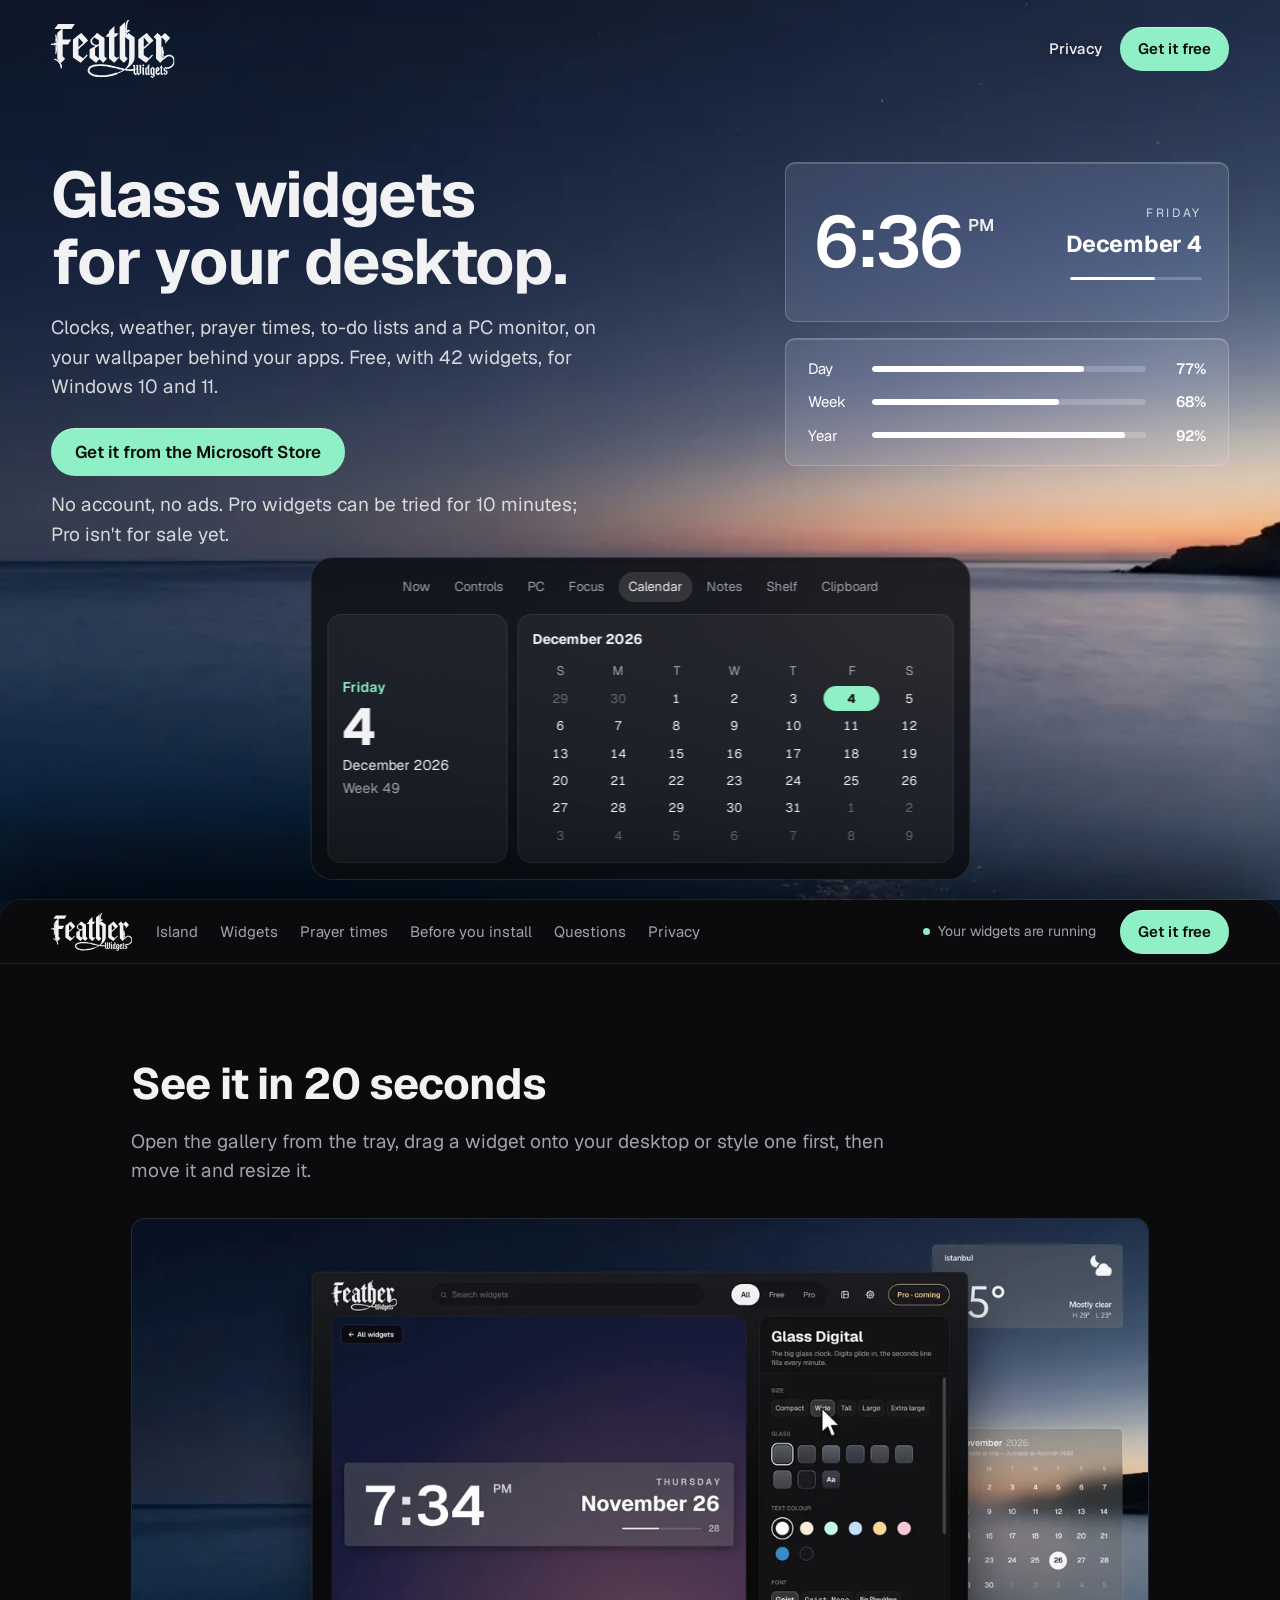
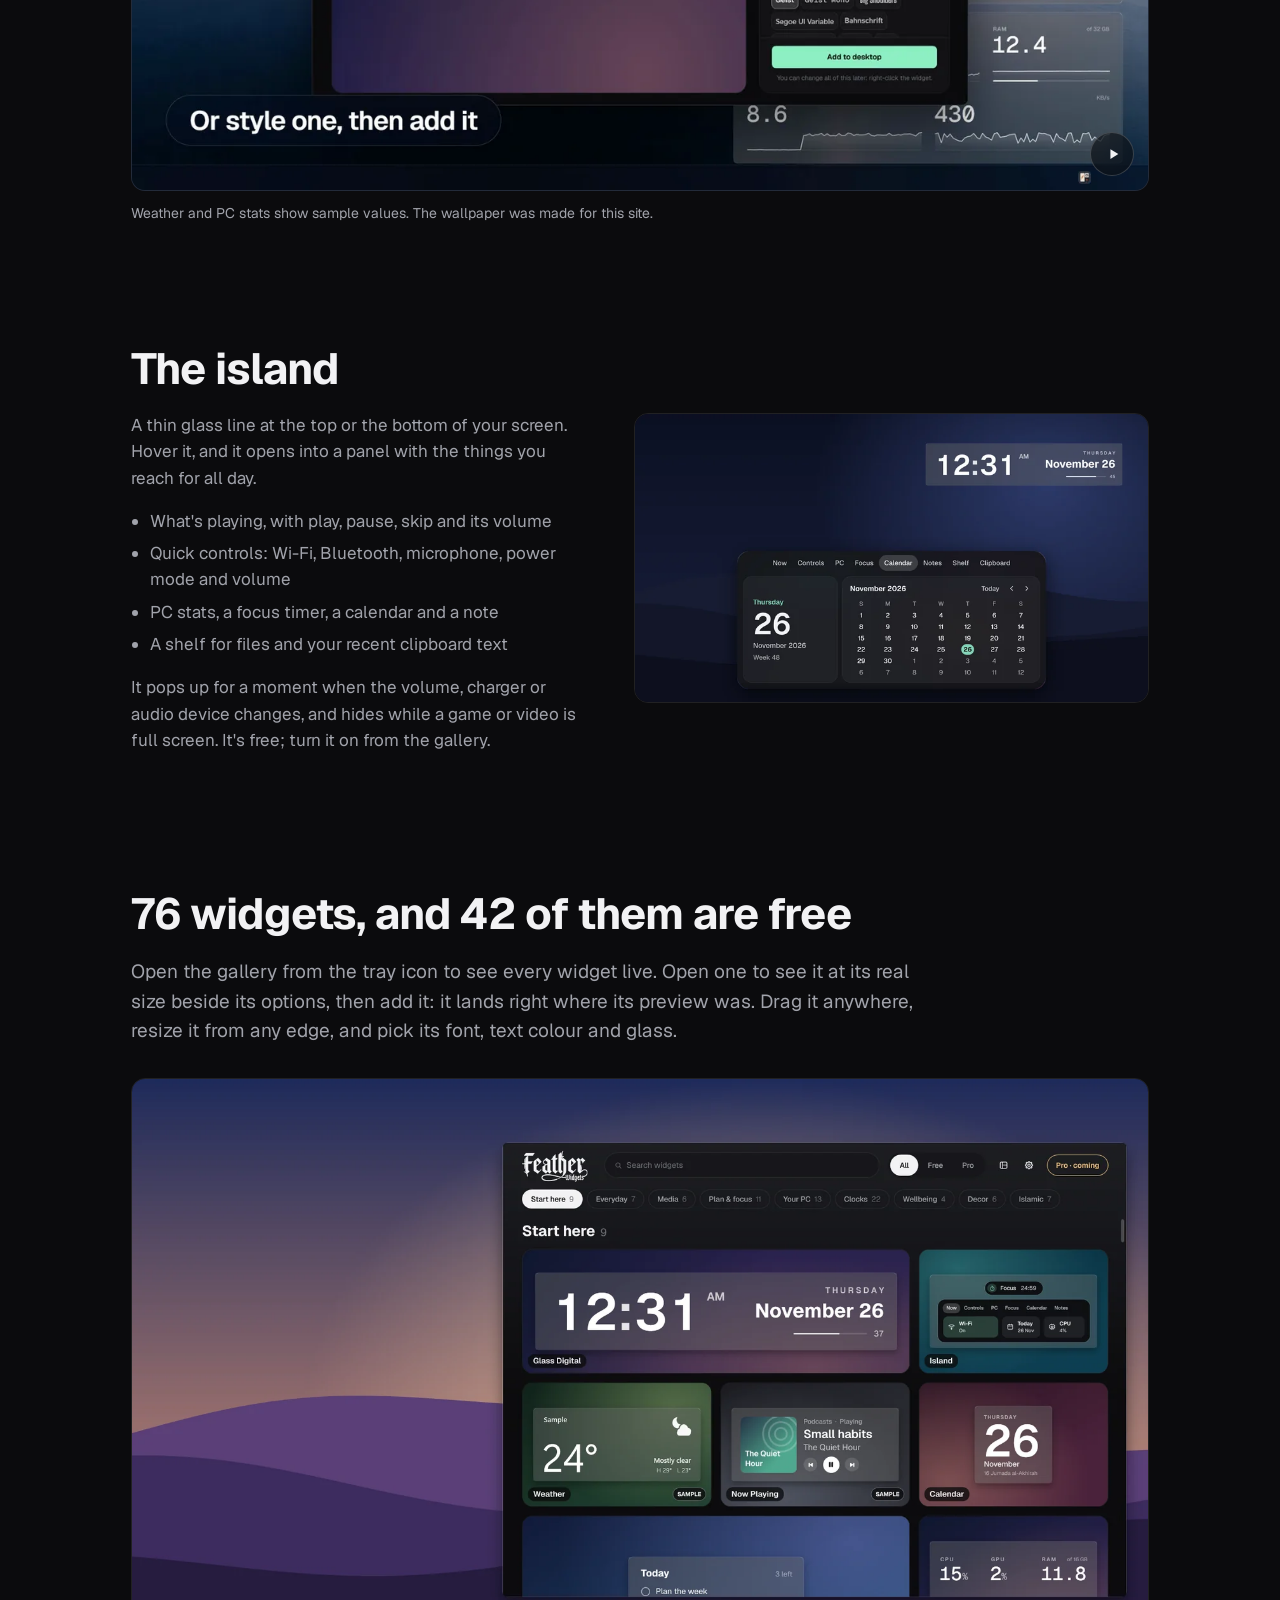
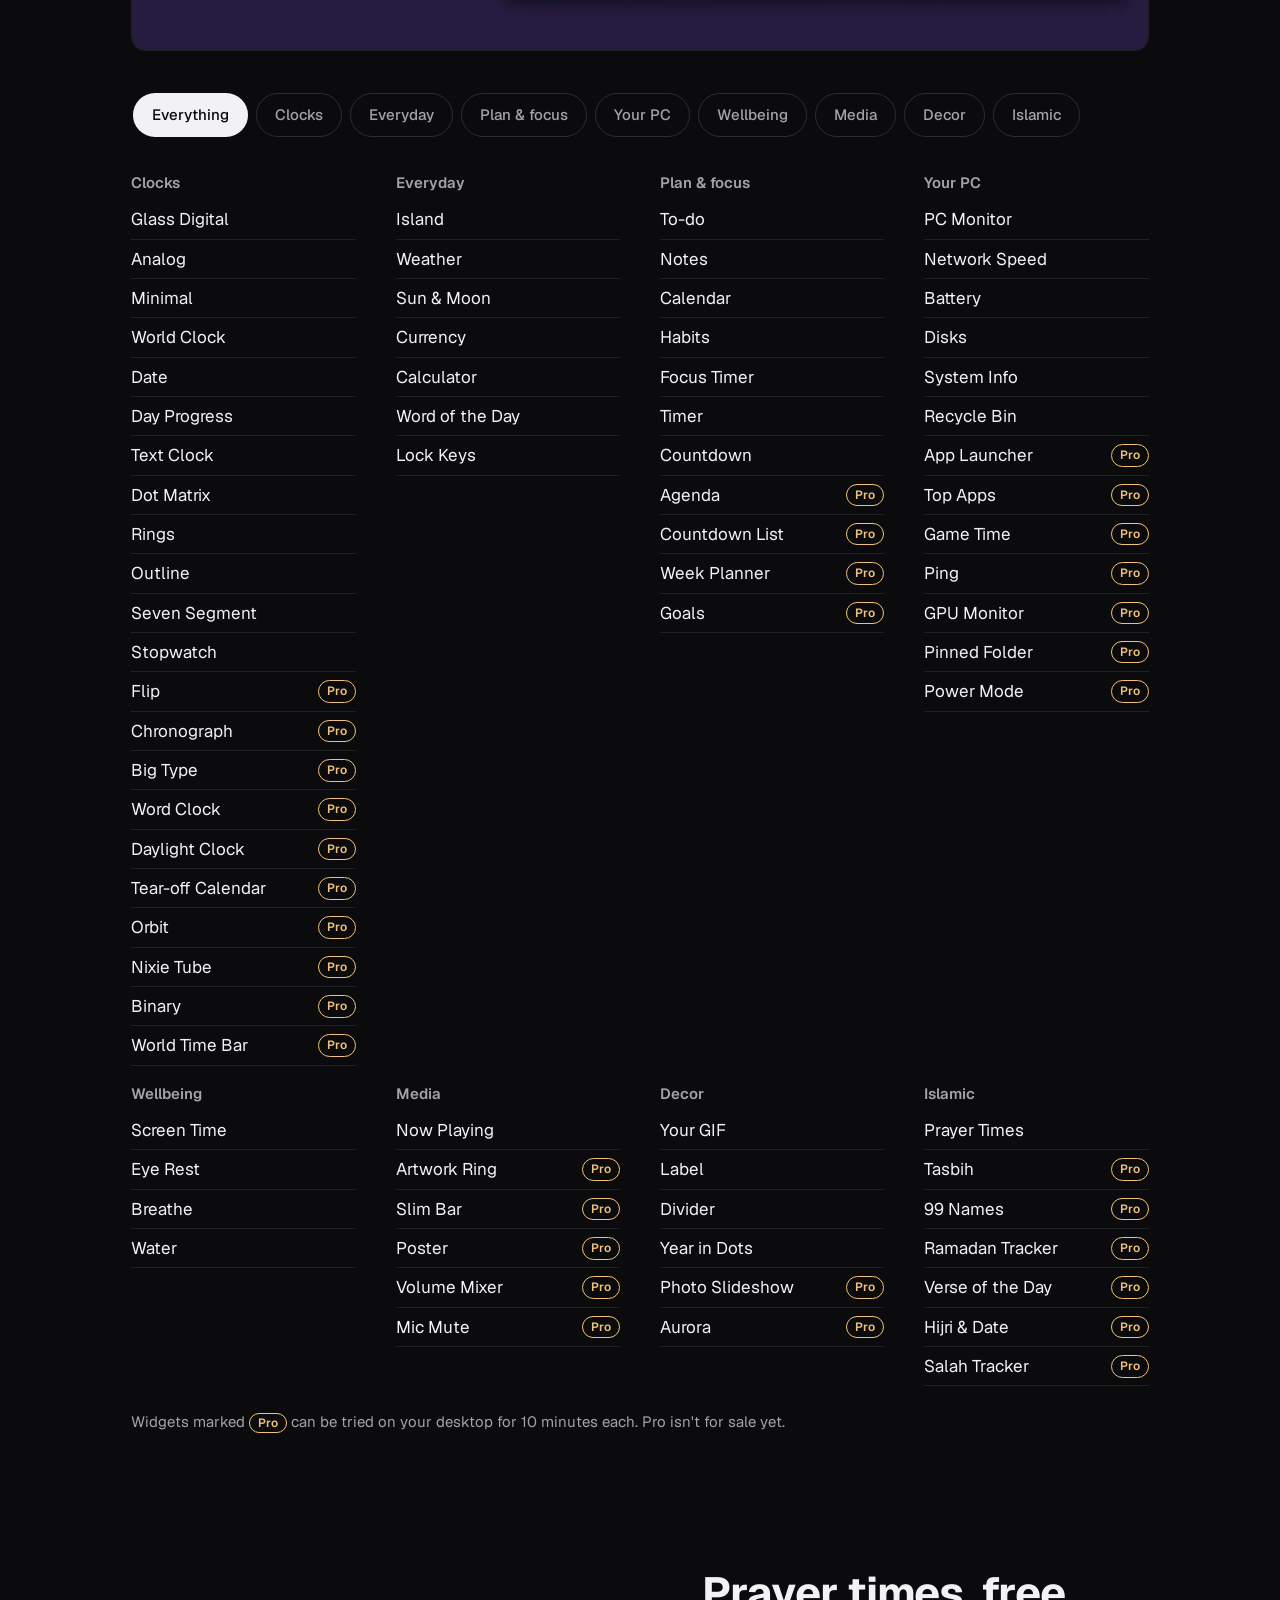
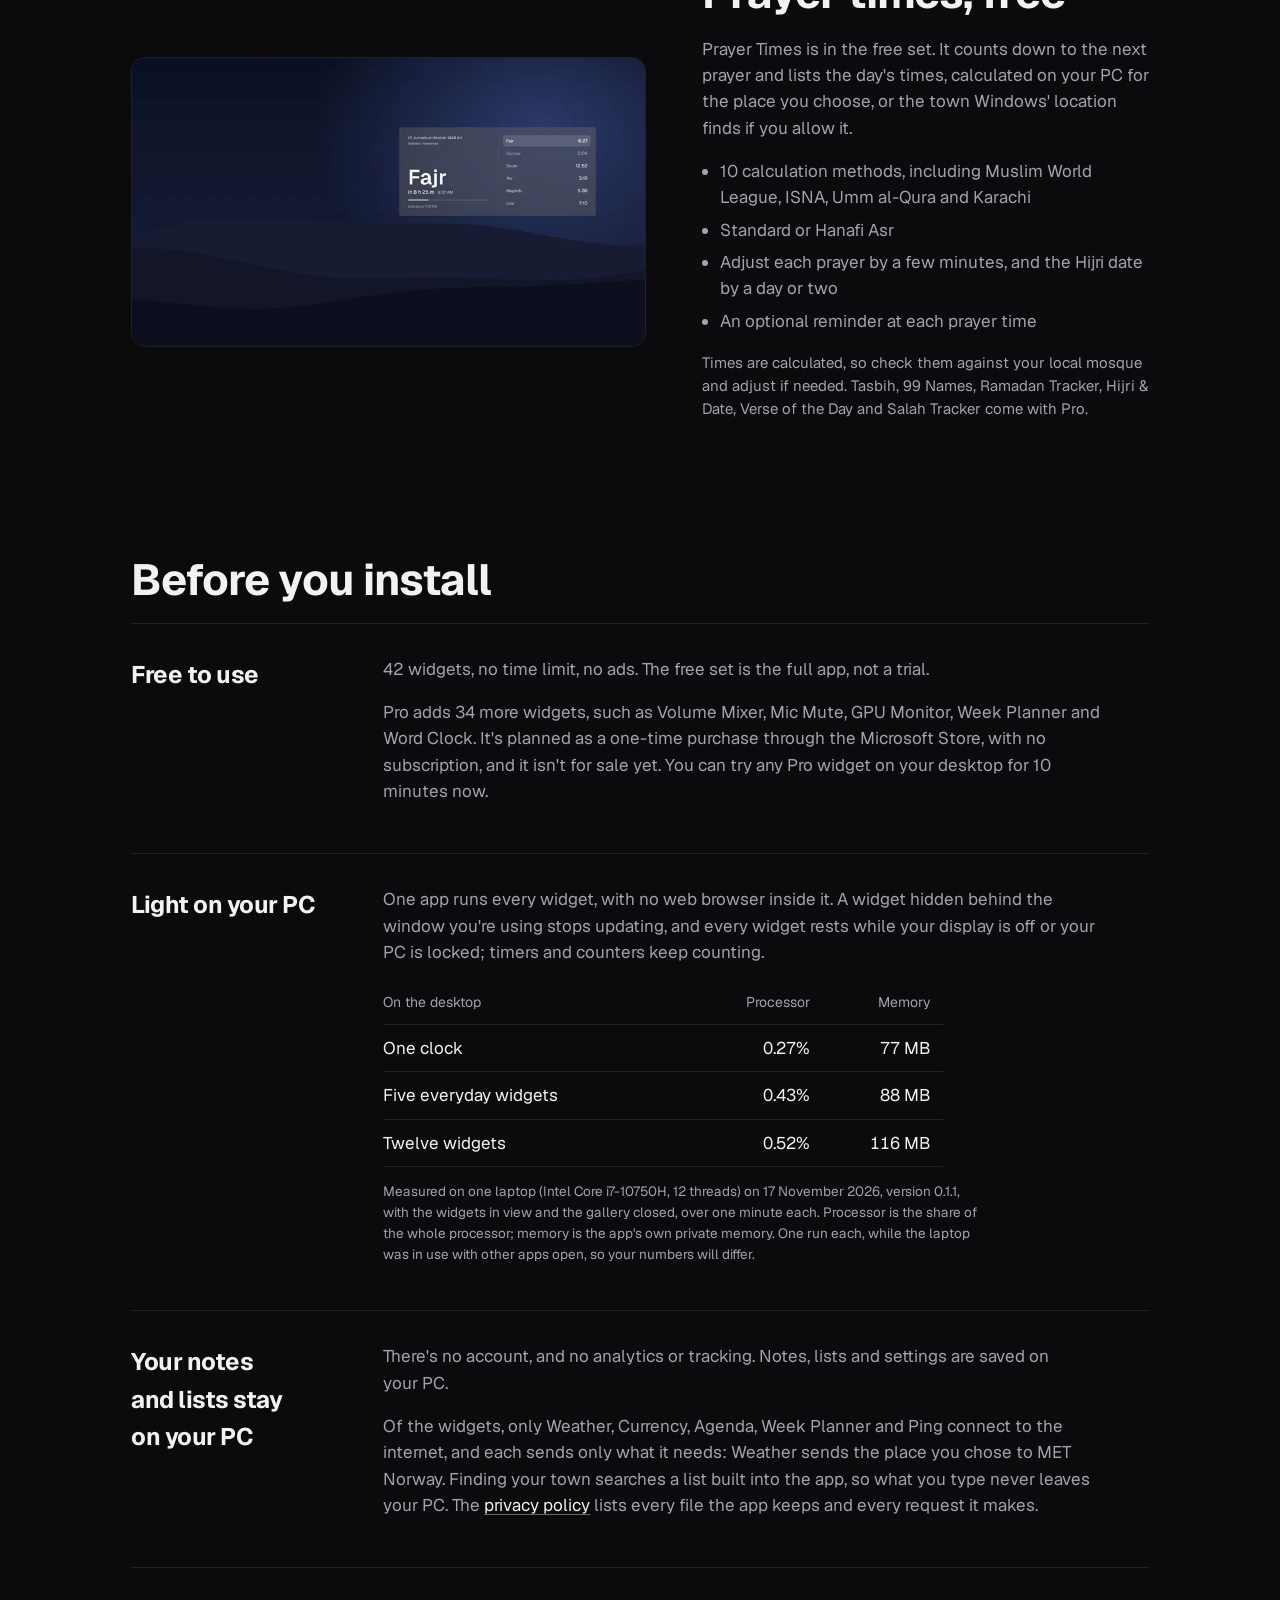
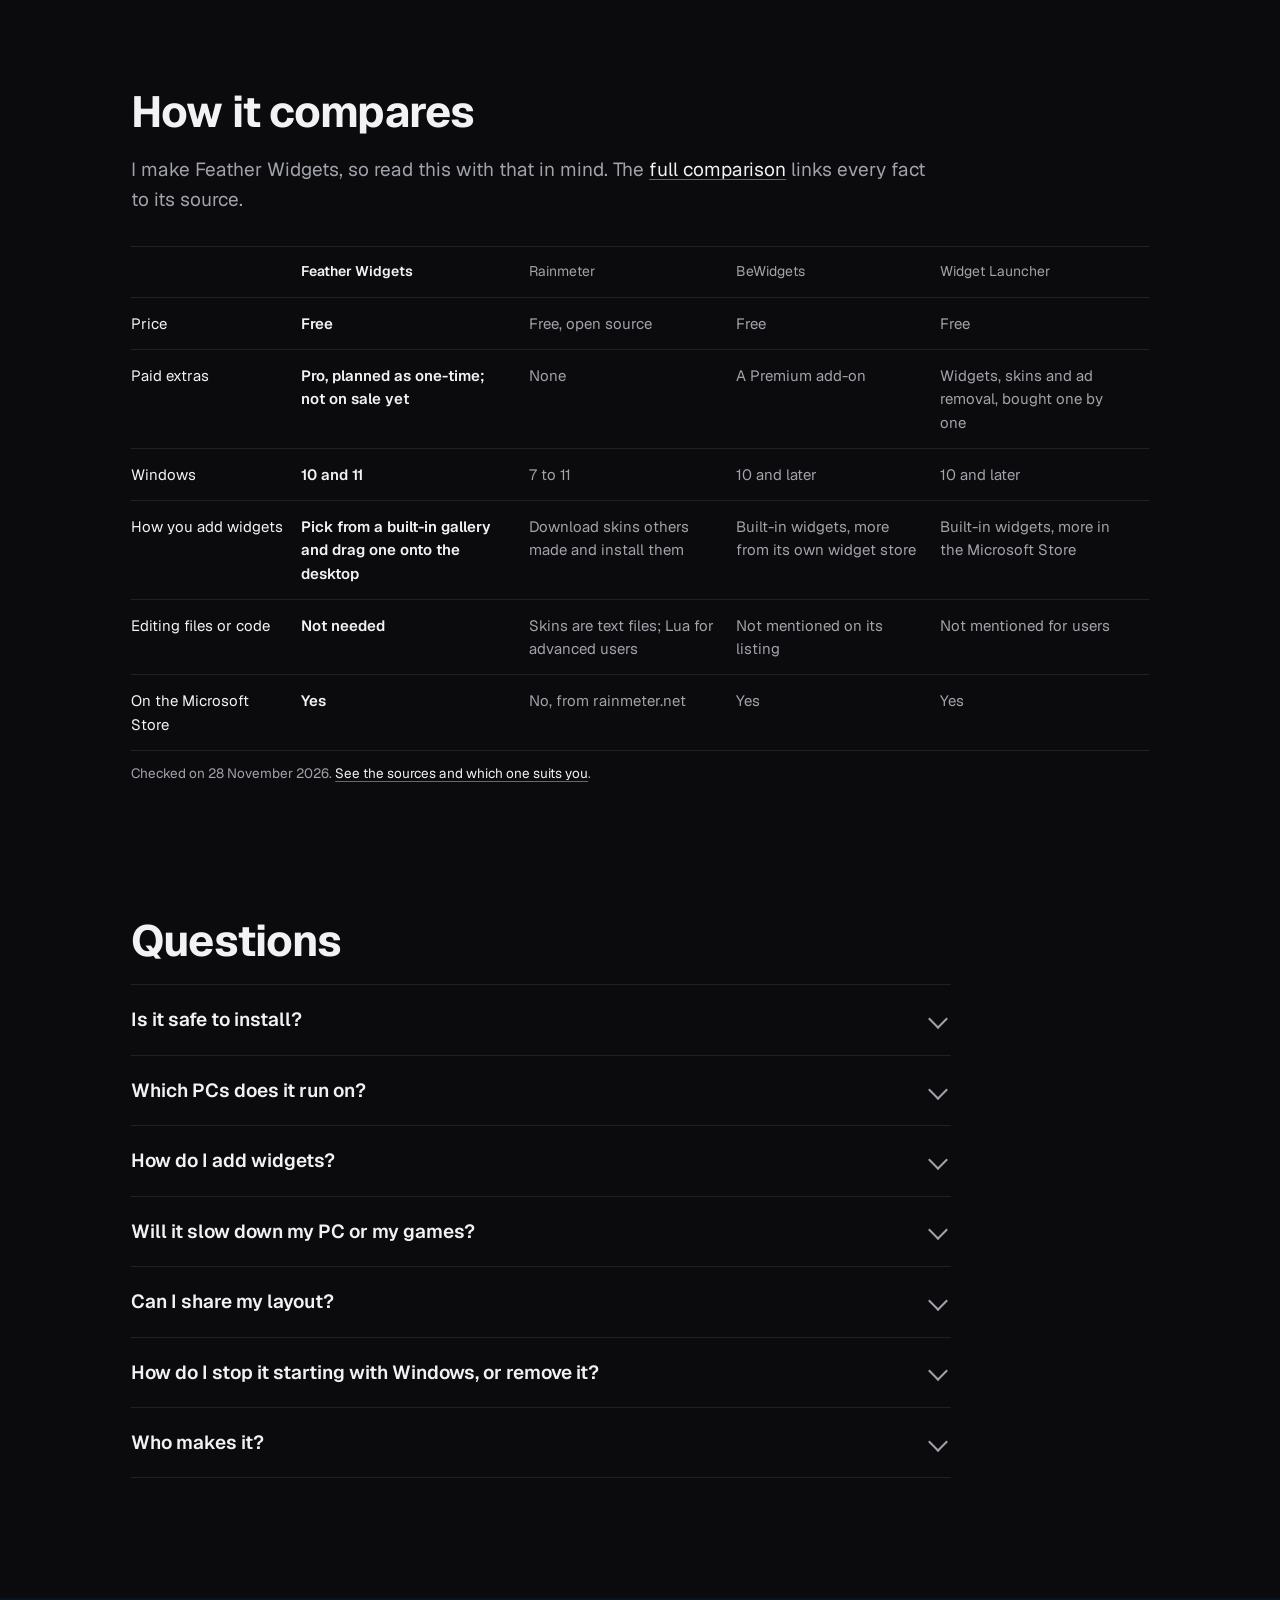
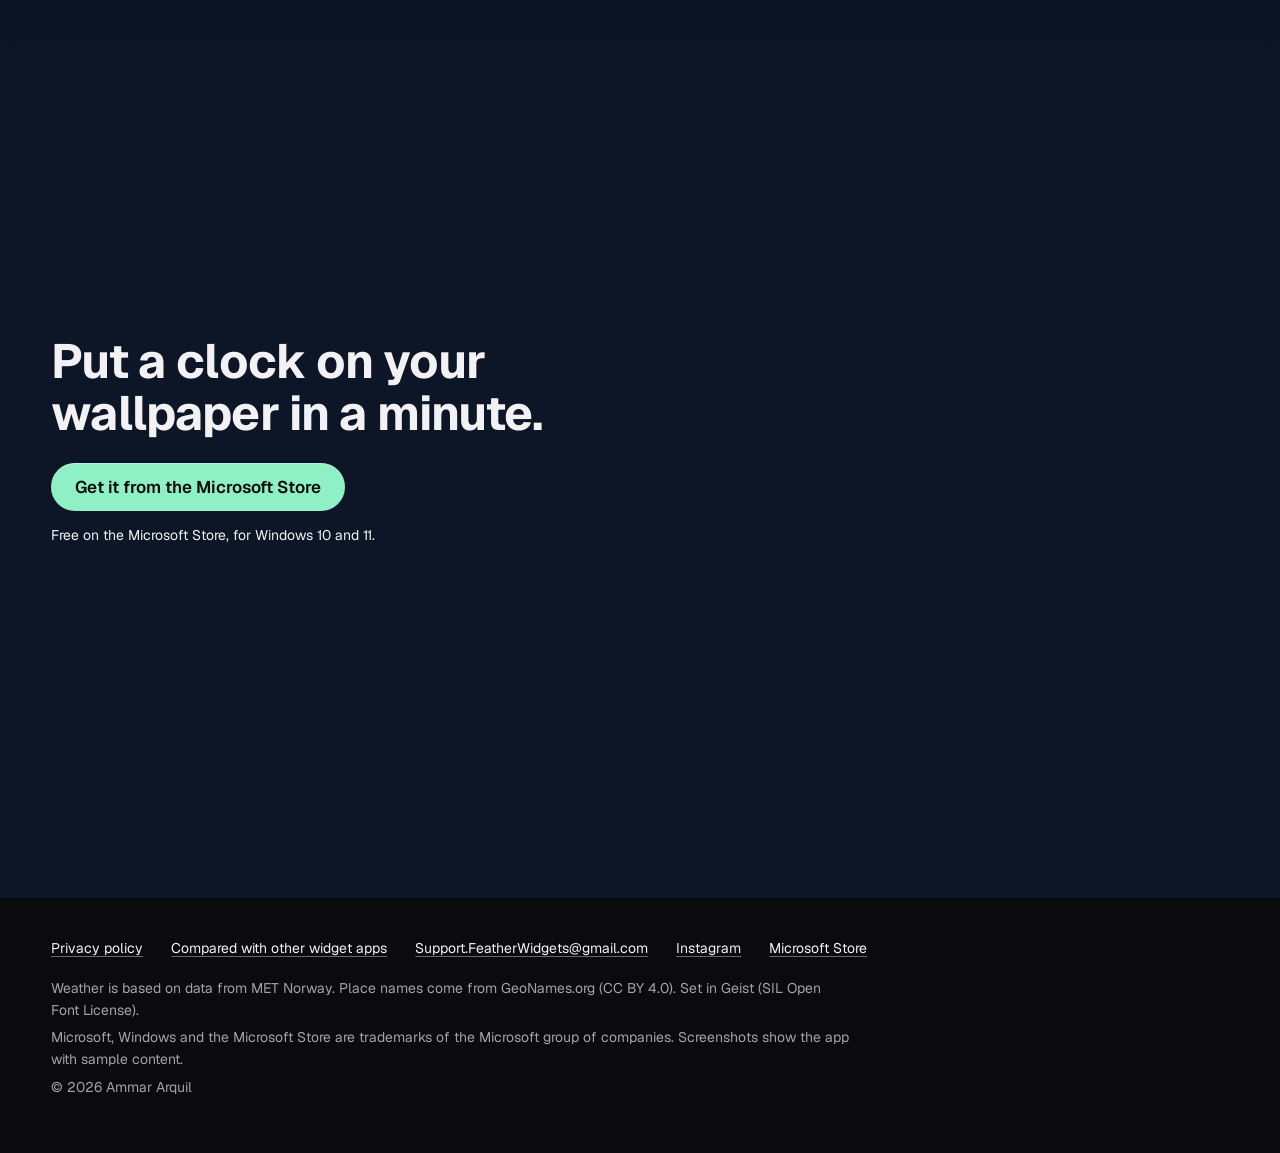
<file: index.html>
<!doctype html>
<html lang="en">
<head>
<meta charset="utf-8">
<meta name="viewport" content="width=device-width, initial-scale=1, viewport-fit=cover">
<title>Feather Widgets for Windows: glass widgets for your desktop</title>
<meta name="description" content="Free frosted-glass desktop widgets for Windows 10 and 11: clocks, weather, prayer times, to-do, notes, a PC monitor and more. No account, no ads.">
<link rel="canonical" href="https://ammartheawesome.github.io/feather-widgets/">
<meta name="theme-color" content="#0B0B0D">
<meta property="og:type" content="website">
<meta property="og:site_name" content="Feather Widgets">
<meta property="og:title" content="Feather Widgets for Windows: glass widgets for your desktop">
<meta property="og:description" content="Clocks, weather, prayer times, to-do, notes and a PC monitor on your wallpaper. Free on the Microsoft Store.">
<meta property="og:url" content="https://ammartheawesome.github.io/feather-widgets/">
<meta property="og:image" content="https://ammartheawesome.github.io/feather-widgets/assets/og.jpg">
<meta property="og:image:width" content="1200">
<meta property="og:image:height" content="630">
<meta name="twitter:card" content="summary_large_image">
<link rel="icon" href="assets/favicon-48.png">
<link rel="apple-touch-icon" href="assets/apple-touch-icon.png">
<link rel="preload" href="assets/geist.woff2" as="font" type="font/woff2" crossorigin>
<link rel="preload" as="image" href="assets/wall-sea-phone.webp" media="(max-width: 760px) and (orientation: portrait)">
<link rel="preload" as="image" imagesrcset="assets/wall-sea-1376.webp 1376w, assets/wall-sea-1920.webp 1920w" imagesizes="100vw" media="not ((max-width: 760px) and (orientation: portrait))">
<link rel="stylesheet" href="assets/home.css">
<script type="application/ld+json">
{"@context":"https://schema.org","@type":"SoftwareApplication","name":"Feather Widgets","alternateName":"Feather Widgets for Windows","operatingSystem":"Windows 10, Windows 11",
 "applicationCategory":"DesktopEnhancementApplication","description":"Frosted-glass desktop widgets for Windows: clocks, weather, prayer times, to-do, notes, a PC monitor and more.",
 "url":"https://ammartheawesome.github.io/feather-widgets/","installUrl":"https://apps.microsoft.com/detail/9N2967DGNJJS",
 "offers":{"@type":"Offer","price":"0","priceCurrency":"USD"},"author":{"@type":"Person","name":"Ammar Arquil"},
 "sameAs":["https://apps.microsoft.com/detail/9N2967DGNJJS","https://www.instagram.com/featherwidgets/"]}
</script>
</head>
<body>
<a class="skip" href="#main">Skip to content</a>

<!-- The wallpaper: a sea at blue hour, made with Google Gemini (2026-11-26), with real-looking glass widgets on it. It stays put; the page window
     below scrolls up over it, and widgets it covers pause, as they do in the app. -->
<div class="stage" id="stage">
  <picture class="wall" aria-hidden="true">
    <source media="(max-width: 760px) and (orientation: portrait)" srcset="assets/wall-sea-phone.webp" width="768" height="1376">
    <img src="assets/wall-sea-1920.webp" srcset="assets/wall-sea-1376.webp 1376w, assets/wall-sea-1920.webp 1920w" sizes="100vw" alt="" width="1920" height="1072" fetchpriority="high">
  </picture>

  <header class="top">
    <a class="mark" href="./" aria-label="Feather Widgets, home"><svg viewBox="0 0 2129 1000" aria-hidden="true"><use href="#logo"/></svg></a>
    <div class="top-actions">
      <a class="toplink" href="privacy/">Privacy</a>
      <a class="get small" href="https://apps.microsoft.com/detail/9N2967DGNJJS" data-get>Get it free</a>
    </div>
  </header>

  <div class="hero">
    <h1>Glass widgets for your desktop.</h1>
    <p>Clocks, weather, prayer times, to-do lists and a PC monitor, on your wallpaper behind your apps. Free, with 42 widgets, for Windows 10 and 11.</p>
    <a class="get" href="https://apps.microsoft.com/detail/9N2967DGNJJS" data-get>Get it from the Microsoft Store</a>
    <p class="note">No account, no ads. Pro widgets can be tried for 10 minutes; Pro isn't for sale yet.</p>
  </div>

  <!-- widgets on the wallpaper (data-widget: counted by the "paused while covered" line) -->
  <div class="w w-clock" data-widget="clock" role="button" tabindex="0" aria-label="A Glass Digital clock widget showing your time. Press Enter to change its glass.">
    <div class="clock-time"><span id="hm"></span><span class="ap" id="ap"></span></div>
    <div class="clock-side"><span class="wd" id="wd"></span><span class="dt" id="dt"></span><span class="secs"><i id="secbar"></i></span></div>
  </div>
  <div class="w w-prog" data-widget="progress" role="button" tabindex="0" aria-label="A Day Progress widget. Press Enter to change its glass.">
    <div class="row"><span>Day</span><span class="bar"><i id="pday"></i></span><b id="tday"></b></div>
    <div class="row"><span>Week</span><span class="bar"><i id="pweek"></i></span><b id="tweek"></b></div>
    <div class="row"><span>Year</span><span class="bar"><i id="pyear"></i></span><b id="tyear"></b></div>
  </div>

  <!-- the island: a pill at the bottom of the wallpaper; opens once on load, then on hover or tap -->
  <div class="island" id="island">
    <button class="pill" id="pill" aria-expanded="false" aria-controls="panel"><span class="dot"></span><span id="pilltime"></span><span class="pl">Open the island</span></button>
    <div class="panel" id="panel" role="region" aria-label="The island, open on its calendar page">
      <div class="tabs" aria-hidden="true"><span>Now</span><span>Controls</span><span>PC</span><span>Focus</span><span class="on">Calendar</span><span>Notes</span><span>Shelf</span><span>Clipboard</span></div>
      <div class="cal">
        <div class="today"><span class="dname" id="cdname"></span><b id="cday"></b><span id="cmonth"></span><span class="wk" id="cweek"></span></div>
        <div class="month"><div class="mh"><b id="cmtitle"></b></div><div class="grid" id="cgrid"></div></div>
      </div>
    </div>
  </div>
</div>

<!-- The page: an app window that scrolls up over the wallpaper -->
<main id="main" class="window">
  <div class="titlebar">
    <a class="mark" href="./" aria-label="Feather Widgets, home"><svg viewBox="0 0 2129 1000" aria-hidden="true"><use href="#logo"/></svg></a>
    <nav aria-label="Main"><a href="#island-sec">Island</a><a href="#widgets">Widgets</a><a href="#prayer">Prayer times</a><a href="#costs">Before you install</a><a href="#faq">Questions</a><a href="privacy/">Privacy</a></nav>
    <p class="status" id="status">Your widgets are running</p>
    <a class="get small" href="https://apps.microsoft.com/detail/9N2967DGNJJS" data-get>Get it free</a>
  </div>

  <!-- the demo: a silent 21.5 s loop drawn from the app's own renders (promo/site-demo in the app repo); plays only while in view,
       never on its own under reduced motion -->
  <section class="sec" id="demo" aria-labelledby="h-demo">
    <h2 id="h-demo">See it in 20 seconds</h2>
    <p class="lead">Open the gallery from the tray, drag a widget onto your desktop or style one first, then move it and resize it.</p>
    <figure class="demo">
      <div class="demo-frame">
        <video id="demo-video" muted playsinline loop preload="none" width="1280" height="720" poster="assets/demo-poster.webp" aria-describedby="demo-desc">
          <source src="assets/demo.mp4" type="video/mp4">
        </video>
        <button class="demo-toggle is-paused" id="demo-toggle" type="button" aria-label="Play the video">
          <svg class="i-play" viewBox="0 0 24 24" aria-hidden="true"><path d="M8 5.5v13l10.5-6.5z"/></svg>
          <svg class="i-pause" viewBox="0 0 24 24" aria-hidden="true"><path d="M7 5h3.5v14H7zM13.5 5H17v14h-3.5z"/></svg>
        </button>
      </div>
      <figcaption>Weather and PC stats show sample values. The wallpaper was made for this site.</figcaption>
      <p class="vh" id="demo-desc">A Windows desktop over a calm sea at dusk. From the tray icon the widget gallery opens. A calendar is dragged out of it onto the desktop. Glass Digital is opened, its size and glass looked at, and it is added where its preview was, then dragged to the top left, where it snaps into line. Last, the weather widget is resized wider and taller from its edges.</p>
    </figure>
  </section>

  <section class="sec" id="island-sec" aria-labelledby="h-island">
    <div class="split">
      <div>
        <h2 id="h-island">The island</h2>
        <p>A thin glass line at the top or the bottom of your screen. Hover it, and it opens into a panel with the things you reach for all day.</p>
        <ul class="plain">
          <li>What's playing, with play, pause, skip and its volume</li>
          <li>Quick controls: Wi-Fi, Bluetooth, microphone, power mode and volume</li>
          <li>PC stats, a focus timer, a calendar and a note</li>
          <li>A shelf for files and your recent clipboard text</li>
        </ul>
        <p>It pops up for a moment when the volume, charger or audio device changes, and hides while a game or video is full screen. It's free; turn it on from the gallery.</p>
      </div>
      <img src="assets/shots/04-island-1600.webp" srcset="assets/shots/04-island-800.webp 800w, assets/shots/04-island-1600.webp 1600w" sizes="(max-width: 900px) 100vw, 640px" width="1600" height="900" loading="lazy"
        alt="The island open at the bottom of the screen on its calendar page, with a digital clock widget above it.">
    </div>
  </section>

  <section class="sec" id="widgets" aria-labelledby="h-widgets">
    <h2 id="h-widgets">76 widgets, and 42 of them are free</h2>
    <p class="lead">Open the gallery from the tray icon to see every widget live. Open one to see it at its real size beside its options, then add it: it lands right where its preview was. Drag it anywhere, resize it from any edge, and pick its font, text colour and glass.</p>
    <img class="shot" src="assets/shots/02-gallery-1600.webp" srcset="assets/shots/02-gallery-800.webp 800w, assets/shots/02-gallery-1600.webp 1600w" sizes="(max-width: 1180px) 100vw, 1100px" width="1600" height="900" loading="lazy"
      alt="The Feather Widgets gallery with live previews of a clock, the island, weather, Now Playing and a calendar.">

    <div class="chips" role="tablist" aria-label="Widget groups">
      <span class="chip-pill" id="chippill" aria-hidden="true"></span>
      <button role="tab" aria-selected="true" data-g="all">Everything</button>
      <button role="tab" aria-selected="false" tabindex="-1" data-g="clocks">Clocks</button>
      <button role="tab" aria-selected="false" tabindex="-1" data-g="everyday">Everyday</button>
      <button role="tab" aria-selected="false" tabindex="-1" data-g="plan">Plan &amp; focus</button>
      <button role="tab" aria-selected="false" tabindex="-1" data-g="pc">Your PC</button>
      <button role="tab" aria-selected="false" tabindex="-1" data-g="wellbeing">Wellbeing</button>
      <button role="tab" aria-selected="false" tabindex="-1" data-g="media">Media</button>
      <button role="tab" aria-selected="false" tabindex="-1" data-g="decor">Decor</button>
      <button role="tab" aria-selected="false" tabindex="-1" data-g="islamic">Islamic</button>
    </div>
    <div class="list" id="list" role="tabpanel" aria-label="Widgets">
      <div data-g="clocks"><h3>Clocks</h3><ul><li>Glass Digital</li><li>Analog</li><li>Minimal</li><li>World Clock</li><li>Date</li><li>Day Progress</li><li>Text Clock</li><li>Dot Matrix</li><li>Rings</li><li>Outline</li><li>Seven Segment</li><li>Stopwatch</li><li>Flip<span class="pro">Pro</span></li><li>Chronograph<span class="pro">Pro</span></li><li>Big Type<span class="pro">Pro</span></li><li>Word Clock<span class="pro">Pro</span></li><li>Daylight Clock<span class="pro">Pro</span></li><li>Tear-off Calendar<span class="pro">Pro</span></li><li>Orbit<span class="pro">Pro</span></li><li>Nixie Tube<span class="pro">Pro</span></li><li>Binary<span class="pro">Pro</span></li><li>World Time Bar<span class="pro">Pro</span></li></ul></div>
      <div data-g="everyday"><h3>Everyday</h3><ul><li>Island</li><li>Weather</li><li>Sun &amp; Moon</li><li>Currency</li><li>Calculator</li><li>Word of the Day</li><li>Lock Keys</li></ul></div>
      <div data-g="plan"><h3>Plan &amp; focus</h3><ul><li>To-do</li><li>Notes</li><li>Calendar</li><li>Habits</li><li>Focus Timer</li><li>Timer</li><li>Countdown</li><li>Agenda<span class="pro">Pro</span></li><li>Countdown List<span class="pro">Pro</span></li><li>Week Planner<span class="pro">Pro</span></li><li>Goals<span class="pro">Pro</span></li></ul></div>
      <div data-g="pc"><h3>Your PC</h3><ul><li>PC Monitor</li><li>Network Speed</li><li>Battery</li><li>Disks</li><li>System Info</li><li>Recycle Bin</li><li>App Launcher<span class="pro">Pro</span></li><li>Top Apps<span class="pro">Pro</span></li><li>Game Time<span class="pro">Pro</span></li><li>Ping<span class="pro">Pro</span></li><li>GPU Monitor<span class="pro">Pro</span></li><li>Pinned Folder<span class="pro">Pro</span></li><li>Power Mode<span class="pro">Pro</span></li></ul></div>
      <div data-g="wellbeing"><h3>Wellbeing</h3><ul><li>Screen Time</li><li>Eye Rest</li><li>Breathe</li><li>Water</li></ul></div>
      <div data-g="media"><h3>Media</h3><ul><li>Now Playing</li><li>Artwork Ring<span class="pro">Pro</span></li><li>Slim Bar<span class="pro">Pro</span></li><li>Poster<span class="pro">Pro</span></li><li>Volume Mixer<span class="pro">Pro</span></li><li>Mic Mute<span class="pro">Pro</span></li></ul></div>
      <div data-g="decor"><h3>Decor</h3><ul><li>Your GIF</li><li>Label</li><li>Divider</li><li>Year in Dots</li><li>Photo Slideshow<span class="pro">Pro</span></li><li>Aurora<span class="pro">Pro</span></li></ul></div>
      <div data-g="islamic"><h3>Islamic</h3><ul><li>Prayer Times</li><li>Tasbih<span class="pro">Pro</span></li><li>99 Names<span class="pro">Pro</span></li><li>Ramadan Tracker<span class="pro">Pro</span></li><li>Verse of the Day<span class="pro">Pro</span></li><li>Hijri &amp; Date<span class="pro">Pro</span></li><li>Salah Tracker<span class="pro">Pro</span></li></ul></div>
    </div>
    <p class="legend">Widgets marked <span class="pro">Pro</span> can be tried on your desktop for 10 minutes each. Pro isn't for sale yet.</p>
  </section>

  <section class="sec" id="prayer" aria-labelledby="h-prayer">
    <div class="split rev">
      <img src="assets/shots/09-prayer-1600.webp" srcset="assets/shots/09-prayer-800.webp 800w, assets/shots/09-prayer-1600.webp 1600w" sizes="(max-width: 900px) 100vw, 640px" width="1600" height="900" loading="lazy"
        alt="The Prayer Times widget with a countdown to the next prayer, Fajr, and the day's times.">
      <div>
        <h2 id="h-prayer">Prayer times, free</h2>
        <p>Prayer Times is in the free set. It counts down to the next prayer and lists the day's times, calculated on your PC for the place you choose, or the town Windows' location finds if you allow it.</p>
        <ul class="plain">
          <li>10 calculation methods, including Muslim World League, ISNA, Umm al-Qura and Karachi</li>
          <li>Standard or Hanafi Asr</li>
          <li>Adjust each prayer by a few minutes, and the Hijri date by a day or two</li>
          <li>An optional reminder at each prayer time</li>
        </ul>
        <p class="quiet">Times are calculated, so check them against your local mosque and adjust if needed. Tasbih, 99 Names, Ramadan Tracker, Hijri &amp; Date, Verse of the Day and Salah Tracker come with Pro.</p>
      </div>
    </div>
  </section>

  <section class="sec" id="costs" aria-labelledby="h-costs">
    <h2 id="h-costs">Before you install</h2>
    <div class="ledger">
      <div class="entry">
        <h3>Free to use</h3>
        <div>
          <p>42 widgets, no time limit, no ads. The free set is the full app, not a trial.</p>
          <p>Pro adds 34 more widgets, such as Volume Mixer, Mic Mute, GPU Monitor, Week Planner and Word Clock. It's planned as a one-time purchase through the Microsoft Store, with no subscription, and it isn't for sale yet. You can try any Pro widget on your desktop for 10 minutes now.</p>
        </div>
      </div>
      <div class="entry">
        <h3>Light on your PC</h3>
        <div>
          <p>One app runs every widget, with no web browser inside it. A widget hidden behind the window you're using stops updating, and every widget rests while your display is off or your PC is locked; timers and counters keep counting.</p>
          <table class="spec">
            <thead><tr><th scope="col">On the desktop</th><th scope="col">Processor</th><th scope="col">Memory</th></tr></thead>
            <tbody>
              <tr><th scope="row">One clock</th><td>0.27%</td><td>77 MB</td></tr>
              <tr><th scope="row">Five everyday widgets</th><td>0.43%</td><td>88 MB</td></tr>
              <tr><th scope="row">Twelve widgets</th><td>0.52%</td><td>116 MB</td></tr>
            </tbody>
          </table>
          <p class="fine">Measured on one laptop (Intel Core i7-10750H, 12 threads) on 17 November 2026, version 0.1.1, with the widgets in view and the gallery closed, over one minute each. Processor is the share of the whole processor; memory is the app's own private memory. One run each, while the laptop was in use with other apps open, so your numbers will differ.</p>
        </div>
      </div>
      <div class="entry">
        <h3>Your notes and lists stay on your PC</h3>
        <div>
          <p>There's no account, and no analytics or tracking. Notes, lists and settings are saved on your PC.</p>
          <p>Of the widgets, only Weather, Currency, Agenda, Week Planner and Ping connect to the internet, and each sends only what it needs: Weather sends the place you chose to MET Norway. Finding your town searches a list built into the app, so what you type never leaves your PC. The <a href="privacy/">privacy policy</a> lists every file the app keeps and every request it makes.</p>
        </div>
      </div>
    </div>
  </section>

  <!-- a short version of /compare/ (same facts, no prices, which change); every fact is sourced on that page -->
  <section class="sec" id="compare" aria-labelledby="h-compare">
    <h2 id="h-compare">How it compares</h2>
    <p class="lead">I make Feather Widgets, so read this with that in mind. The <a href="compare/">full comparison</a> links every fact to its source.</p>
    <div class="cmp-wrap" tabindex="0" role="region" aria-label="Comparison table, scrolls sideways on small screens">
      <table class="cmp">
        <thead><tr><th scope="col"><span class="vh">Feature</span></th><th scope="col" class="us">Feather Widgets</th><th scope="col">Rainmeter</th><th scope="col">BeWidgets</th><th scope="col">Widget Launcher</th></tr></thead>
        <tbody>
          <tr><th scope="row">Price</th><td class="us">Free</td><td>Free, open source</td><td>Free</td><td>Free</td></tr>
          <tr><th scope="row">Paid extras</th><td class="us">Pro, planned as one-time; not on sale yet</td><td>None</td><td>A Premium add-on</td><td>Widgets, skins and ad removal, bought one by one</td></tr>
          <tr><th scope="row">Windows</th><td class="us">10 and 11</td><td>7 to 11</td><td>10 and later</td><td>10 and later</td></tr>
          <tr><th scope="row">How you add widgets</th><td class="us">Pick from a built-in gallery and drag one onto the desktop</td><td>Download skins others made and install them</td><td>Built-in widgets, more from its own widget store</td><td>Built-in widgets, more in the Microsoft Store</td></tr>
          <tr><th scope="row">Editing files or code</th><td class="us">Not needed</td><td>Skins are text files; Lua for advanced users</td><td>Not mentioned on its listing</td><td>Not mentioned for users</td></tr>
          <tr><th scope="row">On the Microsoft Store</th><td class="us">Yes</td><td>No, from rainmeter.net</td><td>Yes</td><td>Yes</td></tr>
        </tbody>
      </table>
    </div>
    <p class="fine">Checked on 28 November 2026. <a href="compare/">See the sources and which one suits you</a>.</p>
  </section>

  <section class="sec" id="faq" aria-labelledby="h-faq">
    <h2 id="h-faq">Questions</h2>
    <div class="faq">
      <details><summary>Is it safe to install?</summary><div class="a">
        <p>It comes from the Microsoft Store, which checks every app before listing it. Feather Widgets installs for your Windows account only and doesn't need administrator rights.</p></div></details>
      <details><summary>Which PCs does it run on?</summary><div class="a">
        <p>Windows 11, and Windows 10 version 2004 or later, on a 64-bit (x64) PC.</p>
        <p>On Windows 10, Lighter glass is on by default, because the frosted blur could make widgets lag there. If you turn it off, Windows 10 gets a lighter blur, which dragged smoothly in our test on one Windows 10 PC. To change it, right-click the Feather Widgets icon in the taskbar's corner (it may be under the ^ arrow) and choose Settings &gt; Lighter glass.</p></div></details>
      <details><summary>How do I add widgets?</summary><div class="a">
        <p>Open the widget gallery from the Feather Widgets icon in the taskbar's corner (the system tray). Drag a widget onto your desktop, or click it to see it at its real size beside its options, then add it: it lands right where its preview was. Right-click any widget on your desktop to change its style, size or settings.</p></div></details>
      <details><summary>Will it slow down my PC or my games?</summary><div class="a">
        <p>It's built to stay light: see <a href="#costs">the measured numbers</a>. Widgets covered by the game or app you're using stop updating until you can see them again, and they rest while your display is off; timers and counters keep counting.</p></div></details>
      <details><summary>Can I share my layout?</summary><div class="a">
        <p>Yes. Right-click the tray icon and choose Setups &gt; Share this setup to save a <code>.featherwidgets</code> file, then send it. Double-clicking the file opens it in Feather Widgets. Personal things like notes, lists, calendar links and folder paths are left out of the file.</p></div></details>
      <details><summary>How do I stop it starting with Windows, or remove it?</summary><div class="a">
        <p>Right-click the tray icon and turn off Settings &gt; Start with Windows, or in Windows Settings &gt; Apps &gt; Startup. To remove it, uninstall Feather Widgets from Windows Settings &gt; Apps &gt; Installed apps.</p></div></details>
      <details><summary>Who makes it?</summary><div class="a">
        <p>Feather Widgets is made by Ammar Arquil, an independent developer. Questions, ideas and bug reports are welcome at <a href="mailto:Support.FeatherWidgets@gmail.com">Support.FeatherWidgets@gmail.com</a>.</p></div></details>
    </div>
  </section>
</main>

<!-- the window ends; the wallpaper shows again -->
<section class="outro" aria-labelledby="h-outro">
  <div class="outro-in">
    <h2 id="h-outro">Put a clock on your wallpaper in a minute.</h2>
    <a class="get" href="https://apps.microsoft.com/detail/9N2967DGNJJS" data-get>Get it from the Microsoft Store</a>
    <p class="note">Free on the Microsoft Store, for Windows 10 and 11.</p>
  </div>
</section>

<footer class="foot">
  <div class="cols">
    <a href="privacy/">Privacy policy</a>
    <a href="compare/">Compared with other widget apps</a>
    <a href="mailto:Support.FeatherWidgets@gmail.com">Support.FeatherWidgets@gmail.com</a>
    <a href="https://www.instagram.com/featherwidgets/">Instagram</a>
    <a href="https://apps.microsoft.com/detail/9N2967DGNJJS">Microsoft Store</a>
  </div>
  <p>Weather is based on data from MET Norway. Place names come from GeoNames.org (CC BY 4.0). Set in Geist (SIL Open Font License).</p>
  <p>Microsoft, Windows and the Microsoft Store are trademarks of the Microsoft group of companies. Screenshots show the app with sample content.</p>
  <p>© 2026 Ammar Arquil</p>
</footer>

<svg width="0" height="0" style="position:absolute" aria-hidden="true"><defs><symbol id="logo" viewBox="0 0 2129 1000"><path fill="currentColor" fill-rule="evenodd" d="M1743.3,995.3C1732.7,987.1 1721.1,982.3 1714.0,983.2C1711.6,983.6 1711.3,983.5 1711.3,982.3C1711.3,980.9 1717.5,974.7 1724.0,969.7L1728.2,966.5 1734.7,966.7C1740.7,966.8 1741.7,967.0 1745.5,968.9C1747.9,970.0 1752.6,973.0 1756.0,975.6C1759.4,978.1 1762.4,980.2 1762.8,980.2C1763.4,980.2 1765.0,975.6 1765.8,971.5C1766.2,969.8 1765.5,966.8 1762.3,955.7C1761.6,953.3 1760.6,949.3 1760.1,946.8C1759.5,944.4 1758.8,942.1 1758.5,941.8C1758.1,941.4 1756.0,943.2 1752.7,946.7C1749.8,949.8 1746.9,952.5 1746.2,952.9C1745.3,953.4 1744.3,953.0 1741.6,951.3C1739.7,950.0 1737.0,947.9 1735.4,946.6C1733.9,945.3 1731.3,943.2 1729.8,942.0C1724.0,937.6 1719.5,933.5 1717.0,930.2L1714.5,926.9 1714.6,881.7L1714.8,836.5 1723.1,830.1C1737.4,819.3 1742.0,815.7 1746.6,811.8C1752.2,807.1 1753.3,806.8 1756.3,809.2C1762.7,814.2 1770.4,819.7 1775.4,822.8C1778.5,824.7 1782.1,827.4 1783.4,828.6L1785.9,830.9 1785.9,886.2L1785.9,941.4 1788.6,948.6C1791.8,957.2 1792.2,962.5 1789.7,966.4C1788.3,968.7 1780.7,975.6 1770.2,984.0C1767.4,986.3 1763.1,989.9 1760.6,992.0C1752.0,999.4 1751.2,1000.0 1750.2,999.9C1749.7,999.9 1746.6,997.8 1743.3,995.3ZM857.2,984.9C822.1,984.3 796.4,982.0 771.8,977.3C755.2,974.2 750.1,973.0 733.4,968.5C722.9,965.7 704.5,958.4 692.1,952.1C680.7,946.4 663.6,934.3 657.0,927.5C645.5,915.6 636.6,898.6 633.2,882.1C631.7,875.2 631.7,860.2 633.1,853.7C636.9,836.6 643.9,823.7 656.4,811.3C665.3,802.4 674.6,796.0 689.1,788.8C702.6,782.1 711.7,778.6 728.8,773.4C732.9,772.2 750.0,768.5 757.8,767.2C772.0,764.7 792.8,762.7 813.7,761.6C835.2,760.5 883.6,761.5 904.7,763.5C939.6,766.9 951.0,768.4 980.2,773.7C999.2,777.2 1022.1,781.7 1030.6,783.6C1032.9,784.1 1036.7,785.0 1039.2,785.5C1049.3,787.5 1059.6,789.9 1071.1,792.6C1089.0,797.0 1137.3,809.0 1147.5,811.7C1152.5,812.9 1159.2,814.7 1162.5,815.5C1165.9,816.3 1173.2,818.1 1178.8,819.5C1206.8,826.7 1231.4,832.4 1248.0,835.6C1251.7,836.4 1255.7,837.5 1256.7,838.1C1259.2,839.6 1260.7,842.6 1260.8,845.8L1260.8,848.3 1262.8,847.4C1269.5,844.6 1292.3,826.5 1300.2,817.6C1318.1,797.7 1327.0,782.4 1334.8,758.1C1336.4,753.2 1338.1,747.6 1338.6,745.7C1340.0,740.8 1343.2,723.3 1344.5,713.8C1345.0,709.4 1345.8,703.9 1346.1,701.4C1348.1,687.0 1348.2,681.0 1348.4,514.5L1348.7,346.1 1345.5,343.6C1343.8,342.3 1337.1,337.4 1330.8,332.9C1324.5,328.4 1314.8,321.5 1309.3,317.5C1295.1,307.3 1281.3,298.3 1280.1,298.3C1279.1,298.3 1279.1,309.7 1279.4,461.2C1279.7,550.8 1280.1,624.5 1280.3,625.0C1280.6,625.4 1285.2,630.1 1290.7,635.2C1317.8,661.1 1321.4,664.5 1322.2,664.9C1324.6,666.3 1323.1,668.5 1311.1,681.0C1301.7,690.8 1274.2,720.6 1269.5,725.9C1264.2,732.0 1257.5,738.2 1256.4,737.9C1256.0,737.8 1248.9,731.1 1240.8,723.1C1232.6,715.0 1216.7,699.4 1205.5,688.5L1185.1,668.5 1185.0,394.3C1184.9,243.5 1184.9,119.6 1185.1,118.9C1185.4,117.7 1194.2,109.2 1207.4,97.5C1210.0,95.2 1217.9,88.1 1225.0,81.6C1232.1,75.1 1241.4,66.7 1245.6,62.9C1249.9,59.1 1256.2,53.4 1259.6,50.2C1270.7,40.0 1277.5,34.4 1278.4,34.6C1279.3,34.7 1279.4,44.3 1279.5,116.3C1279.6,161.2 1279.7,204.0 1279.7,211.4L1279.8,224.9 1282.1,223.4C1283.4,222.5 1285.1,221.8 1285.9,221.8C1287.7,221.8 1288.1,221.3 1288.5,217.5L1288.8,214.5 1286.2,213.4C1283.1,212.1 1281.3,209.3 1280.7,204.9C1280.3,201.9 1281.5,172.8 1283.0,148.8C1283.4,143.2 1283.9,133.3 1284.3,126.8C1285.7,98.5 1288.2,79.3 1292.3,63.7C1293.2,60.4 1294.2,56.8 1294.5,55.8C1294.7,54.7 1295.9,51.3 1297.0,48.1C1298.2,45.0 1299.5,41.2 1300.0,39.8C1303.9,29.0 1315.5,9.2 1322.4,1.8L1324.0,0.0 1336.6,0.0L1349.1,0.0 1348.6,2.3C1348.0,4.9 1346.8,6.7 1342.2,12.1C1332.4,23.6 1323.1,45.3 1318.8,66.8C1314.1,89.9 1312.9,105.2 1312.5,146.2L1312.1,178.6 1315.6,175.8C1320.3,172.0 1327.0,168.6 1332.7,167.3C1337.2,166.2 1337.7,166.2 1342.8,167.2C1349.3,168.6 1354.3,171.0 1358.7,175.0C1364.7,180.3 1366.2,185.9 1363.2,191.3C1361.1,195.2 1358.4,196.6 1353.5,196.3C1346.0,196.0 1343.2,196.2 1340.3,197.5C1334.4,200.1 1326.7,207.6 1321.4,215.9C1320.2,217.7 1318.4,219.7 1317.3,220.2C1315.1,221.4 1310.4,221.6 1308.7,220.6C1307.8,220.1 1307.3,220.5 1305.9,223.3C1304.2,226.5 1304.2,226.6 1305.4,227.4C1307.3,228.8 1308.7,232.1 1308.6,235.5C1308.6,238.0 1307.8,240.4 1304.7,247.3C1302.5,252.0 1300.0,257.2 1299.1,258.8C1297.5,261.5 1302.5,256.5 1327.5,230.6C1330.6,227.4 1333.4,225.0 1334.1,225.0C1335.6,225.0 1336.3,225.5 1348.6,234.5C1357.0,240.7 1364.0,245.7 1376.2,254.2C1378.5,255.8 1384.6,260.2 1389.7,263.9C1394.7,267.5 1400.8,271.9 1403.2,273.6C1407.4,276.5 1415.0,282.0 1431.7,294.0C1436.0,297.0 1440.1,300.0 1440.9,300.5L1442.3,301.5 1442.3,476.6C1442.3,668.8 1442.5,657.3 1438.5,674.0C1437.4,678.5 1436.2,682.7 1436.0,683.5C1435.7,684.2 1434.8,686.7 1434.1,689.0C1433.4,691.3 1432.2,694.7 1431.5,696.6C1430.7,698.6 1429.9,700.9 1429.6,701.7C1428.3,706.0 1418.6,725.6 1414.6,732.2C1412.9,735.1 1411.1,738.0 1410.8,738.6C1410.4,739.2 1408.4,742.2 1406.2,745.4C1393.3,764.1 1373.1,786.0 1351.8,804.4C1349.2,806.6 1343.8,811.4 1339.7,815.1C1333.0,821.2 1312.1,837.3 1304.2,842.6C1302.0,844.0 1301.1,844.9 1301.7,845.2C1302.6,845.7 1317.4,847.7 1332.1,849.3C1339.3,850.1 1347.9,850.4 1364.2,850.5C1387.4,850.5 1393.6,850.1 1412.0,847.0C1415.8,846.4 1419.2,846.0 1419.6,846.1C1420.0,846.2 1421.1,846.5 1422.1,846.7L1423.8,847.1 1423.8,824.3L1423.8,801.6 1419.4,797.2C1416.9,794.8 1414.5,792.9 1414.1,792.9C1413.6,792.9 1412.4,792.0 1411.4,791.0C1409.7,789.1 1409.6,789.1 1410.8,787.3C1412.7,784.2 1429.6,768.0 1430.4,768.5C1430.8,768.7 1432.4,770.1 1434.0,771.5C1441.4,778.2 1445.3,782.0 1448.1,785.4L1451.2,789.1 1451.2,816.4C1451.2,831.5 1451.4,844.2 1451.6,844.8C1451.8,845.3 1452.4,845.8 1453.0,845.8C1456.2,845.8 1471.2,835.3 1473.8,831.3C1475.2,829.1 1475.3,828.0 1475.7,818.3C1475.9,812.6 1475.9,805.9 1475.7,803.5C1475.3,799.0 1474.9,798.4 1468.3,792.3C1467.0,791.1 1465.9,789.6 1465.9,788.9C1465.9,788.3 1469.8,783.7 1474.5,778.8C1479.2,773.9 1483.1,769.6 1483.1,769.2C1483.1,767.6 1485.6,769.5 1494.4,778.0L1504.2,787.4 1504.2,849.8L1504.1,912.1 1506.5,914.4C1507.8,915.7 1510.8,918.2 1513.1,920.0C1515.3,921.9 1518.5,924.6 1520.1,926.0C1521.7,927.4 1523.6,928.9 1524.4,929.4C1527.9,931.2 1527.8,933.3 1527.6,863.2L1527.4,798.7 1525.5,796.7C1524.4,795.5 1522.5,793.9 1521.2,793.1C1517.1,790.5 1516.1,789.2 1516.9,787.6C1517.8,785.9 1534.8,768.6 1535.6,768.6C1535.9,768.6 1538.4,770.7 1541.0,773.3C1543.7,775.9 1548.2,780.2 1551.0,782.8L1556.1,787.7 1556.0,810.8C1556.0,823.6 1555.9,852.8 1555.9,875.8L1555.8,917.7 1549.9,922.4C1546.6,925.0 1541.4,929.4 1538.3,932.2C1535.2,935.0 1531.2,938.4 1529.4,939.8C1527.6,941.3 1523.7,944.6 1520.7,947.3C1517.7,950.0 1515.0,952.2 1514.6,952.2C1514.2,952.2 1511.1,950.1 1507.7,947.4C1504.3,944.8 1500.5,942.0 1499.2,941.2C1497.9,940.4 1494.4,937.9 1491.4,935.5C1488.4,933.1 1485.7,931.2 1485.3,931.2C1485.0,931.2 1480.1,935.8 1474.5,941.4C1468.9,947.0 1463.8,951.9 1463.2,952.3C1462.4,952.7 1461.5,952.5 1459.6,951.3C1456.9,949.6 1445.0,940.6 1437.2,934.3C1434.6,932.2 1430.5,929.1 1428.2,927.3L1424.0,924.1 1423.7,918.5C1423.5,915.5 1423.4,904.1 1423.5,893.2L1423.5,873.4 1420.4,874.3C1418.6,874.7 1416.3,875.1 1415.3,875.1C1414.2,875.1 1411.0,875.5 1408.2,876.0C1396.9,878.1 1384.7,878.9 1367.1,878.9C1357.5,878.9 1346.9,878.6 1343.5,878.2C1340.2,877.9 1334.2,877.3 1330.1,877.0C1322.7,876.3 1317.7,875.7 1307.5,874.1C1291.0,871.5 1284.7,870.3 1283.0,869.3C1280.8,868.0 1279.3,865.2 1279.0,862.4C1278.9,860.1 1280.1,859.5 1263.3,869.6C1256.6,873.7 1250.9,877.0 1250.8,877.0C1250.7,877.0 1248.9,878.0 1246.8,879.2C1240.1,883.1 1231.2,887.7 1214.8,895.8C1196.3,904.9 1196.7,904.8 1189.0,907.9C1183.6,910.1 1181.2,911.2 1173.2,914.9C1171.4,915.7 1167.8,917.1 1165.4,918.0C1162.9,918.9 1159.4,920.2 1157.4,921.0C1155.5,921.7 1153.2,922.6 1152.3,922.9C1145.3,925.3 1145.6,925.1 1145.5,928.3C1145.2,934.8 1141.2,938.0 1129.1,941.4C1128.0,941.7 1124.3,943.0 1120.8,944.2C1114.8,946.4 1111.1,947.6 1102.6,950.1C1100.7,950.6 1098.3,951.4 1097.4,951.7C1096.5,952.0 1094.8,952.5 1093.6,952.8C1092.4,953.1 1089.2,954.0 1086.4,954.7C1083.6,955.5 1079.8,956.5 1078.1,957.0C1076.3,957.5 1069.9,959.1 1063.7,960.5C1057.6,961.9 1050.3,963.6 1047.5,964.3C1041.8,965.7 1020.1,970.2 1012.7,971.6C1003.5,973.3 992.4,975.3 980.7,977.3C972.3,978.8 947.7,981.5 928.6,983.1C915.7,984.1 877.4,985.5 870.3,985.2C867.8,985.1 862.0,985.0 857.2,984.9ZM1646.9,947.7C1635.7,939.1 1628.4,933.0 1626.4,930.5L1624.7,928.3 1624.5,882.3L1624.3,836.3 1627.1,833.9C1636.9,825.5 1659.7,808.2 1661.0,808.2C1661.4,808.2 1663.0,809.0 1664.5,810.1C1666.1,811.1 1667.6,812.0 1668.0,812.0C1668.5,812.0 1669.1,786.7 1668.7,780.9C1668.6,779.7 1668.9,778.1 1669.4,777.3C1670.9,775.1 1693.5,756.5 1694.7,756.5C1695.1,756.5 1695.3,787.2 1695.2,840.1L1695.0,923.7 1697.9,926.1C1699.5,927.5 1702.4,929.4 1704.4,930.3C1706.4,931.3 1708.2,932.4 1708.3,932.8C1708.7,933.7 1692.9,951.0 1690.6,952.2C1689.1,953.0 1688.7,952.8 1684.1,949.3C1681.3,947.3 1677.3,944.1 1675.2,942.2C1673.1,940.3 1670.9,938.8 1670.4,938.8C1669.9,938.8 1666.5,941.8 1662.8,945.5C1659.2,949.3 1655.7,952.5 1655.2,952.8C1654.5,953.2 1652.2,951.7 1646.9,947.7ZM911.4,951.6C928.1,950.8 943.0,949.4 962.1,946.7C968.6,945.8 972.7,945.2 986.9,943.0C990.1,942.5 995.7,941.6 999.4,941.0C1006.5,939.9 1027.1,935.7 1035.1,933.7C1037.7,933.1 1043.1,931.8 1047.2,930.8C1051.2,929.9 1055.6,928.8 1057.0,928.3C1058.4,927.8 1061.5,927.0 1063.7,926.4C1071.8,924.2 1081.5,921.4 1090.2,918.7C1091.6,918.3 1094.5,917.4 1096.6,916.8C1098.7,916.2 1102.4,915.0 1104.8,914.1C1107.3,913.3 1110.2,912.3 1111.2,912.0C1112.3,911.7 1116.0,910.5 1119.5,909.2C1123.0,907.9 1126.9,906.6 1128.1,906.3C1132.0,905.3 1136.6,906.9 1138.8,909.9C1140.1,911.7 1140.1,911.7 1142.2,910.6C1143.4,910.0 1149.7,907.4 1156.2,904.7C1162.6,902.0 1169.7,899.0 1171.8,898.0C1173.9,897.0 1177.5,895.4 1179.7,894.3C1188.5,890.3 1208.0,880.7 1211.2,878.8C1213.0,877.7 1217.5,875.3 1221.2,873.3C1224.8,871.4 1229.8,868.6 1232.2,867.2C1234.6,865.7 1237.2,864.2 1237.9,863.8C1239.0,863.2 1239.0,863.1 1237.0,862.5C1235.8,862.1 1232.1,861.3 1228.8,860.7C1225.5,860.1 1218.2,858.5 1212.6,857.2C1206.9,855.8 1200.2,854.3 1197.6,853.8C1194.9,853.2 1191.1,852.4 1189.0,851.9C1186.9,851.4 1179.3,849.7 1172.1,848.1C1164.9,846.4 1156.4,844.4 1153.3,843.6C1150.1,842.8 1144.2,841.3 1140.2,840.4C1136.2,839.4 1124.3,836.6 1113.8,834.0C1103.3,831.4 1092.6,828.9 1090.2,828.3C1087.7,827.8 1083.3,826.8 1080.3,826.1C1039.2,816.6 1000.2,808.7 977.7,805.3C974.0,804.7 968.6,803.9 965.6,803.4C959.0,802.3 948.3,800.9 937.2,799.5C932.7,799.0 926.8,798.3 924.2,797.9C921.5,797.6 915.5,797.0 910.8,796.7C906.0,796.3 901.2,795.9 899.9,795.7C898.7,795.6 889.5,795.0 879.5,794.4C853.7,792.9 812.1,793.7 790.3,796.0C766.8,798.6 748.9,802.0 730.1,807.6C727.6,808.3 724.8,809.1 723.7,809.4C720.9,810.2 703.8,817.6 700.4,819.5C688.8,826.1 676.3,837.0 671.9,844.6C666.9,853.1 664.8,860.5 664.8,869.7C664.8,877.6 665.8,881.8 669.4,889.3C678.2,907.3 701.3,923.6 733.3,934.4C749.6,939.9 756.6,941.6 779.5,945.7C798.0,949.1 812.2,950.6 834.0,951.6C842.0,951.9 850.5,952.3 852.8,952.4C859.6,952.8 898.1,952.2 911.4,951.6ZM1838.8,951.1C1837.2,950.2 1834.1,948.2 1831.9,946.7C1829.6,945.1 1827.7,943.9 1827.6,943.9C1827.4,943.9 1825.5,942.6 1811.1,932.6C1807.5,930.0 1804.1,927.4 1803.6,926.8C1802.9,925.9 1802.8,918.0 1802.9,881.3L1803.1,836.8 1808.6,832.8C1811.6,830.7 1817.7,826.0 1822.1,822.5C1833.1,813.9 1841.9,807.5 1843.0,807.5C1843.5,807.5 1849.6,813.2 1856.5,820.1C1865.9,829.6 1870.1,834.3 1873.3,839.1C1875.7,842.6 1877.6,845.7 1877.6,845.9C1877.6,846.7 1874.8,849.4 1869.8,853.3C1867.1,855.5 1864.9,857.6 1864.9,857.9C1864.9,858.3 1865.2,859.2 1865.6,859.9C1866.6,861.7 1866.4,866.3 1865.3,868.5C1864.7,869.6 1861.1,873.1 1857.2,876.4C1853.3,879.7 1848.5,883.8 1846.7,885.4C1844.8,887.1 1842.4,888.9 1841.3,889.4C1838.7,890.8 1834.4,890.8 1831.8,889.5L1829.8,888.4 1829.8,901.5L1829.8,914.5 1835.4,917.8C1838.5,919.7 1842.1,922.0 1843.4,923.0C1844.7,924.1 1845.8,924.6 1845.8,924.2C1845.8,922.9 1862.5,906.3 1865.2,904.9C1870.0,902.4 1875.7,903.5 1879.2,907.6C1882.0,911.0 1882.9,913.4 1882.9,917.1C1882.9,921.8 1881.5,924.4 1875.0,931.5C1872.2,934.6 1868.8,938.5 1867.6,940.0C1866.3,941.5 1864.5,943.2 1863.4,943.7C1861.1,944.9 1856.7,945.0 1854.1,943.9C1852.1,943.1 1852.1,943.1 1847.1,948.0C1844.3,950.6 1842.0,952.8 1841.9,952.8C1841.7,952.8 1840.3,952.1 1838.8,951.1ZM1592.4,948.5C1586.5,943.7 1576.2,933.3 1576.2,932.1C1576.2,931.6 1576.5,930.2 1577.0,929.1C1577.6,927.5 1577.7,917.2 1577.4,882.2L1577.1,837.4 1574.5,835.0C1573.1,833.8 1570.9,831.9 1569.6,830.9C1568.3,829.9 1567.2,828.9 1567.2,828.7C1567.2,828.0 1569.5,825.7 1576.9,818.9C1585.8,810.7 1588.0,808.8 1588.8,808.8C1589.1,808.8 1592.8,812.3 1596.9,816.6L1604.4,824.3 1604.1,866.1C1603.9,889.1 1604.0,911.1 1604.2,915.0L1604.5,922.2 1607.4,925.1C1609.0,926.7 1611.8,928.9 1613.6,930.0C1615.4,931.0 1617.0,932.3 1617.0,932.9C1617.0,934.6 1598.9,952.3 1597.3,952.2C1597.1,952.1 1594.9,950.5 1592.4,948.5ZM1911.0,950.1C1907.0,947.5 1897.8,940.1 1894.6,937.0C1893.2,935.7 1891.4,933.5 1890.5,932.1C1889.0,929.8 1888.9,929.4 1889.6,926.0C1890.5,921.7 1890.7,828.1 1889.8,826.7C1889.3,826.0 1887.3,825.7 1881.7,825.5C1877.5,825.4 1873.7,825.2 1873.3,825.0C1872.1,824.6 1872.6,823.9 1879.8,815.9C1884.9,810.1 1886.4,808.8 1888.0,808.7L1890.1,808.5 1890.2,803.3L1890.4,798.0 1902.0,786.5C1912.8,775.8 1914.6,774.2 1914.6,775.5C1914.6,775.8 1914.6,782.9 1914.6,791.3C1914.7,799.7 1914.8,807.2 1915.0,808.1L1915.4,809.6 1924.5,809.3C1931.0,809.1 1933.8,809.2 1934.0,809.8C1934.3,810.7 1931.0,816.0 1928.3,819.0C1927.1,820.2 1925.4,822.2 1924.4,823.3C1922.9,825.0 1922.0,825.4 1919.2,825.6C1917.3,825.7 1915.7,825.9 1915.6,826.1C1915.4,826.3 1915.0,907.3 1915.2,916.9C1915.2,918.4 1916.1,919.9 1918.5,922.5C1922.4,926.7 1924.1,927.8 1928.5,928.3L1931.7,928.8 1934.6,925.0C1937.6,921.2 1943.9,912.2 1943.9,911.7C1943.9,911.0 1948.7,904.4 1955.0,896.6C1960.5,889.7 1962.1,888.0 1962.8,888.5C1964.1,889.6 1963.9,892.5 1962.3,895.9C1959.7,902.0 1958.9,903.5 1957.5,905.8C1955.5,909.1 1955.6,909.9 1958.7,911.8C1960.9,913.2 1975.2,924.7 1976.4,926.1C1977.6,927.4 1981.7,929.3 1982.2,928.8C1982.6,928.4 1982.7,922.4 1982.4,913.0L1982.0,897.7 1979.6,895.4C1976.3,892.2 1969.3,887.8 1961.7,884.0C1953.6,880.0 1951.3,878.8 1948.4,877.1C1947.1,876.3 1945.6,875.5 1944.9,875.1C1944.2,874.8 1942.6,873.7 1941.4,872.7L1939.1,870.8 1938.9,855.6C1938.8,846.3 1939.0,839.5 1939.4,838.1C1940.0,835.9 1943.8,832.8 1960.9,820.6C1962.3,819.5 1965.6,817.0 1968.2,814.9C1974.2,810.0 1976.9,808.2 1978.1,808.2C1978.6,808.2 1982.8,811.0 1987.4,814.5L1995.8,820.8 1996.9,819.0C1998.4,816.5 2002.3,814.6 2006.8,814.2C2010.9,813.7 2026.5,810.6 2031.5,809.2C2035.9,808.0 2048.9,802.9 2053.7,800.4C2074.3,790.1 2092.0,770.9 2101.7,748.4C2104.4,742.2 2105.4,739.1 2107.1,732.3C2110.8,717.8 2110.8,695.2 2107.0,681.6C2106.3,679.2 2105.5,676.3 2105.2,675.3C2104.1,671.2 2098.6,660.8 2094.9,655.7C2088.1,646.5 2082.1,640.9 2072.9,635.5C2060.4,628.1 2042.9,625.0 2028.0,627.4C2018.5,629.0 2011.2,631.1 2006.3,633.6C1994.4,639.6 1982.8,648.8 1967.2,664.5C1961.6,670.1 1956.3,675.1 1955.5,675.6C1953.5,676.6 1949.0,676.6 1946.4,675.6L1944.4,674.7 1938.9,680.4C1935.8,683.5 1930.4,689.3 1926.7,693.1C1923.1,697.0 1917.3,703.0 1914.0,706.5C1910.6,710.0 1904.0,717.0 1899.3,722.1C1885.7,736.9 1884.6,738.0 1883.9,738.0C1883.6,738.0 1873.4,728.0 1861.2,715.7C1849.0,703.4 1832.8,687.4 1825.2,680.1L1811.3,667.0 1811.3,500.4L1811.4,333.8 1790.9,313.7C1779.7,302.7 1770.6,293.2 1770.7,292.8C1770.8,292.3 1773.9,288.9 1777.6,285.1C1781.3,281.3 1787.3,274.9 1791.0,270.9C1794.6,266.8 1801.2,259.7 1805.6,254.9C1815.9,243.9 1826.8,232.0 1830.4,227.7C1834.6,222.7 1835.7,223.0 1845.4,232.5C1848.6,235.6 1855.6,242.1 1861.0,247.0C1872.8,257.6 1870.6,255.5 1883.4,267.8C1895.0,278.7 1901.2,284.2 1902.1,284.3C1902.5,284.3 1908.8,278.3 1916.2,271.0C1929.0,258.4 1948.5,239.3 1959.6,228.6C1963.6,224.8 1965.1,223.7 1966.1,224.0C1966.7,224.2 1970.3,227.3 1973.9,230.9C1977.6,234.5 1986.4,243.0 1993.6,249.8C2015.3,270.4 2018.5,273.3 2027.1,281.6C2043.7,297.6 2054.2,307.9 2054.2,308.4C2054.2,308.6 2053.2,309.8 2052.0,311.1C2050.7,312.4 2047.8,315.7 2045.4,318.5C2043.1,321.2 2040.1,324.6 2038.8,326.0C2032.1,333.5 2023.9,342.6 2019.1,348.0C2004.4,364.7 1997.2,372.9 1991.7,379.2C1974.2,399.5 1966.1,408.5 1965.4,408.5C1964.7,408.5 1964.8,406.3 1965.9,400.6C1966.4,397.8 1967.2,391.9 1967.8,387.5C1968.3,383.1 1969.2,375.6 1969.8,370.8C1970.4,366.0 1970.7,361.4 1970.4,360.5C1970.2,359.6 1967.4,356.2 1964.1,352.9C1953.7,342.4 1936.2,325.5 1926.7,316.7C1921.6,312.0 1916.0,306.8 1914.3,305.1C1911.0,302.0 1909.4,301.2 1906.9,301.6C1905.4,301.8 1905.3,301.9 1905.0,311.7C1904.8,317.1 1904.7,389.7 1904.7,473.1L1904.7,624.7 1909.9,629.6C1912.7,632.3 1919.9,639.0 1925.9,644.4L1936.8,654.4 1946.9,644.4C1966.3,625.2 1977.5,616.7 1993.6,609.1C2003.0,604.7 2007.8,603.1 2018.2,600.9C2024.2,599.7 2027.1,599.5 2038.6,599.5C2050.2,599.5 2052.8,599.7 2058.6,601.0C2066.8,602.8 2070.7,604.0 2078.5,607.4C2090.4,612.5 2097.6,617.6 2107.7,627.8C2116.2,636.3 2121.6,643.6 2125.6,651.8L2128.7,658.2 2128.7,707.5C2128.7,755.5 2128.7,756.9 2127.5,760.3C2118.6,783.5 2094.9,809.9 2070.7,823.3C2060.1,829.3 2041.5,836.1 2027.1,839.3C2011.3,842.8 2006.4,843.1 2002.1,840.6L2000.1,839.5 1997.8,843.2C1996.6,845.2 1995.5,847.1 1995.5,847.3C1995.5,847.8 1988.2,858.3 1985.5,861.6C1983.9,863.5 1982.9,864.3 1981.9,864.1C1979.5,863.8 1979.9,861.1 1983.4,854.6C1985.2,851.2 1986.6,847.8 1986.6,846.9C1986.6,845.7 1985.7,844.7 1983.0,842.8C1981.1,841.5 1977.5,838.6 1975.0,836.5C1966.8,829.5 1966.2,829.1 1965.3,829.4C1964.2,829.8 1964.1,833.2 1964.9,847.2C1965.3,855.2 1965.5,856.1 1966.9,857.6C1967.8,858.5 1969.0,859.5 1969.7,859.9C1970.4,860.2 1972.0,861.0 1973.2,861.8C1975.8,863.3 1979.5,865.2 1980.9,865.8C1981.4,866.0 1982.7,866.7 1983.7,867.4C1984.8,868.1 1986.7,869.2 1987.9,869.8C1999.8,876.4 2002.7,878.1 2005.6,880.3L2008.9,882.8 2008.9,902.2L2008.9,921.6 2004.3,924.9C1995.4,931.4 1981.2,942.3 1977.4,945.5C1969.3,952.5 1967.7,952.9 1964.3,949.3C1958.9,943.7 1939.5,928.0 1937.9,928.0C1937.4,928.0 1936.5,928.8 1935.9,929.7C1935.3,930.6 1932.0,934.4 1928.6,938.1C1925.3,941.8 1921.8,945.7 1920.9,946.7C1918.5,949.6 1915.6,952.2 1914.8,952.2C1914.4,952.2 1912.7,951.3 1911.0,950.1ZM1668.6,929.7C1668.6,929.3 1668.6,909.5 1668.7,885.7L1668.8,842.4 1667.3,841.1C1666.4,840.5 1663.2,837.6 1660.1,834.7C1653.7,828.9 1651.6,827.4 1650.6,828.5C1650.1,828.9 1649.9,842.9 1649.9,872.6L1649.9,916.1 1654.1,920.1C1662.8,928.3 1668.6,932.2 1668.6,929.7ZM1758.8,885.9L1758.8,842.9 1755.6,840.9C1753.8,839.8 1750.0,837.1 1747.2,835.0C1744.3,832.8 1741.7,831.1 1741.3,831.1C1740.8,831.1 1740.6,843.6 1740.6,873.3L1740.6,915.5 1744.6,919.3C1749.9,924.3 1756.6,929.3 1757.8,929.1C1758.6,928.9 1758.8,923.6 1758.8,885.9ZM1475.3,885.7C1475.4,857.8 1475.3,843.2 1474.8,843.2C1474.5,843.2 1472.9,844.2 1471.4,845.4C1469.8,846.6 1466.9,848.3 1464.8,849.3C1462.8,850.2 1459.7,851.7 1458.0,852.5C1456.3,853.4 1454.6,854.0 1454.2,854.0C1453.7,854.0 1452.8,854.7 1452.1,855.5C1450.9,856.9 1450.9,858.1 1450.7,884.4L1450.5,911.8 1453.2,914.2C1454.8,915.5 1457.9,917.8 1460.2,919.4C1462.4,920.9 1466.3,923.6 1468.8,925.4C1471.2,927.1 1473.7,928.5 1474.2,928.4C1475.0,928.3 1475.2,923.0 1475.3,885.7ZM1836.6,856.5C1839.4,854.2 1842.6,851.8 1843.7,851.2C1845.7,850.2 1845.7,850.1 1844.9,848.5C1844.4,847.5 1841.9,844.4 1839.4,841.6C1836.9,838.8 1834.2,835.7 1833.5,834.8C1832.7,833.8 1831.6,833.0 1831.0,833.0C1829.8,833.0 1829.8,833.8 1829.9,847.4C1830.0,857.8 1830.2,861.6 1830.7,861.2C1831.1,860.9 1833.7,858.8 1836.6,856.5ZM174.8,836.8C169.7,835.7 167.6,832.4 166.4,823.8C164.0,806.9 160.2,792.8 155.6,783.9C154.3,781.3 153.0,778.3 152.8,777.2C152.3,774.6 153.2,770.8 154.9,768.4L156.4,766.5 149.2,759.6C145.2,755.8 141.8,752.7 141.5,752.7C141.2,752.7 139.5,751.7 137.6,750.5C135.8,749.3 132.8,747.7 130.9,746.9C128.4,745.9 127.5,745.2 127.6,744.5C127.9,743.3 131.0,743.4 136.4,744.8C138.3,745.2 139.9,745.6 140.0,745.4C140.4,745.1 133.9,735.5 130.4,731.1C118.3,716.0 94.7,699.5 73.2,691.2C62.8,687.2 59.6,685.7 58.1,684.3C53.1,679.7 53.7,671.6 59.3,668.3C62.0,666.7 68.5,666.6 73.3,668.1C75.2,668.8 78.2,669.7 80.0,670.3C98.9,676.2 125.8,690.2 139.6,701.3C146.6,706.9 155.9,716.3 160.7,722.5C164.9,727.9 172.7,741.2 172.8,743.1C173.1,747.8 171.9,751.2 169.5,752.9C168.1,753.9 168.1,753.9 169.2,756.7C170.3,759.6 170.3,759.6 173.4,759.6C177.1,759.6 180.2,761.2 181.7,763.9C183.1,766.3 185.6,775.8 187.3,785.2C188.4,791.3 188.7,795.0 188.6,807.5C188.6,823.3 188.0,828.5 185.7,832.5C183.6,836.0 179.1,837.8 174.8,836.8ZM1580.8,792.7C1575.8,787.7 1571.7,783.2 1571.7,782.6C1571.7,782.0 1575.8,777.5 1580.7,772.5C1587.8,765.3 1589.9,763.5 1590.8,764.0C1592.2,764.7 1609.3,782.3 1609.3,783.0C1609.3,783.7 1591.2,801.8 1590.5,801.8C1590.2,801.8 1585.9,797.7 1580.8,792.7ZM173.9,735.0C171.6,732.7 165.8,726.3 160.9,720.9C150.7,709.6 126.3,684.8 115.2,674.6L107.7,667.6 107.7,556.2C107.6,495.0 107.4,444.9 107.1,444.9C106.3,444.9 104.5,447.1 104.5,448.1C104.5,449.0 103.2,453.3 101.6,457.6C100.0,462.0 98.5,469.3 99.1,469.5C101.2,470.2 104.0,472.5 104.9,474.3C106.6,477.5 106.4,481.4 103.6,507.6C103.1,512.2 102.5,518.2 102.3,521.0C100.4,548.4 94.7,576.3 90.0,581.5C86.1,585.8 77.8,585.5 74.8,580.9C72.8,577.8 72.6,574.7 73.9,567.1C77.0,550.2 77.7,542.2 77.7,523.9C77.7,507.1 77.5,502.9 75.7,488.5C74.3,476.7 75.1,472.8 79.4,470.3C80.6,469.5 81.6,468.6 81.6,468.2C81.5,466.9 78.0,462.4 75.8,460.9C74.6,460.1 73.5,459.2 73.4,458.9C73.3,458.5 74.2,457.0 75.4,455.6C76.6,454.1 78.5,451.3 79.7,449.3C83.3,443.5 88.9,436.3 92.5,433.2C94.3,431.5 95.6,430.0 95.4,429.7C95.1,429.5 93.7,429.7 92.2,430.1C90.8,430.5 88.7,431.2 87.6,431.5C77.5,434.5 68.6,439.8 65.2,444.9C64.3,446.3 63.2,447.4 62.7,447.4C62.2,447.4 61.2,446.2 60.5,444.8C59.5,442.7 59.2,441.4 59.5,439.4C59.8,437.3 59.6,436.4 58.8,435.6C56.6,433.4 48.9,429.1 44.1,427.4L41.5,426.5 40.2,428.6C37.8,432.8 32.8,434.0 24.0,432.5C20.8,432.0 14.1,431.0 9.2,430.4L0.3,429.3 0.1,419.2C-0.0,409.3 -0.0,409.2 1.4,408.9C2.2,408.8 6.0,408.2 9.9,407.6C13.7,407.0 20.1,405.8 24.1,405.0C33.7,402.9 38.1,403.9 40.5,408.6C41.0,409.6 41.7,410.4 41.9,410.2C42.2,410.1 44.2,409.1 46.5,408.0C51.5,405.6 52.4,405.0 55.9,402.3C58.5,400.3 58.6,400.0 58.6,396.7C58.6,392.4 60.6,387.5 62.4,387.5C63.0,387.5 64.3,388.6 65.3,390.0C69.1,395.5 76.5,400.0 87.6,403.5C91.6,404.8 95.6,405.1 95.6,404.2C95.6,403.9 94.2,402.7 92.4,401.6C89.1,399.5 83.2,392.3 80.4,386.9C79.5,385.3 77.4,382.1 75.7,379.8C74.0,377.5 72.7,375.4 72.7,375.2C72.7,375.0 73.9,374.1 75.5,373.2C78.2,371.6 81.6,367.7 81.6,366.1C81.6,365.7 80.6,364.7 79.4,364.0C75.2,361.6 74.5,358.4 75.7,348.0C76.1,344.7 76.8,339.5 77.1,336.5C77.5,333.5 77.7,323.4 77.7,313.9C77.7,300.4 77.5,294.6 76.5,287.1C74.7,273.5 73.9,268.6 72.9,264.0C70.7,254.7 74.5,248.4 82.2,248.4C87.0,248.4 91.3,251.5 92.2,255.5C92.4,256.4 92.9,258.2 93.4,259.4C95.9,265.8 101.5,301.5 102.6,318.4C103.5,331.2 104.5,341.7 105.5,348.4C106.9,357.1 105.6,361.6 101.0,363.8C99.8,364.3 98.8,365.3 98.8,365.8C98.8,367.6 104.1,383.3 105.7,386.1C106.6,387.6 107.6,388.0 107.5,386.7C107.5,386.3 107.6,349.5 107.6,305.1L107.7,224.2 113.3,219.0C116.4,216.1 121.2,211.8 124.0,209.3C126.8,206.9 129.2,204.8 129.4,204.6C129.8,204.1 147.6,188.2 153.9,182.6C156.7,180.1 161.1,176.1 163.8,173.7C171.0,167.0 177.7,161.0 181.5,158.0C183.3,156.5 184.8,154.9 184.8,154.4C184.8,153.8 173.9,153.6 123.3,153.6C56.1,153.6 60.1,153.8 63.3,150.0C64.1,149.0 67.5,144.5 70.7,139.9C76.2,132.3 85.9,119.1 94.0,108.0C98.9,101.5 111.2,84.6 116.3,77.4C118.8,74.0 121.4,70.5 122.2,69.7L123.6,68.2 266.7,68.2C345.4,68.2 409.9,68.4 410.1,68.7C410.4,69.3 409.2,71.2 397.7,88.6C394.4,93.7 391.5,98.1 391.3,98.5C390.1,100.9 358.7,148.2 356.5,150.9L354.3,153.6 278.4,153.6C236.7,153.6 202.3,153.7 202.0,153.9C201.6,154.2 201.4,188.3 201.4,245.7C201.4,332.1 201.5,337.1 202.5,337.7C203.2,338.0 231.9,338.2 273.1,338.0C311.3,337.9 343.2,337.9 344.0,338.2C346.0,338.8 345.8,339.8 342.7,344.7C341.2,347.0 339.7,349.4 339.5,349.9C339.2,350.4 338.7,351.4 338.2,352.1C337.8,352.8 336.5,355.1 335.2,357.1C334.0,359.2 332.5,361.6 331.9,362.6C331.3,363.5 330.6,364.7 330.3,365.2C329.8,366.3 320.9,381.6 319.9,383.0C319.6,383.6 319.1,384.4 318.9,385.0C318.6,385.5 316.4,389.4 313.9,393.6C311.4,397.8 309.2,401.6 308.9,402.2C308.7,402.7 307.9,404.0 307.2,405.0C306.5,406.1 305.7,407.5 305.3,408.2C304.9,408.9 303.1,411.9 301.3,414.9L297.9,420.3 249.8,420.7L201.7,421.0 201.6,522.7L201.4,624.3 206.7,629.8C211.2,634.5 228.7,651.3 241.5,663.3L245.7,667.1 243.5,669.6C242.4,671.0 237.0,676.5 231.7,682.0C226.4,687.4 218.2,696.0 213.5,701.1C208.8,706.2 204.8,710.5 204.6,710.7C204.4,710.8 201.8,713.6 198.9,716.7C195.9,719.9 191.0,725.0 188.0,728.2C185.0,731.3 181.6,735.1 180.4,736.6L178.1,739.4 173.9,735.0ZM509.5,737.4C508.9,736.7 505.2,734.0 501.3,731.4C497.4,728.7 490.7,724.0 486.3,720.9C477.6,714.7 468.3,708.3 453.5,698.2C448.2,694.7 441.7,690.2 439.0,688.3C436.2,686.4 432.0,683.5 429.6,682.0C425.4,679.3 421.4,676.5 409.6,668.2C406.9,666.3 404.5,664.8 404.4,664.8C404.3,664.8 401.1,662.7 397.3,660.1C393.5,657.6 388.2,654.1 385.4,652.4C382.7,650.7 380.2,648.8 379.9,648.2C379.2,646.9 378.9,340.1 379.6,336.6C379.8,335.5 380.9,333.7 381.9,332.7C384.0,330.5 394.9,321.7 399.0,318.8C400.6,317.7 405.7,313.8 410.5,310.1C415.2,306.4 423.5,300.0 428.9,295.8C434.4,291.5 442.5,285.2 447.1,281.7C451.7,278.1 457.4,273.7 459.8,271.8C462.3,270.0 468.0,265.5 472.6,262.0C488.4,249.8 523.9,223.1 524.4,223.1C524.9,223.1 533.4,232.2 535.6,235.1C536.3,236.0 540.2,240.4 544.3,244.7C555.5,256.7 555.5,256.7 560.7,262.9C563.4,266.1 570.1,273.5 575.5,279.5C581.0,285.4 587.0,292.2 588.9,294.5C590.8,296.7 594.7,301.2 597.5,304.4C600.3,307.6 606.2,314.3 610.6,319.3C615.0,324.3 619.9,329.9 621.5,331.7C623.0,333.5 626.3,337.2 628.7,340.0C631.1,342.8 634.6,346.8 636.5,348.8C638.4,350.8 639.9,352.7 639.9,353.0C639.9,353.4 637.8,355.4 635.3,357.6C632.7,359.9 630.5,361.8 630.3,362.0C630.2,362.2 626.9,365.2 623.0,368.7C609.9,380.5 604.6,385.3 600.7,388.9C598.6,390.8 595.4,393.7 593.7,395.2C586.5,401.3 574.0,412.7 566.0,420.3C563.0,423.1 557.8,427.9 554.5,430.9C551.2,433.8 546.9,437.7 545.0,439.5C543.1,441.2 541.3,442.9 540.9,443.3C540.5,443.6 537.6,446.4 534.4,449.3C531.2,452.3 526.0,457.2 522.7,460.2C519.4,463.1 516.4,465.9 516.0,466.3C515.6,466.6 512.9,469.0 509.9,471.6C507.0,474.2 502.2,478.5 499.4,481.2C494.9,485.4 488.0,491.8 476.6,501.9L473.6,504.6 473.6,554.7L473.6,604.8 476.7,607.2C478.4,608.5 483.0,611.6 486.9,614.1C490.8,616.5 498.5,621.7 504.2,625.6C509.8,629.4 516.6,634.0 519.3,635.7C522.0,637.5 531.0,643.3 539.2,648.8C547.4,654.2 554.5,658.8 554.9,658.9C555.7,659.1 576.3,638.1 598.4,614.6C607.9,604.3 616.3,595.9 616.9,595.9C617.4,595.9 621.1,599.1 624.9,602.9C631.4,609.4 631.8,610.0 631.1,611.4C630.6,612.2 626.8,616.5 622.6,621.1C618.3,625.7 612.3,632.2 609.1,635.8C602.3,643.3 582.5,664.4 570.7,676.9C567.6,680.2 562.7,685.3 559.9,688.3C557.1,691.3 553.7,694.9 552.3,696.3C550.9,697.8 543.8,705.2 536.6,712.9C520.1,730.5 512.1,738.7 511.3,738.7C511.0,738.7 510.2,738.1 509.5,737.4ZM1078.6,730.0C1073.1,725.2 1065.9,719.0 1062.8,716.1C1059.6,713.3 1055.8,709.8 1054.2,708.5C1052.6,707.1 1049.8,704.6 1048.0,702.8C1046.1,701.1 1042.8,698.2 1040.5,696.4C1038.2,694.6 1033.0,690.2 1028.9,686.7C1024.7,683.1 1017.2,676.7 1012.1,672.4C1007.0,668.1 1002.4,664.1 1001.9,663.5C1001.0,662.5 1000.9,643.1 1001.0,476.4C1001.1,347.4 1000.9,290.1 1000.5,289.5C999.9,288.8 993.5,288.7 969.8,288.7C948.4,288.8 939.7,288.6 939.6,288.1C939.3,287.4 942.3,283.7 949.6,275.7C951.8,273.2 954.9,269.5 956.5,267.4C958.2,265.3 961.5,261.1 964.0,258.1C966.5,255.1 972.6,247.8 977.5,241.8L986.6,230.9 993.4,230.5C997.1,230.3 1000.4,229.9 1000.7,229.7C1001.0,229.5 1001.3,221.3 1001.3,210.7L1001.3,192.1 1006.9,186.7C1009.9,183.7 1015.9,178.1 1020.1,174.1C1024.3,170.1 1033.0,161.6 1039.5,155.3C1054.9,140.2 1065.1,130.4 1076.5,119.8C1091.6,105.7 1092.3,105.0 1093.0,105.3C1093.4,105.4 1093.7,126.1 1093.7,167.2C1093.8,222.4 1093.9,229.0 1094.8,229.9C1095.7,230.8 1099.4,230.8 1129.8,230.4C1161.4,230.0 1163.8,230.0 1164.2,231.0C1164.5,231.7 1163.9,232.8 1162.7,234.1C1160.7,236.1 1157.9,239.6 1146.6,254.3C1143.5,258.3 1139.6,263.4 1137.9,265.5C1136.3,267.6 1133.8,270.7 1132.3,272.5C1130.8,274.2 1127.7,278.2 1125.3,281.4C1122.8,284.5 1120.4,287.5 1119.9,287.9C1119.2,288.5 1115.6,288.7 1107.0,288.7C1097.6,288.7 1095.0,288.9 1094.4,289.6C1093.8,290.3 1093.7,330.5 1093.7,455.3L1093.9,620.1 1096.2,622.2C1100.1,625.9 1119.1,641.1 1132.5,651.3L1137.8,655.3 1139.8,653.5C1140.9,652.5 1145.7,647.9 1150.6,643.2C1155.4,638.6 1159.9,634.8 1160.5,634.8C1161.4,634.8 1171.6,645.0 1172.9,647.3C1173.3,648.0 1172.4,649.3 1170.0,651.9C1157.8,664.9 1147.8,675.6 1131.3,693.4C1120.7,704.9 1122.0,703.5 1118.2,707.5C1116.4,709.4 1113.2,713.0 1110.9,715.4C1108.7,717.9 1103.4,723.6 1099.1,728.1C1094.9,732.6 1091.4,736.5 1091.2,736.9C1091.1,737.2 1090.5,737.7 1089.9,738.0C1088.9,738.6 1087.0,737.2 1078.6,730.0ZM893.8,733.7C891.4,731.4 883.3,723.7 876.0,716.7C849.0,690.8 834.3,677.4 833.4,678.0C833.0,678.2 831.4,679.9 829.8,681.6C828.3,683.4 824.6,687.4 821.5,690.6C818.5,693.7 814.8,697.8 813.2,699.5C810.0,703.2 788.1,727.5 784.5,731.4C783.2,732.8 781.5,734.7 780.7,735.7C780.0,736.6 779.0,737.4 778.4,737.4C777.6,737.4 772.4,733.6 748.2,715.2C743.9,711.9 736.1,706.0 731.0,702.3C726.0,698.5 720.6,694.5 719.2,693.3C717.8,692.2 714.3,689.5 711.4,687.4C708.5,685.3 700.2,679.3 693.0,674.0C685.9,668.7 676.8,662.2 673.0,659.4C669.1,656.5 665.8,653.7 665.7,653.0C665.5,652.3 665.4,619.0 665.5,579.1L665.7,506.4 668.3,504.7C669.7,503.8 672.3,502.2 674.1,501.2C675.9,500.2 683.0,496.0 689.7,491.9C696.5,487.9 703.5,483.7 705.2,482.8C707.0,481.8 709.6,480.3 711.0,479.4C712.4,478.5 714.1,477.4 714.8,477.0C716.0,476.4 723.4,471.9 725.9,470.3C728.8,468.5 736.9,464.0 737.2,464.0C737.4,464.0 739.2,462.9 741.2,461.6C743.1,460.2 746.9,458.0 749.5,456.6C754.1,454.2 758.9,451.3 762.2,449.0C763.9,447.7 763.1,446.8 760.2,446.8C759.3,446.8 757.3,446.4 755.8,445.9C743.0,441.8 741.4,441.3 732.0,437.2C713.3,429.2 703.1,421.6 692.8,407.6C681.5,392.4 676.4,370.5 679.7,351.2C681.4,341.3 684.0,335.1 689.4,327.8C692.3,324.0 744.8,271.7 773.1,244.4C777.5,240.2 784.0,234.0 787.5,230.5C793.6,224.7 794.1,224.4 795.7,225.0C797.2,225.6 799.9,227.4 813.8,237.0C816.5,238.9 827.1,246.2 837.5,253.1C847.8,260.1 862.6,270.1 870.3,275.4C878.0,280.7 885.9,286.0 887.8,287.3C889.8,288.5 894.6,291.9 898.7,294.8C902.7,297.7 909.6,302.5 914.0,305.4L921.9,310.8 922.0,469.0L922.0,627.3 928.7,633.8C934.6,639.6 945.8,650.0 955.4,658.7C957.3,660.5 960.3,663.2 962.0,664.8L965.1,667.7 962.4,670.9C960.9,672.6 955.9,678.0 951.2,682.9C946.6,687.8 938.7,696.4 933.7,702.0C928.6,707.6 921.6,715.2 918.1,718.9C914.6,722.6 909.2,728.4 906.1,731.9C903.0,735.3 900.0,738.0 899.4,738.0C898.8,738.0 896.3,736.1 893.8,733.7ZM1634.1,735.2C1631.9,733.6 1627.3,730.5 1624.0,728.2C1620.6,725.9 1616.6,723.1 1615.0,722.0C1613.5,720.9 1606.6,716.2 1599.7,711.6C1587.1,703.1 1582.2,699.7 1574.4,694.3C1572.0,692.6 1567.5,689.6 1564.4,687.5C1561.2,685.4 1557.3,682.8 1555.8,681.8C1548.8,677.0 1537.7,669.5 1536.8,668.9C1535.1,667.9 1527.1,662.5 1523.1,659.7C1521.1,658.3 1516.9,655.7 1513.9,653.8C1510.8,652.0 1507.6,649.8 1506.9,649.0L1505.4,647.6 1505.4,491.8C1505.4,394.7 1505.6,335.4 1506.0,334.4C1506.4,333.5 1508.0,331.7 1509.7,330.3C1515.3,326.0 1527.2,317.0 1536.6,310.0C1541.7,306.2 1547.3,302.0 1549.1,300.5C1550.8,299.0 1562.0,290.5 1573.9,281.5C1585.9,272.5 1599.0,262.4 1603.3,259.1C1607.5,255.8 1615.2,249.7 1620.5,245.8C1625.7,241.8 1634.6,235.0 1640.2,230.8C1645.7,226.5 1650.5,223.1 1650.7,223.1C1651.4,223.1 1658.9,231.1 1668.9,242.5C1673.8,248.1 1679.7,254.7 1682.0,257.2C1687.3,263.0 1714.0,293.1 1717.3,297.0C1718.7,298.7 1723.5,304.1 1727.9,308.9C1738.4,320.7 1746.8,330.3 1753.3,338.1C1756.2,341.6 1760.2,346.1 1762.1,348.1C1765.5,351.6 1765.7,351.8 1764.8,353.4C1764.0,355.0 1756.3,362.4 1743.8,373.5C1736.6,379.9 1731.4,384.7 1729.2,386.9C1728.3,387.8 1723.4,392.2 1718.3,396.7C1713.2,401.3 1707.2,406.7 1704.9,408.9C1692.4,420.6 1682.9,429.3 1671.4,439.4C1667.9,442.6 1662.9,447.1 1660.3,449.6C1657.7,452.1 1654.3,455.1 1652.9,456.3C1649.6,459.2 1639.7,468.1 1633.6,473.9C1631.0,476.3 1627.7,479.3 1626.3,480.6C1613.0,492.3 1602.9,501.4 1601.3,503.1L1599.3,505.2 1599.3,554.4C1599.3,601.5 1599.3,603.7 1600.5,605.1C1601.7,606.7 1602.9,607.5 1616.0,616.0C1624.0,621.1 1630.0,625.2 1640.4,632.4C1643.8,634.8 1651.2,639.8 1656.8,643.5C1662.4,647.2 1669.9,652.2 1673.5,654.7C1677.1,657.1 1680.4,659.0 1680.9,659.0C1681.4,659.0 1687.4,653.2 1694.2,646.1C1701.0,639.1 1711.1,628.5 1716.7,622.7C1722.3,616.9 1730.5,608.4 1734.8,603.7C1739.2,599.1 1743.0,595.3 1743.4,595.3C1743.8,595.3 1747.4,598.6 1751.4,602.6L1758.7,609.9 1753.0,616.1C1749.8,619.6 1746.1,623.7 1744.8,625.2C1742.3,628.1 1737.1,633.8 1721.8,650.4C1717.2,655.3 1705.9,667.3 1696.6,677.1C1687.3,686.8 1674.3,700.6 1667.7,707.7C1653.3,723.0 1639.9,737.0 1638.9,737.6C1638.5,737.8 1636.3,736.7 1634.1,735.2ZM826.8,655.8C826.7,654.2 826.5,605.5 826.3,547.5C826.1,489.5 825.7,441.9 825.4,441.8C824.8,441.6 821.9,443.4 807.5,452.8C802.1,456.4 796.4,460.1 794.8,461.1C790.6,463.5 789.9,464.0 785.5,466.9C783.4,468.3 781.2,469.7 780.7,469.9C780.2,470.1 776.4,472.6 772.1,475.5C767.9,478.3 763.9,480.8 763.2,481.1C760.2,482.4 760.3,480.0 760.3,547.2L760.3,610.9 762.4,612.7C765.5,615.4 796.8,638.5 809.2,647.2C815.1,651.4 821.2,655.7 822.8,656.9C824.4,658.0 826.0,658.9 826.3,658.8C826.7,658.7 826.9,657.3 826.8,655.8ZM1934.2,635.4C1931.3,632.9 1931.0,632.8 1929.2,633.5C1926.5,634.6 1922.5,634.4 1920.1,633.1C1916.0,630.6 1911.4,621.0 1908.8,609.6C1907.3,603.3 1907.3,603.0 1907.1,537.6C1907.0,501.5 1907.0,470.5 1907.3,468.6C1908.0,462.5 1912.0,458.7 1917.8,458.7C1921.5,458.7 1924.5,460.3 1926.4,463.1C1927.8,465.2 1929.7,473.0 1931.5,484.4C1937.7,522.5 1944.1,549.8 1950.4,564.4C1953.7,572.0 1952.8,578.0 1947.9,580.8C1945.1,582.4 1940.7,582.4 1937.8,580.7L1935.6,579.4 1935.6,584.3C1935.6,595.6 1937.7,604.4 1941.3,608.3C1944.0,611.3 1944.9,616.4 1943.3,619.4C1942.6,620.8 1942.3,620.7 1947.4,621.7C1949.3,622.1 1954.5,620.9 1956.3,619.7C1957.8,618.7 1959.2,618.6 1959.2,619.5C1959.2,620.5 1952.2,629.6 1949.6,632.0C1942.3,638.8 1939.0,639.5 1934.2,635.4ZM1612.7,456.5C1619.0,451.0 1626.2,444.8 1628.4,442.7C1630.7,440.6 1637.3,434.7 1643.1,429.6C1648.8,424.5 1655.4,418.6 1657.7,416.5C1660.0,414.3 1666.1,408.8 1671.3,404.1C1676.5,399.5 1680.7,395.4 1680.7,395.0C1680.7,393.8 1669.0,380.1 1639.6,347.0C1631.5,338.0 1622.7,328.1 1619.9,325.1C1617.1,322.1 1611.7,316.0 1607.9,311.5C1601.9,304.6 1600.0,302.7 1599.7,303.5C1599.7,303.6 1599.5,334.1 1599.4,371.3C1599.1,439.0 1599.5,466.5 1600.5,466.5C1600.8,466.5 1606.3,462.0 1612.7,456.5ZM483.4,459.4C490.9,452.9 508.5,437.2 514.7,431.4C516.4,429.8 520.2,426.5 523.0,424.0C525.9,421.6 529.0,418.7 530.0,417.7C531.1,416.7 537.0,411.4 543.2,406.0C549.4,400.6 554.5,395.8 554.5,395.4C554.5,394.3 549.1,387.3 542.1,379.3C538.9,375.7 534.3,370.3 531.9,367.4C517.5,350.5 489.3,319.0 476.9,306.1C475.8,304.9 474.6,304.1 474.3,304.3C474.0,304.4 473.7,340.9 473.6,385.2C473.5,463.4 473.5,465.9 474.6,465.9C475.3,465.9 479.2,463.0 483.4,459.4ZM792.6,429.0C792.9,428.7 796.0,427.0 799.4,425.2C802.8,423.4 807.3,420.8 809.6,419.4C811.8,418.0 815.4,415.8 817.7,414.3C820.0,412.9 822.9,410.9 824.1,409.9L826.3,408.0 826.3,381.4L826.4,354.7 824.3,352.8C823.1,351.8 819.5,349.1 816.3,346.9C808.6,341.6 784.8,325.6 783.4,324.7C782.9,324.4 780.2,322.5 777.6,320.6C774.9,318.7 771.1,315.9 769.0,314.5C766.9,313.2 761.9,309.8 757.9,307.0C752.4,303.2 750.3,302.1 749.2,302.4C747.4,302.8 725.3,325.4 720.4,331.9C711.9,343.0 709.4,350.0 709.4,363.0C709.3,379.5 713.8,391.4 724.1,402.5C731.0,409.9 744.5,418.9 753.7,422.3C759.4,424.4 769.9,427.6 774.4,428.5C779.7,429.5 791.6,429.9 792.6,429.0ZM1285.1,274.7L1288.8,271.0 1285.7,271.1C1284.0,271.1 1282.0,270.9 1281.2,270.6C1279.8,270.2 1279.8,270.3 1279.8,274.3C1279.8,277.3 1280.0,278.5 1280.6,278.5C1281.0,278.5 1283.1,276.8 1285.1,274.7Z"/></symbol></defs></svg>

<script src="assets/gsap.min.js"></script>
<script src="assets/spring.js"></script>
<script src="assets/lenis.min.js"></script>
<script src="assets/home.js"></script>
</body>
</html>
</file>
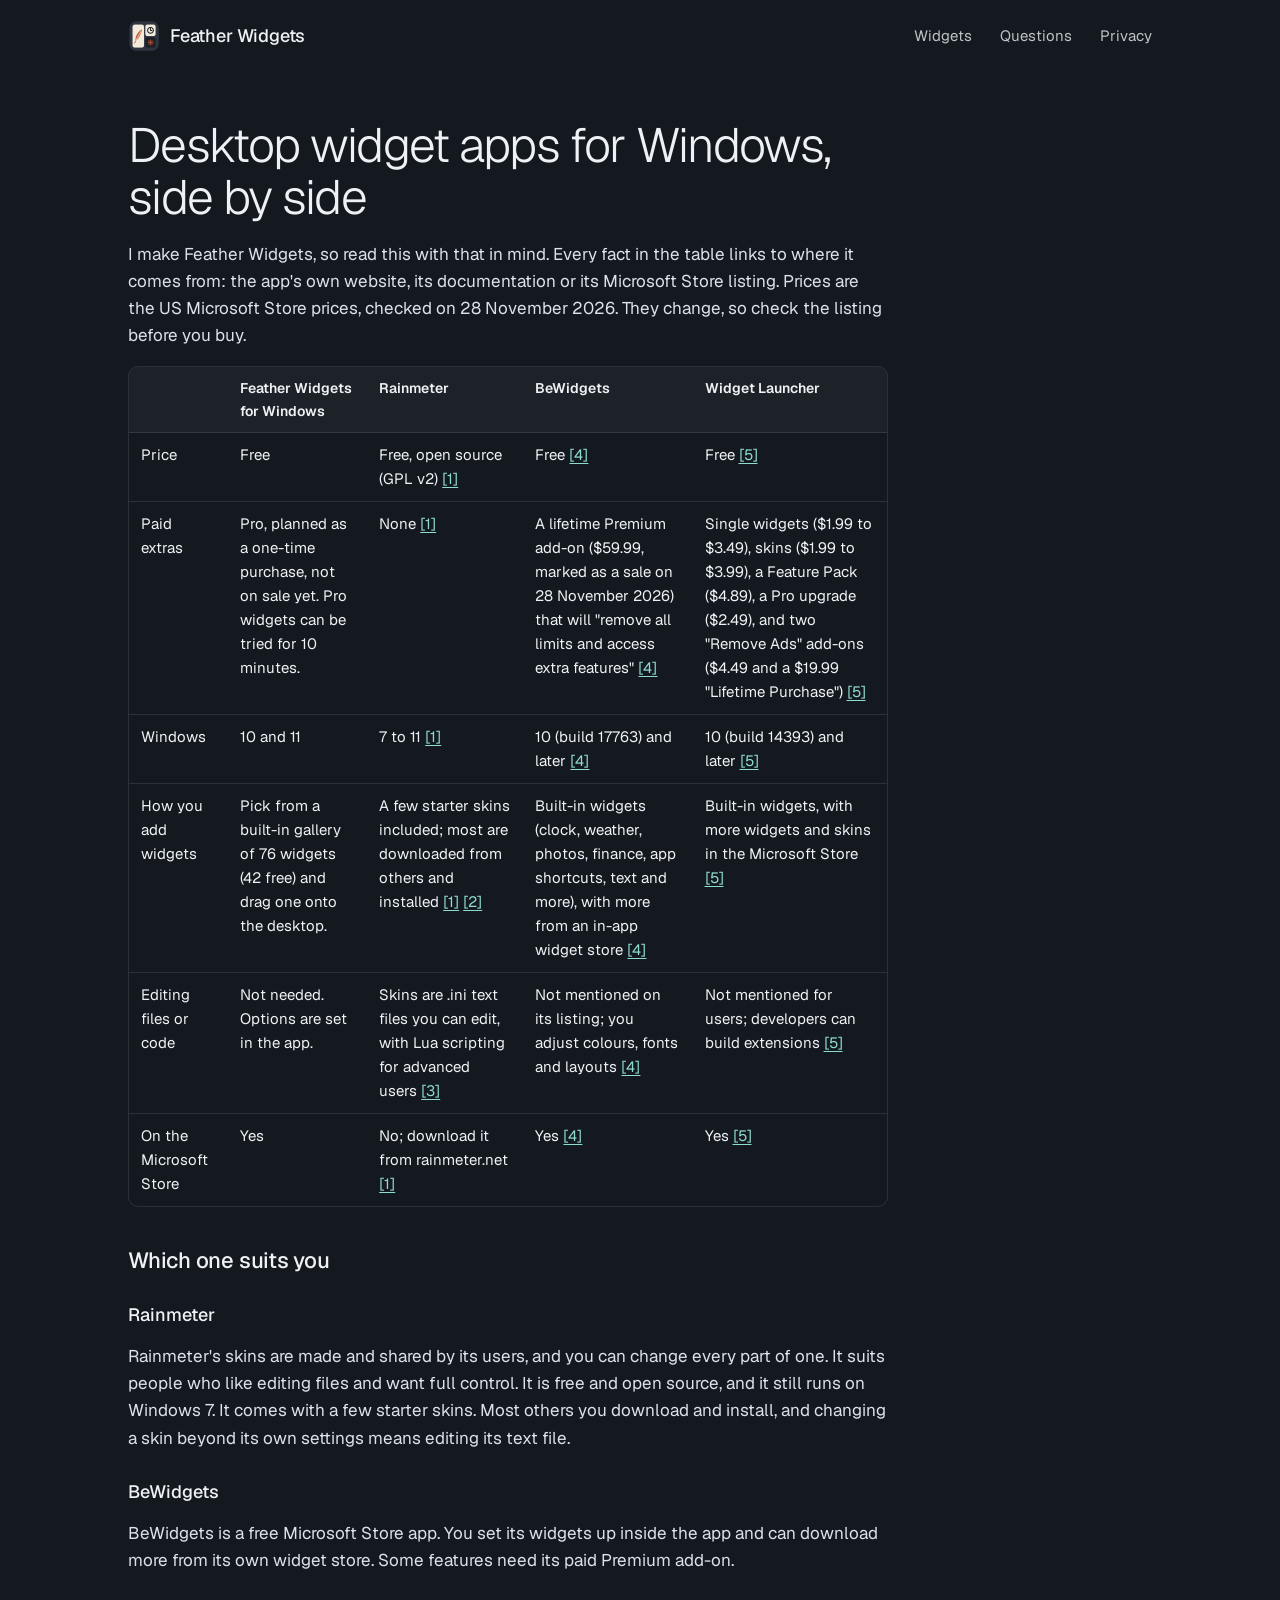
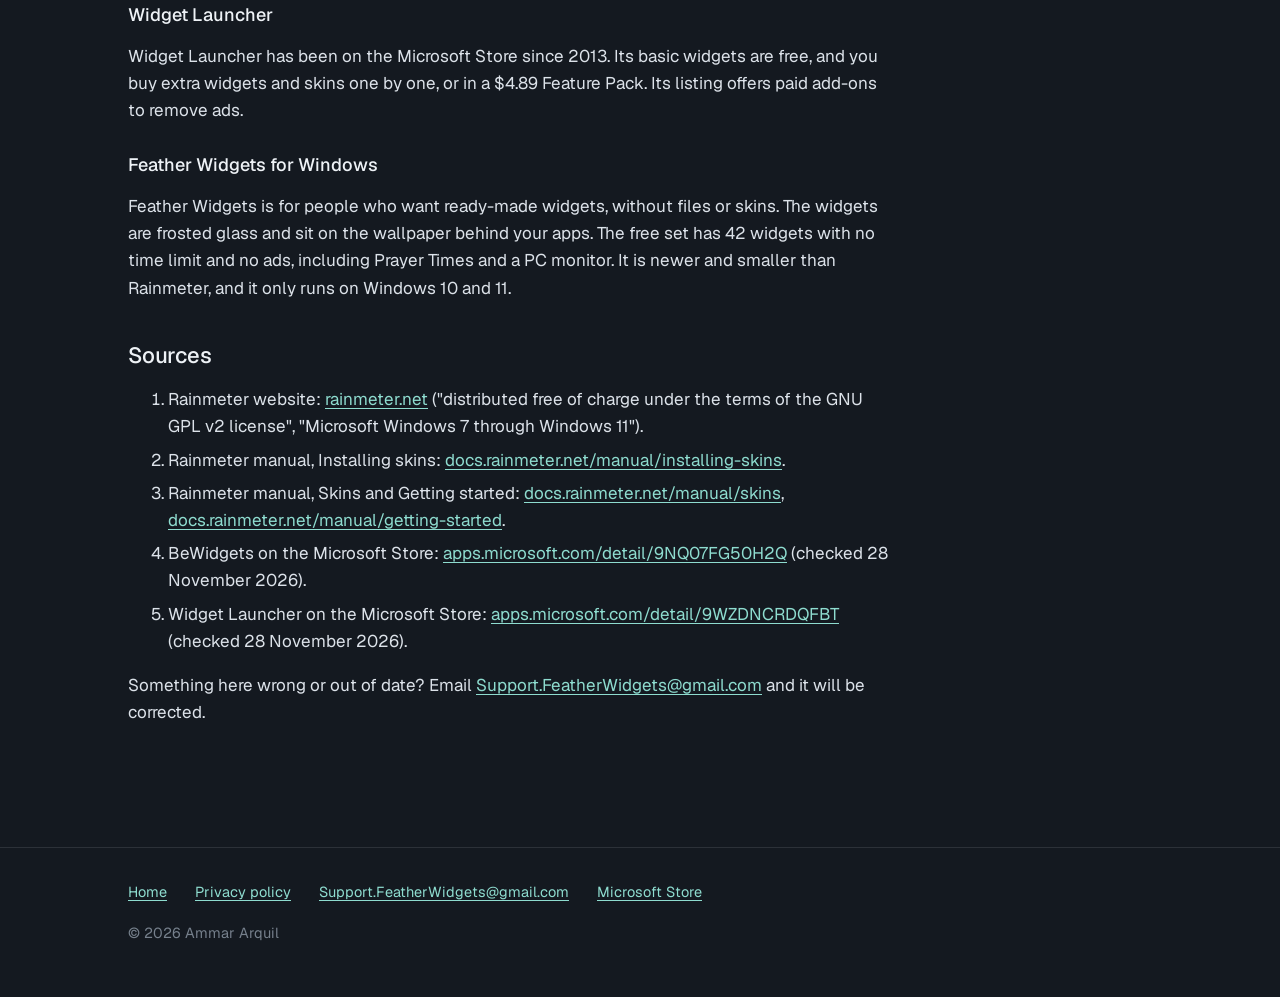
<file: compare/index.html>
<!doctype html>
<html lang="en">
<head>
<meta charset="utf-8">
<meta name="viewport" content="width=device-width, initial-scale=1">
<title>Feather Widgets compared with Rainmeter, BeWidgets and Widget Launcher</title>
<meta name="description" content="Desktop widget apps for Windows side by side: price, paid extras, Windows versions and how you add widgets, with a source for every fact in the table.">
<link rel="icon" href="../assets/favicon-48.png">
<link rel="canonical" href="https://ammartheawesome.github.io/feather-widgets/compare/">
<meta name="theme-color" content="#141920">
<link rel="preload" href="../assets/geist.woff2" as="font" type="font/woff2" crossorigin>
<link rel="stylesheet" href="../assets/site.css">
</head>
<body class="page">
<header class="bar">
  <div class="wrap">
    <a class="home" href="../"><img src="../assets/icon-256.png" alt="" width="32" height="32">Feather Widgets</a>
    <nav aria-label="Main"><a href="../#widgets">Widgets</a><a href="../#faq">Questions</a><a href="../privacy/">Privacy</a></nav>
  </div>
</header>
<div class="wrap">
  <main class="doc">
<h1>Desktop widget apps for Windows, side by side</h1>
<p>I make Feather Widgets, so read this with that in mind. Every fact in the table links to where it comes from: the app's own website, its documentation or its Microsoft Store listing. Prices are the US Microsoft Store prices, checked on 28 November 2026. They change, so check the listing before you buy.</p>

<div class="table"><table>
<thead><tr><th></th><th>Feather Widgets for Windows</th><th>Rainmeter</th><th>BeWidgets</th><th>Widget Launcher</th></tr></thead>
<tbody>
<tr><td>Price</td><td>Free</td><td>Free, open source (GPL v2) <a href="#s1">[1]</a></td><td>Free <a href="#s4">[4]</a></td><td>Free <a href="#s5">[5]</a></td></tr>
<tr><td>Paid extras</td><td>Pro, planned as a one-time purchase, not on sale yet. Pro widgets can be tried for 10 minutes.</td><td>None <a href="#s1">[1]</a></td><td>A lifetime Premium add-on ($59.99, marked as a sale on 28 November 2026) that will "remove all limits and access extra features" <a href="#s4">[4]</a></td><td>Single widgets ($1.99 to $3.49), skins ($1.99 to $3.99), a Feature Pack ($4.89), a Pro upgrade ($2.49), and two "Remove Ads" add-ons ($4.49 and a $19.99 "Lifetime Purchase") <a href="#s5">[5]</a></td></tr>
<tr><td>Windows</td><td>10 and 11</td><td>7 to 11 <a href="#s1">[1]</a></td><td>10 (build 17763) and later <a href="#s4">[4]</a></td><td>10 (build 14393) and later <a href="#s5">[5]</a></td></tr>
<tr><td>How you add widgets</td><td>Pick from a built-in gallery of 76 widgets (42 free) and drag one onto the desktop.</td><td>A few starter skins included; most are downloaded from others and installed <a href="#s1">[1]</a> <a href="#s2">[2]</a></td><td>Built-in widgets (clock, weather, photos, finance, app shortcuts, text and more), with more from an in-app widget store <a href="#s4">[4]</a></td><td>Built-in widgets, with more widgets and skins in the Microsoft Store <a href="#s5">[5]</a></td></tr>
<tr><td>Editing files or code</td><td>Not needed. Options are set in the app.</td><td>Skins are .ini text files you can edit, with Lua scripting for advanced users <a href="#s3">[3]</a></td><td>Not mentioned on its listing; you adjust colours, fonts and layouts <a href="#s4">[4]</a></td><td>Not mentioned for users; developers can build extensions <a href="#s5">[5]</a></td></tr>
<tr><td>On the Microsoft Store</td><td>Yes</td><td>No; download it from rainmeter.net <a href="#s1">[1]</a></td><td>Yes <a href="#s4">[4]</a></td><td>Yes <a href="#s5">[5]</a></td></tr>
</tbody>
</table></div>

<h2>Which one suits you</h2>
<h3>Rainmeter</h3>
<p>Rainmeter's skins are made and shared by its users, and you can change every part of one. It suits people who like editing files and want full control. It is free and open source, and it still runs on Windows 7. It comes with a few starter skins. Most others you download and install, and changing a skin beyond its own settings means editing its text file.</p>
<h3>BeWidgets</h3>
<p>BeWidgets is a free Microsoft Store app. You set its widgets up inside the app and can download more from its own widget store. Some features need its paid Premium add-on.</p>
<h3>Widget Launcher</h3>
<p>Widget Launcher has been on the Microsoft Store since 2013. Its basic widgets are free, and you buy extra widgets and skins one by one, or in a $4.89 Feature Pack. Its listing offers paid add-ons to remove ads.</p>
<h3>Feather Widgets for Windows</h3>
<p>Feather Widgets is for people who want ready-made widgets, without files or skins. The widgets are frosted glass and sit on the wallpaper behind your apps. The free set has 42 widgets with no time limit and no ads, including Prayer Times and a PC monitor. It is newer and smaller than Rainmeter, and it only runs on Windows 10 and 11.</p>

<h2>Sources</h2>
<ol>
<li id="s1">Rainmeter website: <a href="https://www.rainmeter.net/">rainmeter.net</a> ("distributed free of charge under the terms of the GNU GPL v2 license", "Microsoft Windows 7 through Windows 11").</li>
<li id="s2">Rainmeter manual, Installing skins: <a href="https://docs.rainmeter.net/manual/installing-skins/">docs.rainmeter.net/manual/installing-skins</a>.</li>
<li id="s3">Rainmeter manual, Skins and Getting started: <a href="https://docs.rainmeter.net/manual/skins/">docs.rainmeter.net/manual/skins</a>, <a href="https://docs.rainmeter.net/manual/getting-started/">docs.rainmeter.net/manual/getting-started</a>.</li>
<li id="s4">BeWidgets on the Microsoft Store: <a href="https://apps.microsoft.com/detail/9NQ07FG50H2Q">apps.microsoft.com/detail/9NQ07FG50H2Q</a> (checked 28 November 2026).</li>
<li id="s5">Widget Launcher on the Microsoft Store: <a href="https://apps.microsoft.com/detail/9WZDNCRDQFBT">apps.microsoft.com/detail/9WZDNCRDQFBT</a> (checked 28 November 2026).</li>
</ol>
<p>Something here wrong or out of date? Email <a href="mailto:Support.FeatherWidgets@gmail.com">Support.FeatherWidgets@gmail.com</a> and it will be corrected.</p>
  </main>
</div>
<footer class="foot"><div class="wrap"><div class="cols"><a href="../">Home</a><a href="../privacy/">Privacy policy</a><a href="mailto:Support.FeatherWidgets@gmail.com">Support.FeatherWidgets@gmail.com</a><a href="https://apps.microsoft.com/detail/9N2967DGNJJS">Microsoft Store</a></div><p>© 2026 Ammar Arquil</p></div></footer>
</body>
</html>
</file>
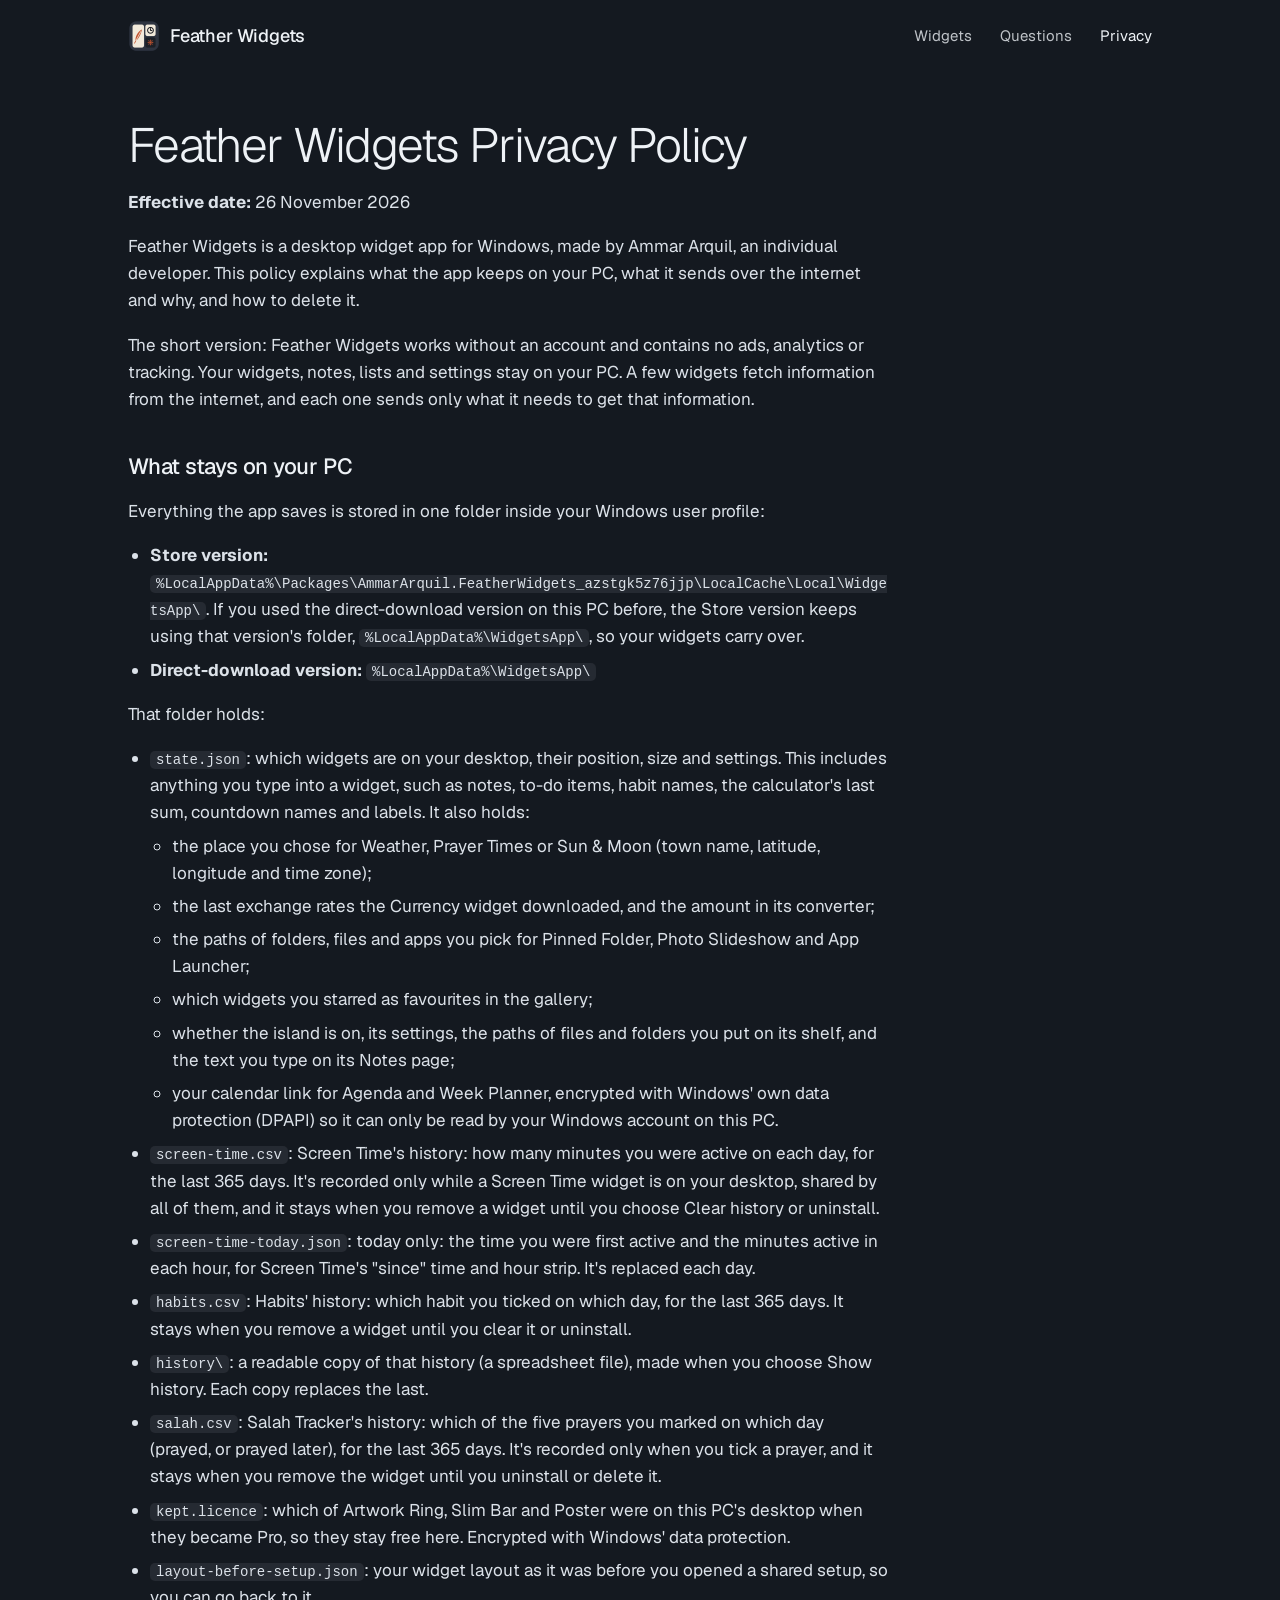
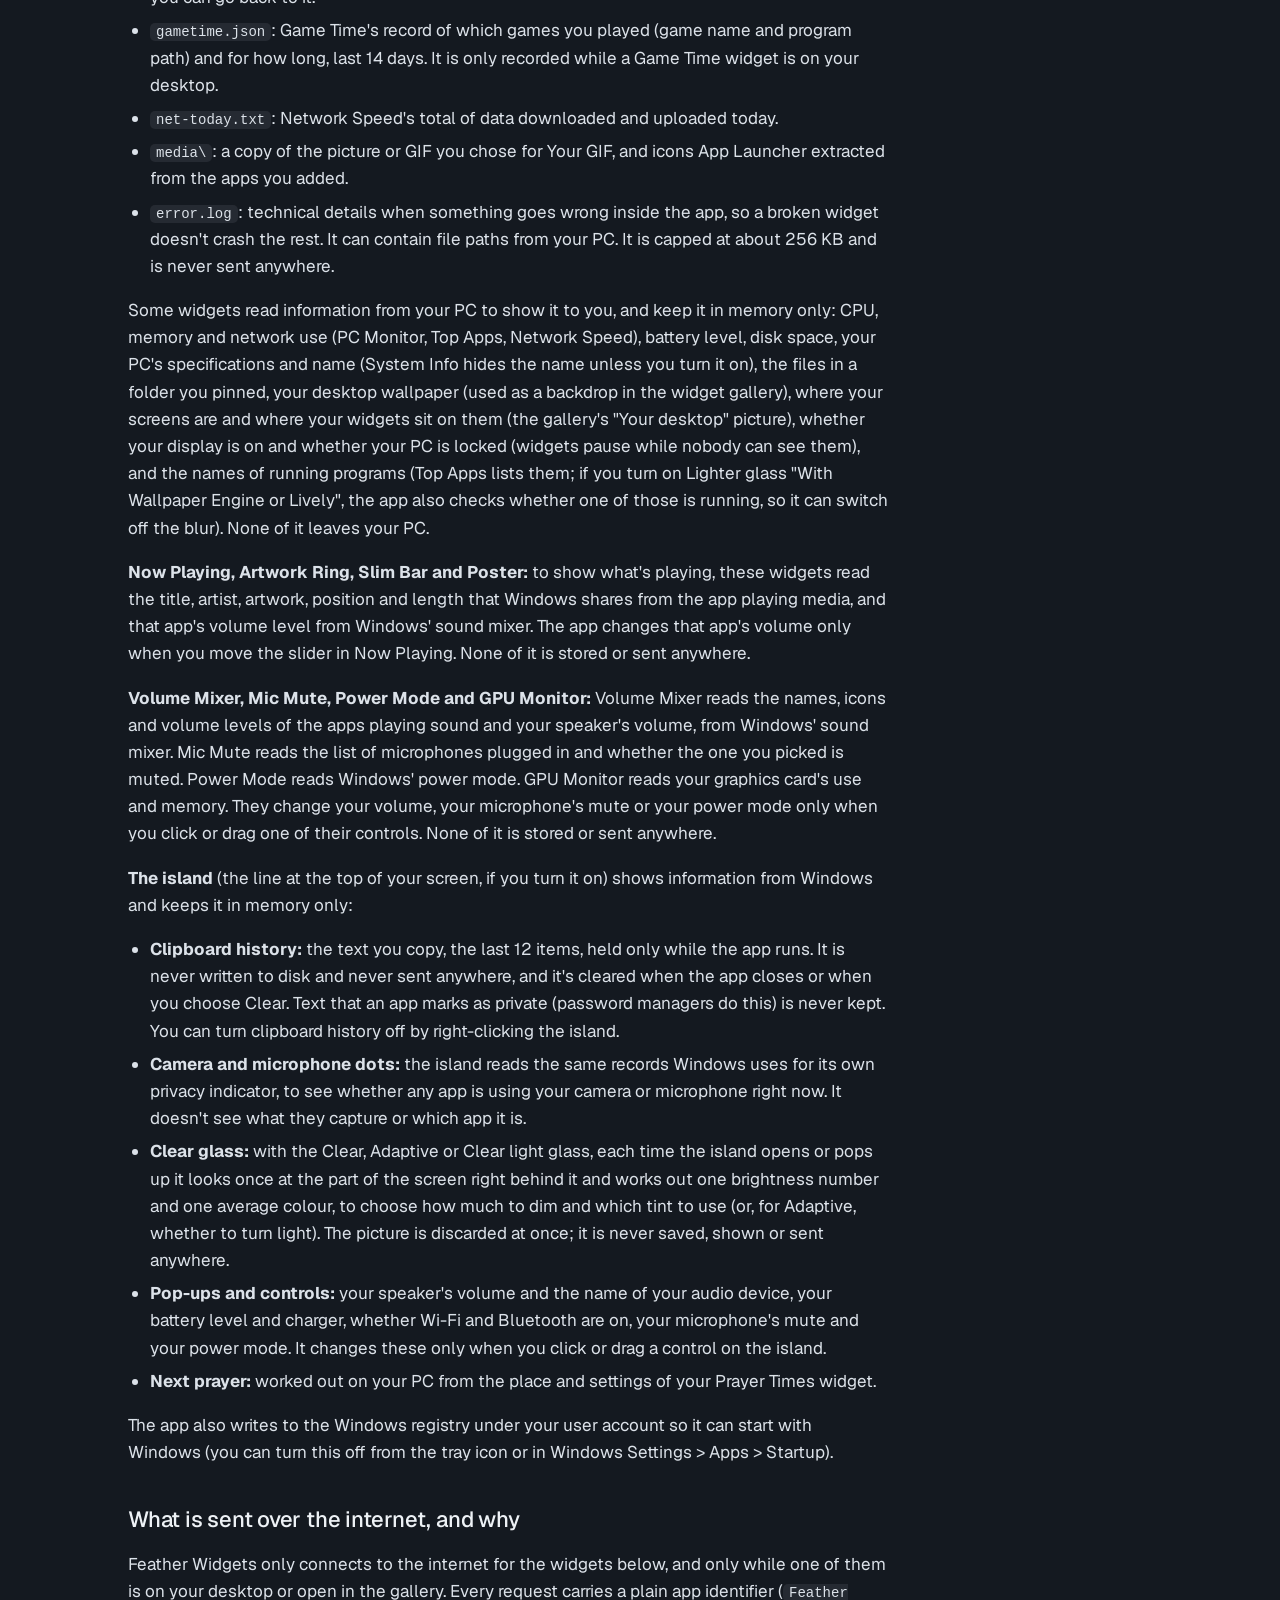
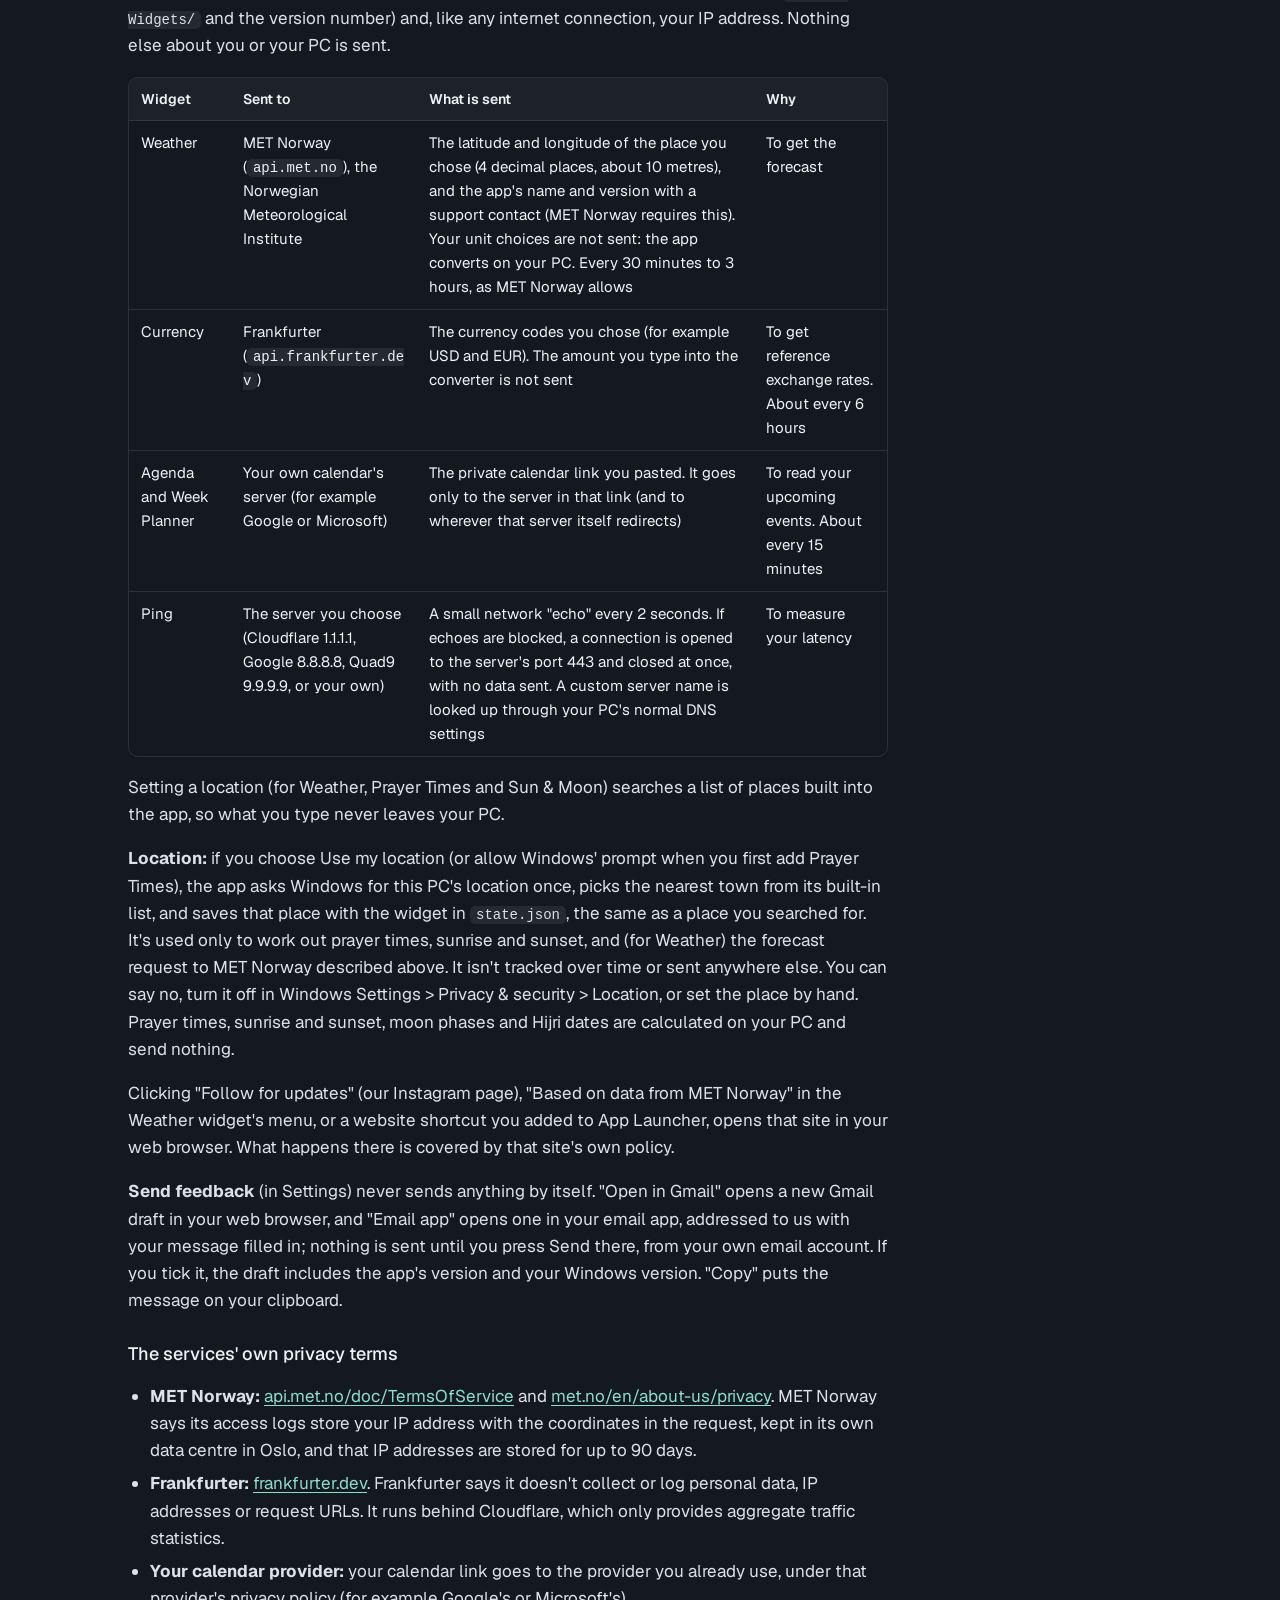
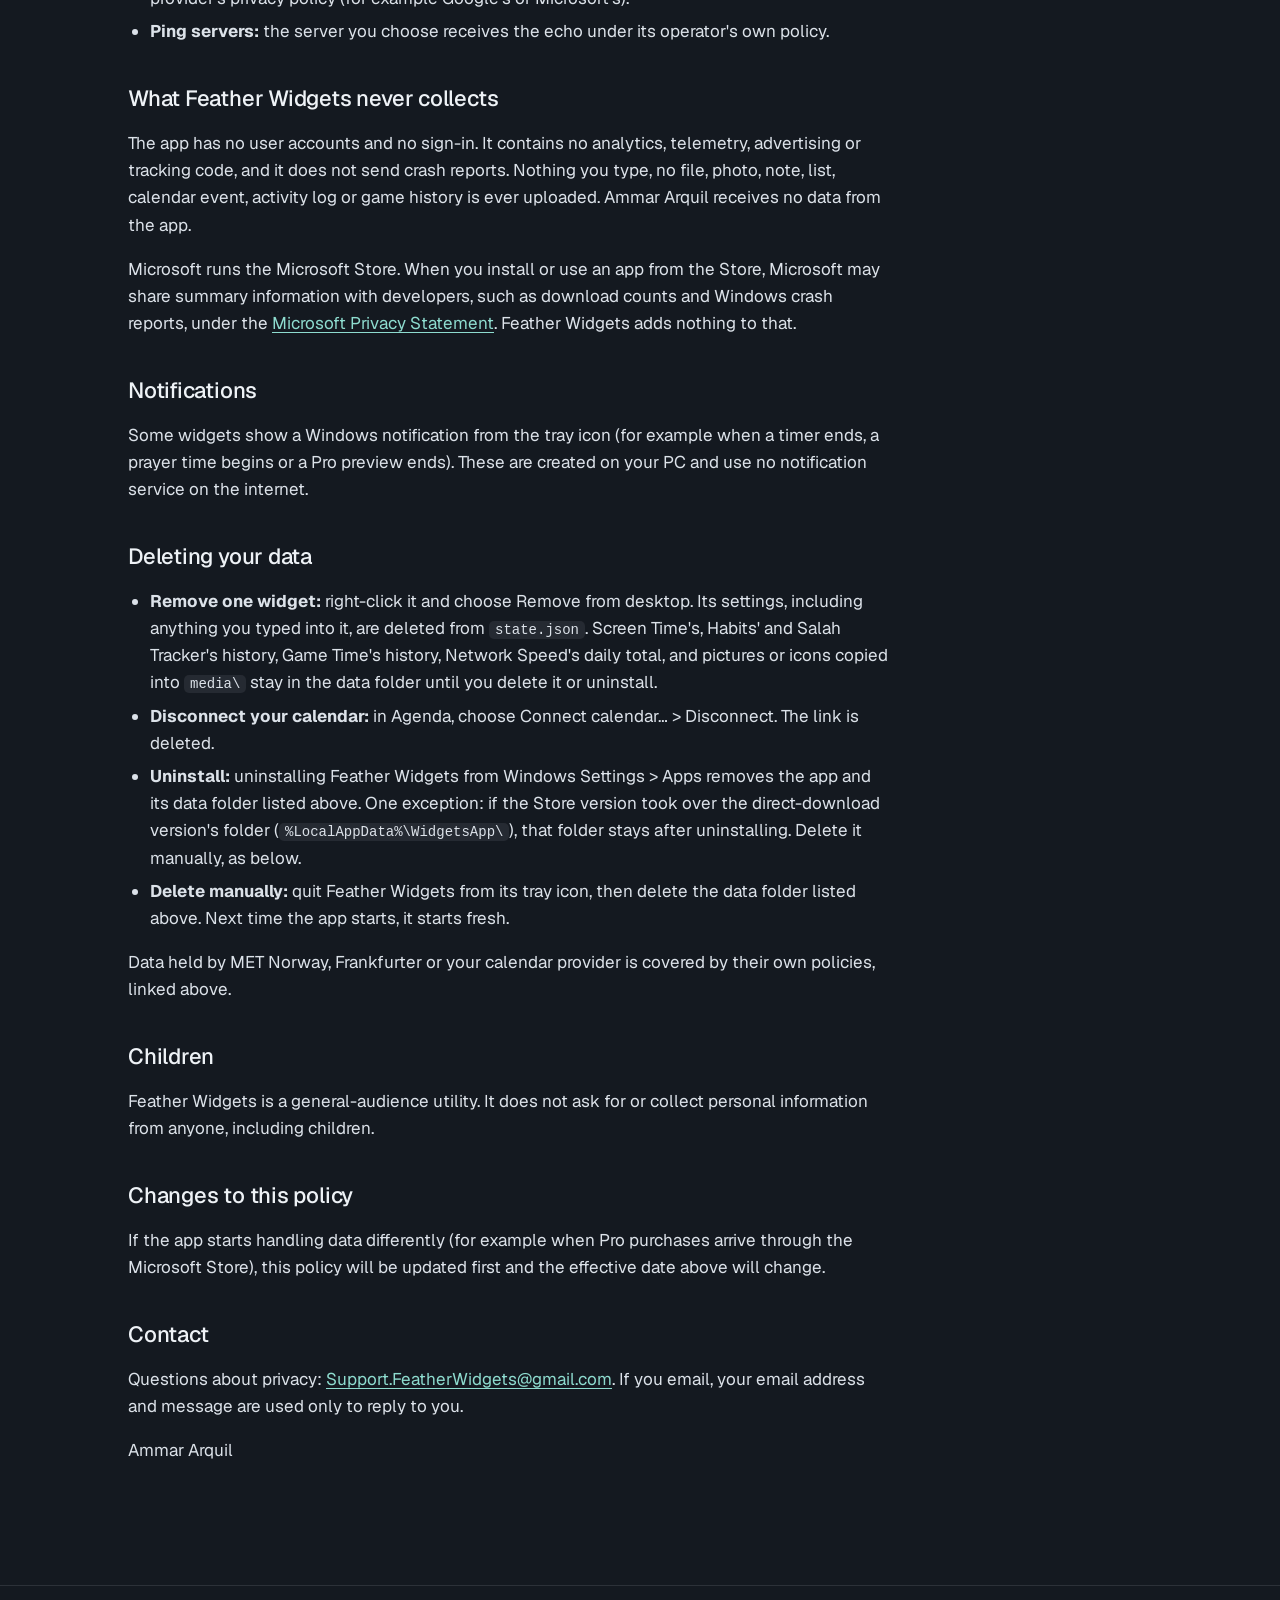
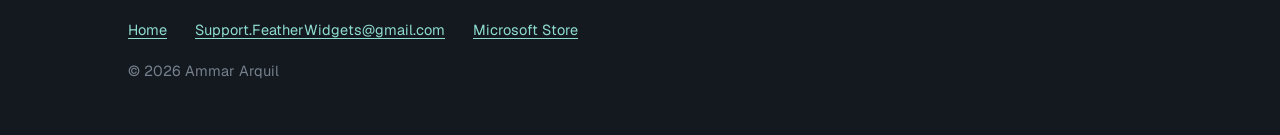
<file: privacy/index.html>
<!doctype html>
<html lang="en">
<head>
<meta charset="utf-8">
<meta name="viewport" content="width=device-width, initial-scale=1">
<title>Privacy policy · Feather Widgets</title>
<meta name="description" content="What Feather Widgets keeps on your PC, what it sends over the internet and why.">
<link rel="icon" href="../assets/favicon-48.png">
<link rel="canonical" href="https://ammartheawesome.github.io/feather-widgets/privacy/">
<meta name="theme-color" content="#141920">
<link rel="preload" href="../assets/geist.woff2" as="font" type="font/woff2" crossorigin>
<link rel="stylesheet" href="../assets/site.css">
</head>
<body class="page">
<header class="bar">
  <div class="wrap">
    <a class="home" href="../"><img src="../assets/icon-256.png" alt="" width="32" height="32">Feather Widgets</a>
    <nav aria-label="Main"><a href="../#widgets">Widgets</a><a href="../#faq">Questions</a><a href="./" aria-current="page">Privacy</a></nav>
  </div>
</header>
<div class="wrap">
  <main class="doc">
<h1>Feather Widgets Privacy Policy</h1>
<p><strong>Effective date:</strong> 26 November 2026</p>
<p>Feather Widgets is a desktop widget app for Windows, made by Ammar Arquil, an individual developer. This policy explains what the app keeps on your PC, what it sends over the internet and why, and how to delete it.</p>
<p>The short version: Feather Widgets works without an account and contains no ads, analytics or tracking. Your widgets, notes, lists and settings stay on your PC. A few widgets fetch information from the internet, and each one sends only what it needs to get that information.</p>
<h2>What stays on your PC</h2>
<p>Everything the app saves is stored in one folder inside your Windows user profile:</p>
<ul><li><strong>Store version:</strong> <code>%LocalAppData%\Packages\AmmarArquil.FeatherWidgets_azstgk5z76jjp\LocalCache\Local\WidgetsApp\</code>. If you used the direct-download version on this PC before, the Store version keeps using that version's folder, <code>%LocalAppData%\WidgetsApp\</code>, so your widgets carry over.</li><li><strong>Direct-download version:</strong> <code>%LocalAppData%\WidgetsApp\</code></li></ul>
<p>That folder holds:</p>
<ul><li><strong><code>state.json</code></strong>: which widgets are on your desktop, their position, size and settings. This includes anything you type into a widget, such as notes, to-do items, habit names, the calculator's last sum, countdown names and labels. It also holds:<ul><li>the place you chose for Weather, Prayer Times or Sun &amp; Moon (town name, latitude, longitude and time zone);</li><li>the last exchange rates the Currency widget downloaded, and the amount in its converter;</li><li>the paths of folders, files and apps you pick for Pinned Folder, Photo Slideshow and App Launcher;</li><li>which widgets you starred as favourites in the gallery;</li><li>whether the island is on, its settings, the paths of files and folders you put on its shelf, and the text you type on its Notes page;</li><li>your calendar link for Agenda and Week Planner, encrypted with Windows' own data protection (DPAPI) so it can only be read by your Windows account on this PC.</li></ul></li><li><strong><code>screen-time.csv</code></strong>: Screen Time's history: how many minutes you were active on each day, for the last 365 days. It's recorded only while a Screen Time widget is on your desktop, shared by all of them, and it stays when you remove a widget until you choose Clear history or uninstall.</li><li><strong><code>screen-time-today.json</code></strong>: today only: the time you were first active and the minutes active in each hour, for Screen Time's "since" time and hour strip. It's replaced each day.</li><li><strong><code>habits.csv</code></strong>: Habits' history: which habit you ticked on which day, for the last 365 days. It stays when you remove a widget until you clear it or uninstall.</li><li><strong><code>history\</code></strong>: a readable copy of that history (a spreadsheet file), made when you choose Show history. Each copy replaces the last.</li><li><strong><code>salah.csv</code></strong>: Salah Tracker's history: which of the five prayers you marked on which day (prayed, or prayed later), for the last 365 days. It's recorded only when you tick a prayer, and it stays when you remove the widget until you uninstall or delete it.</li><li><strong><code>kept.licence</code></strong>: which of Artwork Ring, Slim Bar and Poster were on this PC's desktop when they became Pro, so they stay free here. Encrypted with Windows' data protection.</li><li><strong><code>layout-before-setup.json</code></strong>: your widget layout as it was before you opened a shared setup, so you can go back to it.</li><li><strong><code>gametime.json</code></strong>: Game Time's record of which games you played (game name and program path) and for how long, last 14 days. It is only recorded while a Game Time widget is on your desktop.</li><li><strong><code>net-today.txt</code></strong>: Network Speed's total of data downloaded and uploaded today.</li><li><strong><code>media\</code></strong>: a copy of the picture or GIF you chose for Your GIF, and icons App Launcher extracted from the apps you added.</li><li><strong><code>error.log</code></strong>: technical details when something goes wrong inside the app, so a broken widget doesn't crash the rest. It can contain file paths from your PC. It is capped at about 256 KB and is never sent anywhere.</li></ul>
<p>Some widgets read information from your PC to show it to you, and keep it in memory only: CPU, memory and network use (PC Monitor, Top Apps, Network Speed), battery level, disk space, your PC's specifications and name (System Info hides the name unless you turn it on), the files in a folder you pinned, your desktop wallpaper (used as a backdrop in the widget gallery), where your screens are and where your widgets sit on them (the gallery's "Your desktop" picture), whether your display is on and whether your PC is locked (widgets pause while nobody can see them), and the names of running programs (Top Apps lists them; if you turn on Lighter glass "With Wallpaper Engine or Lively", the app also checks whether one of those is running, so it can switch off the blur). None of it leaves your PC.</p>
<p><strong>Now Playing, Artwork Ring, Slim Bar and Poster:</strong> to show what's playing, these widgets read the title, artist, artwork, position and length that Windows shares from the app playing media, and that app's volume level from Windows' sound mixer. The app changes that app's volume only when you move the slider in Now Playing. None of it is stored or sent anywhere.</p>
<p><strong>Volume Mixer, Mic Mute, Power Mode and GPU Monitor:</strong> Volume Mixer reads the names, icons and volume levels of the apps playing sound and your speaker's volume, from Windows' sound mixer. Mic Mute reads the list of microphones plugged in and whether the one you picked is muted. Power Mode reads Windows' power mode. GPU Monitor reads your graphics card's use and memory. They change your volume, your microphone's mute or your power mode only when you click or drag one of their controls. None of it is stored or sent anywhere.</p>
<p><strong>The island</strong> (the line at the top of your screen, if you turn it on) shows information from Windows and keeps it in memory only:</p>
<ul><li><strong>Clipboard history:</strong> the text you copy, the last 12 items, held only while the app runs. It is never written to disk and never sent anywhere, and it's cleared when the app closes or when you choose Clear. Text that an app marks as private (password managers do this) is never kept. You can turn clipboard history off by right-clicking the island.</li><li><strong>Camera and microphone dots:</strong> the island reads the same records Windows uses for its own privacy indicator, to see whether any app is using your camera or microphone right now. It doesn't see what they capture or which app it is.</li><li><strong>Clear glass:</strong> with the Clear, Adaptive or Clear light glass, each time the island opens or pops up it looks once at the part of the screen right behind it and works out one brightness number and one average colour, to choose how much to dim and which tint to use (or, for Adaptive, whether to turn light). The picture is discarded at once; it is never saved, shown or sent anywhere.</li><li><strong>Pop-ups and controls:</strong> your speaker's volume and the name of your audio device, your battery level and charger, whether Wi-Fi and Bluetooth are on, your microphone's mute and your power mode. It changes these only when you click or drag a control on the island.</li><li><strong>Next prayer:</strong> worked out on your PC from the place and settings of your Prayer Times widget.</li></ul>
<p>The app also writes to the Windows registry under your user account so it can start with Windows (you can turn this off from the tray icon or in Windows Settings &gt; Apps &gt; Startup).</p>
<h2>What is sent over the internet, and why</h2>
<p>Feather Widgets only connects to the internet for the widgets below, and only while one of them is on your desktop or open in the gallery. Every request carries a plain app identifier (<code>Feather Widgets/</code> and the version number) and, like any internet connection, your IP address. Nothing else about you or your PC is sent.</p>
<div class="table"><table><thead><tr><th>Widget</th><th>Sent to</th><th>What is sent</th><th>Why</th></tr></thead><tbody><tr><td>Weather</td><td>MET Norway (<code>api.met.no</code>), the Norwegian Meteorological Institute</td><td>The latitude and longitude of the place you chose (4 decimal places, about 10 metres), and the app's name and version with a support contact (MET Norway requires this). Your unit choices are not sent: the app converts on your PC. Every 30 minutes to 3 hours, as MET Norway allows</td><td>To get the forecast</td></tr><tr><td>Currency</td><td>Frankfurter (<code>api.frankfurter.dev</code>)</td><td>The currency codes you chose (for example USD and EUR). The amount you type into the converter is not sent</td><td>To get reference exchange rates. About every 6 hours</td></tr><tr><td>Agenda and Week Planner</td><td>Your own calendar's server (for example Google or Microsoft)</td><td>The private calendar link you pasted. It goes only to the server in that link (and to wherever that server itself redirects)</td><td>To read your upcoming events. About every 15 minutes</td></tr><tr><td>Ping</td><td>The server you choose (Cloudflare 1.1.1.1, Google 8.8.8.8, Quad9 9.9.9.9, or your own)</td><td>A small network "echo" every 2 seconds. If echoes are blocked, a connection is opened to the server's port 443 and closed at once, with no data sent. A custom server name is looked up through your PC's normal DNS settings</td><td>To measure your latency</td></tr></tbody></table></div>
<p>Setting a location (for Weather, Prayer Times and Sun &amp; Moon) searches a list of places built into the app, so what you type never leaves your PC.</p>
<p><strong>Location:</strong> if you choose Use my location (or allow Windows' prompt when you first add Prayer Times), the app asks Windows for this PC's location once, picks the nearest town from its built-in list, and saves that place with the widget in <code>state.json</code>, the same as a place you searched for. It's used only to work out prayer times, sunrise and sunset, and (for Weather) the forecast request to MET Norway described above. It isn't tracked over time or sent anywhere else. You can say no, turn it off in Windows Settings &gt; Privacy &amp; security &gt; Location, or set the place by hand. Prayer times, sunrise and sunset, moon phases and Hijri dates are calculated on your PC and send nothing.</p>
<p>Clicking "Follow for updates" (our Instagram page), "Based on data from MET Norway" in the Weather widget's menu, or a website shortcut you added to App Launcher, opens that site in your web browser. What happens there is covered by that site's own policy.</p>
<p><strong>Send feedback</strong> (in Settings) never sends anything by itself. "Open in Gmail" opens a new Gmail draft in your web browser, and "Email app" opens one in your email app, addressed to us with your message filled in; nothing is sent until you press Send there, from your own email account. If you tick it, the draft includes the app's version and your Windows version. "Copy" puts the message on your clipboard.</p>
<h3>The services' own privacy terms</h3>
<ul><li><strong>MET Norway:</strong> <a href="https://api.met.no/doc/TermsOfService">api.met.no/doc/TermsOfService</a> and <a href="https://www.met.no/en/about-us/privacy">met.no/en/about-us/privacy</a>. MET Norway says its access logs store your IP address with the coordinates in the request, kept in its own data centre in Oslo, and that IP addresses are stored for up to 90 days.</li><li><strong>Frankfurter:</strong> <a href="https://frankfurter.dev">frankfurter.dev</a>. Frankfurter says it doesn't collect or log personal data, IP addresses or request URLs. It runs behind Cloudflare, which only provides aggregate traffic statistics.</li><li><strong>Your calendar provider:</strong> your calendar link goes to the provider you already use, under that provider's privacy policy (for example Google's or Microsoft's).</li><li><strong>Ping servers:</strong> the server you choose receives the echo under its operator's own policy.</li></ul>
<h2>What Feather Widgets never collects</h2>
<p>The app has no user accounts and no sign-in. It contains no analytics, telemetry, advertising or tracking code, and it does not send crash reports. Nothing you type, no file, photo, note, list, calendar event, activity log or game history is ever uploaded. Ammar Arquil receives no data from the app.</p>
<p>Microsoft runs the Microsoft Store. When you install or use an app from the Store, Microsoft may share summary information with developers, such as download counts and Windows crash reports, under the <a href="https://privacy.microsoft.com/privacystatement">Microsoft Privacy Statement</a>. Feather Widgets adds nothing to that.</p>
<h2>Notifications</h2>
<p>Some widgets show a Windows notification from the tray icon (for example when a timer ends, a prayer time begins or a Pro preview ends). These are created on your PC and use no notification service on the internet.</p>
<h2>Deleting your data</h2>
<ul><li><strong>Remove one widget:</strong> right-click it and choose Remove from desktop. Its settings, including anything you typed into it, are deleted from <code>state.json</code>. Screen Time's, Habits' and Salah Tracker's history, Game Time's history, Network Speed's daily total, and pictures or icons copied into <code>media\</code> stay in the data folder until you delete it or uninstall.</li><li><strong>Disconnect your calendar:</strong> in Agenda, choose Connect calendar… &gt; Disconnect. The link is deleted.</li><li><strong>Uninstall:</strong> uninstalling Feather Widgets from Windows Settings &gt; Apps removes the app and its data folder listed above. One exception: if the Store version took over the direct-download version's folder (<code>%LocalAppData%\WidgetsApp\</code>), that folder stays after uninstalling. Delete it manually, as below.</li><li><strong>Delete manually:</strong> quit Feather Widgets from its tray icon, then delete the data folder listed above. Next time the app starts, it starts fresh.</li></ul>
<p>Data held by MET Norway, Frankfurter or your calendar provider is covered by their own policies, linked above.</p>
<h2>Children</h2>
<p>Feather Widgets is a general-audience utility. It does not ask for or collect personal information from anyone, including children.</p>
<h2>Changes to this policy</h2>
<p>If the app starts handling data differently (for example when Pro purchases arrive through the Microsoft Store), this policy will be updated first and the effective date above will change.</p>
<h2>Contact</h2>
<p>Questions about privacy: <a href="mailto:Support.FeatherWidgets@gmail.com">Support.FeatherWidgets@gmail.com</a>. If you email, your email address and message are used only to reply to you.</p>
<p>Ammar Arquil</p>
  </main>
</div>
<footer class="foot"><div class="wrap"><div class="cols"><a href="../">Home</a><a href="mailto:Support.FeatherWidgets@gmail.com">Support.FeatherWidgets@gmail.com</a><a href="https://apps.microsoft.com/detail/9N2967DGNJJS">Microsoft Store</a></div><p>© 2026 Ammar Arquil</p></div></footer>
</body>
</html>
</file>
<file: assets/home.css>
/* Feather Widgets home, revamp 2026-11-26: "Your apps on top, Feather underneath". The page is an app window that
   scrolls up over a sea-at-blue-hour wallpaper (made with Gemini); glass only on the widgets (that is the product); mint only on the
   Store button and focus; gold only for Pro. Brief settled by two designers; see docs in the app repo. */
@font-face { font-family: "Geist"; src: url("geist.woff2") format("woff2"); font-weight: 100 900; font-display: swap; }

:root {
  --ink: #0B0B0D;            /* the page window */
  --raise: #1E1F24;          /* raised surfaces inside it */
  --text: #F2F2F4;
  --text2: #A1A3AB;
  --line: rgb(255 255 255 / 0.09);
  --mint: #8EF0C4;           /* Store button and focus only */
  --gold: #F2C27A;           /* Pro: text and a 1 px outline */
  --ground: #0D1626;         /* the wallpaper's deep water */
  --font: "Geist", "Segoe UI Variable Text", "Segoe UI", system-ui, -apple-system, sans-serif;
  --gutter: clamp(16px, 4vw, 56px);
  --max: 1120px;
  --quint: cubic-bezier(.22, 1, .36, 1);
  /* the two wallpaper widgets: 444 px when there is room beside the hero text (at least 24 px apart), never under 404 */
  --wcard: clamp(404px, calc(100vw - 2 * var(--gutter) - 600px), 444px);
}

* { box-sizing: border-box; }
html { -webkit-text-size-adjust: 100%; text-size-adjust: 100%; }
html.lenis, html.lenis body { height: auto; }
.lenis.lenis-smooth { scroll-behavior: auto !important; }
.lenis.lenis-stopped { overflow: hidden; }
body {
  margin: 0; background: var(--ground); color: var(--text);
  font: 400 17px/1.55 var(--font); font-feature-settings: "ss01";
  -webkit-font-smoothing: antialiased;
}
img, svg { display: block; max-width: 100%; }
a { color: var(--text); text-decoration: underline; text-decoration-color: rgb(242 242 244 / .4); text-underline-offset: 3px; }
a:hover { text-decoration-color: var(--text); }
:focus-visible { outline: 2px solid var(--mint); outline-offset: 3px; border-radius: 6px; }
/* on the wallpaper (light haze) mint fails 3:1: a dark ring inside a light one */
.stage :focus-visible, .outro :focus-visible { outline: 2px solid var(--ink); box-shadow: 0 0 0 4px var(--text); outline-offset: 2px; }
a, button { -webkit-tap-highlight-color: transparent; touch-action: manipulation; }
h1, h2, h3 { margin: 0; font-weight: 700; letter-spacing: -0.02em; text-wrap: balance; }
p { margin: 0 0 1em; text-wrap: pretty; }
.skip { position: absolute; left: 12px; top: -60px; z-index: 50; background: var(--text); color: var(--ink); padding: 10px 14px; border-radius: 8px; }
.skip:focus { top: 12px; }

/* ---------- the Store button (the one action colour) ---------- */
.get {
  display: inline-flex; align-items: center; justify-content: center; min-height: 48px; padding: 0 24px;
  border-radius: 999px; background: var(--mint); color: var(--ink); font-weight: 600; text-decoration: none;
  box-shadow: inset 0 1px 0 rgb(255 255 255 / .35);
  transition: scale .1s ease-out, filter .15s ease-out;
}
.get.small { min-height: 44px; padding: 0 18px; font-size: 15px; }
.get:active { scale: .97; }
@media (hover: hover) and (pointer: fine) { .get:hover { filter: brightness(1.06); text-decoration: none; } }

/* ---------- the wallpaper stage ---------- */
.stage { position: sticky; top: 0; height: 100vh; height: 100svh; overflow: hidden; z-index: 0; isolation: isolate; }
.wall, .wall img { position: absolute; inset: 0; width: 100%; height: 100%; }
.wall img { object-fit: cover; object-position: 70% 50%; }
/* on wider screens the picture is 125 % tall and pinned to the top, so the horizon sits at about 62 %, under the
   hero's note, not through the Store button */
@media (min-width: 761px) { .wall { overflow: hidden; } .wall img { height: 125%; object-position: 70% 0; } }
.top { position: absolute; left: var(--gutter); right: var(--gutter); top: 20px; display: flex; align-items: center; justify-content: space-between; z-index: 3; }
.mark { color: var(--text); display: block; }
.top-actions { display: flex; align-items: center; gap: 4px; }
.toplink { display: inline-flex; align-items: center; min-height: 44px; padding: 0 14px; font-size: 15px; font-weight: 500; color: var(--text);
  text-decoration: none; text-shadow: 0 1px 10px rgb(0 0 0 / .45); }
@media (hover: hover) and (pointer: fine) { .toplink:hover { text-decoration: underline; text-decoration-color: rgb(242 242 244 / .6); } }
.top .mark svg { height: 58px; width: auto; }
.hero { position: absolute; left: var(--gutter); top: clamp(108px, 18vh, 190px); width: min(560px, 100% - 2 * var(--gutter)); z-index: 3; transition: opacity .3s, visibility .3s; }
.hero h1 { font-size: clamp(36px, 5vw, 64px); line-height: 1.04; margin-bottom: 18px; }
.hero p { font-size: 19px; color: rgb(242 242 244 / .86); max-width: 46ch; }
.hero .get { margin-top: 8px; }
.note { font-size: 14px; color: var(--text); margin-top: 14px; }
.stage.past .hero, .stage.past .top { opacity: 0; visibility: hidden; }

/* glass widgets: the product's look, drawn in HTML (Geist, the app's own font) */
.w {
  position: absolute; z-index: 2; border-radius: 10px; color: #fff;
  background: rgb(255 255 255 / .10); border: 1px solid rgb(255 255 255 / .20);
  -webkit-backdrop-filter: blur(26px) saturate(140%); backdrop-filter: blur(26px) saturate(140%);
  box-shadow: inset 0 1px 0 rgb(255 255 255 / .18);
  font-variant-numeric: tabular-nums;
}
.w-clock { right: var(--gutter); top: clamp(108px, 18vh, 190px); width: var(--wcard); height: 160px; gap: 16px; display: flex; align-items: center; justify-content: space-between; padding: 0 26px 0 28px; }
.clock-time { display: flex; align-items: flex-start; gap: 6px; flex: none; }
.clock-time #hm { font-size: 72px; font-weight: 600; letter-spacing: -0.03em; line-height: 1; }
.clock-time .ap { font-size: 17px; font-weight: 600; margin-top: 6px; opacity: .9; }
.clock-side { display: flex; flex-direction: column; align-items: flex-end; gap: 4px; }
.clock-side .wd { font-size: 12px; letter-spacing: .22em; text-transform: uppercase; opacity: .78; }   /* as the widget draws it */
.clock-side .dt { font-size: 23px; font-weight: 700; letter-spacing: -0.01em; white-space: nowrap; }
.secs { width: 132px; height: 3px; border-radius: 2px; background: rgb(255 255 255 / .22); margin-top: 10px; overflow: hidden; }
.secs i { display: block; height: 100%; width: 0; background: #fff; border-radius: 2px; }
.w-prog { right: var(--gutter); top: calc(clamp(108px, 18vh, 190px) + 176px); width: var(--wcard); padding: 18px 22px; display: grid; gap: 10px; }
.w-prog .row { display: grid; grid-template-columns: 52px 1fr 48px; align-items: center; gap: 12px; font-size: 15px; }
.w-prog .bar { height: 6px; border-radius: 3px; background: rgb(255 255 255 / .2); overflow: hidden; }
.w-prog .bar i { display: block; height: 100%; width: 0; background: #fff; border-radius: 3px; }
.w-prog b { font-weight: 600; text-align: right; }
.w.paused { box-shadow: inset 0 1px 0 rgb(255 255 255 / .18); }
/* you can move them and change their glass, as in the app: drag (mouse) or tap/click (cycles the app's four glass looks) */
.w { cursor: grab; touch-action: pan-y; -webkit-user-select: none; user-select: none; transition: background-color .2s, border-color .2s, box-shadow .2s; }
/* press: the glass brightens at once (no change of size, so a drag never starts with a twitch); while dragging it rides
   above the other widget on its own layer */
.w.pressed { border-color: rgb(255 255 255 / .34); transition: border-color .08s ease-out; }
.w.dragging { cursor: grabbing; z-index: 4; will-change: transform; border-color: rgb(255 255 255 / .30); transition: none; }
.w:focus-visible { outline: 2px solid #0B0B0D; box-shadow: 0 0 0 4px #fff; }
.w.g-lighter { -webkit-backdrop-filter: none; backdrop-filter: none; background: rgb(255 255 255 / .16); }
.w.g-text { -webkit-backdrop-filter: none; backdrop-filter: none; background: transparent; border-color: transparent; box-shadow: none; text-shadow: 0 1px 2px rgb(0 0 0 / .35), 0 2px 14px rgb(0 0 0 / .45); }   /* CSS text-shadow is fine on the web (the no-Effect rule is WPF's) */
.w.g-solid { -webkit-backdrop-filter: none; backdrop-filter: none; background: rgb(30 31 36 / .96); border-color: rgb(255 255 255 / .08); }
.glass-tip { position: absolute; z-index: 3; pointer-events: none; padding: 6px 12px; border-radius: 999px; font-size: 13px; font-weight: 500; color: #fff; background: rgb(15 20 36 / .78); opacity: 0; white-space: nowrap; }

/* the island: a pill at the bottom edge; its panel grows upward from it */
.island { position: absolute; left: 50%; bottom: 20px; translate: -50% 0; z-index: 4; display: flex; justify-content: center; }
.pill {
  display: inline-flex; align-items: center; gap: 10px; height: 36px; padding: 0 16px 0 12px; border-radius: 999px;
  border: 1px solid rgb(255 255 255 / .16); background: rgb(11 11 13 / .62); color: var(--text);
  -webkit-backdrop-filter: blur(20px); backdrop-filter: blur(20px); font: 600 14px var(--font); cursor: pointer;
  font-variant-numeric: tabular-nums; transition: scale .1s ease-out; white-space: nowrap;
}
.pill:active { scale: .97; }
.pill .dot { width: 8px; height: 8px; border-radius: 50%; background: var(--text); opacity: .8; }
.pill .pl { color: var(--text2); font-weight: 500; }
.panel {
  position: absolute; bottom: 0; left: 50%; translate: -50% 0; width: min(660px, calc(100vw - 2 * var(--gutter)));
  border-radius: 22px; padding: 14px 16px 16px; background: rgb(14 14 16 / .82);
  border: 1px solid rgb(255 255 255 / .14); -webkit-backdrop-filter: blur(30px) saturate(140%); backdrop-filter: blur(30px) saturate(140%);
  transform-origin: 50% 100%; visibility: hidden; opacity: 0;
}
.island.open .panel { visibility: visible; opacity: 1; }
.island.open .pill { visibility: hidden; }
.panel .tabs { display: flex; gap: 4px; justify-content: center; flex-wrap: wrap; font-size: 13px; color: var(--text2); margin-bottom: 12px; }
.panel .tabs span { padding: 5px 10px; border-radius: 999px; }
.panel .tabs .on { background: rgb(255 255 255 / .12); color: var(--text); }
.cal { display: grid; grid-template-columns: 180px 1fr; gap: 10px; }
.cal > div { background: rgb(255 255 255 / .05); border: 1px solid rgb(255 255 255 / .07); border-radius: 14px; padding: 14px; }
.today { display: flex; flex-direction: column; justify-content: center; gap: 2px; }
.today .dname { color: var(--mint); font-weight: 600; font-size: 14px; }
.today b { font-size: 52px; line-height: 1; letter-spacing: -0.03em; }
.today span { font-size: 14px; }
.today .wk { color: var(--text2); }
.month .mh { font-size: 14px; margin-bottom: 8px; }
.grid { display: grid; grid-template-columns: repeat(7, 1fr); gap: 2px; font-size: 12.5px; text-align: center; font-variant-numeric: tabular-nums; }
.grid span { padding: 3px 0; border-radius: 999px; }
.grid .h { color: var(--text2); }
.grid .out { color: rgb(242 242 244 / .35); }
.grid .now { background: var(--mint); color: var(--ink); font-weight: 700; }

/* ---------- the page window ---------- */
.window { position: relative; z-index: 5; background: var(--ink); border-radius: 22px 22px 0 0; box-shadow: 0 -1px 0 rgb(255 255 255 / .08), 0 -24px 64px rgb(0 0 0 / .45); }
.titlebar {
  position: sticky; top: 0; z-index: 6; display: flex; align-items: center; gap: 24px; height: 64px;
  padding: 0 var(--gutter); background: var(--ink); border-bottom: 1px solid var(--line); border-radius: 22px 22px 0 0;
}
.titlebar .mark svg { height: 38px; width: auto; }
.titlebar nav { display: flex; gap: 22px; }
.titlebar nav a { text-decoration: none; color: var(--text2); font-size: 15px; padding: 10px 0; }
.titlebar nav a:hover { color: var(--text); }
.status { margin: 0 0 0 auto; font-size: 14px; color: var(--text2); display: flex; align-items: center; gap: 8px; white-space: nowrap; }
.status::before { content: ""; width: 7px; height: 7px; border-radius: 50%; background: var(--mint); }
.status.paused::before { background: var(--text2); }

.sec { max-width: var(--max); margin: 0 auto; padding: 96px var(--gutter) 24px; }
.sec h2 { font-size: clamp(30px, 3.4vw, 44px); line-height: 1.08; margin-bottom: 20px; }
.lead { font-size: 19px; color: var(--text2); max-width: 62ch; margin-bottom: 32px; }
.split { display: grid; grid-template-columns: minmax(0, 1fr) minmax(0, 1.15fr); gap: 56px; align-items: center; }
.split.rev { grid-template-columns: minmax(0, 1.15fr) minmax(0, 1fr); }
.split p, .split li { color: var(--text2); }
.split p.quiet { font-size: 15px; }
.split img, .shot { border-radius: 14px; border: 1px solid var(--line); width: 100%; height: auto; }
.vh { position: absolute; width: 1px; height: 1px; margin: -1px; padding: 0; overflow: hidden; clip: rect(0 0 0 0); white-space: nowrap; border: 0; }

/* the demo video: a still poster until it scrolls into view; one round pause/play button over its corner */
.demo { margin: 0; }
.demo-frame { position: relative; border-radius: 14px; overflow: hidden; border: 1px solid var(--line); background: var(--ground); }
.demo video { display: block; width: 100%; height: auto; aspect-ratio: 16 / 9; cursor: pointer; }
.demo-toggle {
  position: absolute; right: 14px; bottom: 14px; width: 44px; height: 44px; border-radius: 50%; padding: 0;
  display: grid; place-items: center; color: var(--text); cursor: pointer;
  background: rgb(11 11 13 / .6); border: 1px solid rgb(255 255 255 / .18);
  -webkit-backdrop-filter: blur(16px) saturate(160%); backdrop-filter: blur(16px) saturate(160%);
  transition: scale .1s ease-out;
}
.demo-toggle:active { scale: .97; }
.demo-toggle svg { width: 18px; height: 18px; fill: currentColor; }
.demo-toggle .i-play { translate: 8% 0; }
.demo-toggle .i-play, .demo-toggle.is-paused .i-pause { display: none; }
.demo-toggle.is-paused .i-play { display: block; }
.demo figcaption { margin-top: 12px; font-size: 14px; color: var(--text2); }
@media (hover: hover) and (pointer: fine) { .demo-toggle:hover { background: rgb(11 11 13 / .78); } }

ul.plain { margin: 0 0 1em; padding-left: 1.1em; }
ul.plain li { margin: .35em 0; }

/* the group chips: one light pill slides to the chip you pick (as in the app's gallery) */
.chips { position: relative; display: flex; gap: 8px; margin: 40px 0 24px; overflow-x: auto; padding: 2px; scrollbar-width: none;
  -webkit-mask-image: linear-gradient(to right, #000 calc(100% - 32px), transparent); mask-image: linear-gradient(to right, #000 calc(100% - 32px), transparent); }
.chips::-webkit-scrollbar { display: none; }
.chips button {
  position: relative; z-index: 1; flex: none; height: 44px; padding: 0 18px; border-radius: 22px; border: 1px solid rgb(255 255 255 / .14);
  background: transparent; color: var(--text2); font: 500 15px var(--font); cursor: pointer; transition: scale .1s ease-out;
}
.chips button:active { scale: .97; }
.chips button[aria-selected="true"] { color: var(--ink); border-color: transparent; }
@media (hover: hover) and (pointer: fine) { .chips button:hover { color: var(--text); border-color: rgb(255 255 255 / .3); } .chips button[aria-selected="true"]:hover { color: var(--ink); } }
.chip-pill { position: absolute; top: 2px; left: 0; height: 44px; border-radius: 22px; background: var(--text); z-index: 0; pointer-events: none; }
.list { display: grid; grid-template-columns: repeat(auto-fill, minmax(220px, 1fr)); gap: 8px 40px; }
.list h3 { font-size: 15px; color: var(--text2); font-weight: 600; letter-spacing: 0; margin: 8px 0 6px; }
.list ul { list-style: none; margin: 0; padding: 0; }
.list li { padding: 6px 0; border-bottom: 1px solid var(--line); display: flex; align-items: center; justify-content: space-between; gap: 12px; }
.list [hidden] { display: none; }
.pro { color: var(--gold); border: 1px solid var(--gold); border-radius: 999px; font-size: 12px; font-weight: 600; padding: 1px 8px; }
.legend { color: var(--text2); font-size: 15px; margin-top: 24px; }

/* before you install: a ledger of three answers */
.ledger { border-top: 1px solid var(--line); margin-top: 12px; }
.entry { display: grid; grid-template-columns: 220px minmax(0, 1fr); gap: 32px; padding: 32px 0; border-bottom: 1px solid var(--line); }
.entry h3 { font-size: 24px; }
.entry p { color: var(--text2); max-width: 66ch; }
.spec { border-collapse: collapse; width: 100%; max-width: 560px; margin: 8px 0 14px; font-variant-numeric: tabular-nums; }
.spec th, .spec td { text-align: left; padding: 10px 12px 10px 0; border-bottom: 1px solid var(--line); font-weight: 400; }
.spec thead th { color: var(--text2); font-size: 14px; }
.spec td { text-align: right; }
.spec thead th:not(:first-child) { text-align: right; }
.fine { font-size: 13.5px; color: var(--text2); }

/* the comparison: scrolls sideways on phones, with faded edges to show there's more; our column only in bold */
.cmp-wrap { overflow-x: auto; margin: 0 0 12px; border-top: 1px solid var(--line);
  -webkit-mask-image: linear-gradient(to right, #000 calc(100% - 24px), transparent); mask-image: linear-gradient(to right, #000 calc(100% - 24px), transparent); }
.cmp-wrap:focus-visible { outline-offset: 2px; }
.cmp { border-collapse: collapse; width: 100%; min-width: 760px; font-size: 15px; }
.cmp th, .cmp td { text-align: left; vertical-align: top; padding: 14px 18px 14px 0; border-bottom: 1px solid var(--line); font-weight: 400; color: var(--text2); }
.cmp thead th { font-size: 14px; color: var(--text2); }
.cmp tbody th { color: var(--text); width: 170px; }
.cmp .us { color: var(--text); font-weight: 600; }
@media (min-width: 1100px) { .cmp-wrap { -webkit-mask-image: none; mask-image: none; } }

.faq { max-width: 820px; border-top: 1px solid var(--line); }
.faq details { border-bottom: 1px solid var(--line); }
.faq summary { list-style: none; cursor: pointer; padding: 20px 40px 20px 0; font-size: 19px; font-weight: 600; position: relative; }
.faq summary::-webkit-details-marker { display: none; }
.faq summary::after { content: ""; position: absolute; right: 6px; top: 50%; width: 12px; height: 12px; margin-top: -8px; border-right: 2px solid var(--text2); border-bottom: 2px solid var(--text2); rotate: 45deg; transition: rotate .2s var(--quint); }
.faq details[open] summary::after { rotate: 225deg; margin-top: -2px; }
.faq .a { padding: 0 0 18px; color: var(--text2); max-width: 68ch; }
code { font-size: .92em; background: var(--raise); padding: 1px 6px; border-radius: 6px; }
.window::after { content: ""; display: block; height: 96px; }

/* the window ends; the wallpaper (still behind everything) shows again */
.outro { position: relative; z-index: 4; min-height: 100vh; min-height: 100svh; display: flex; align-items: center; }
.outro-in { padding: 0 var(--gutter); width: min(600px, 100%); }
.outro h2 { font-size: clamp(30px, 4vw, 48px); line-height: 1.08; margin-bottom: 24px; }
.foot { position: relative; z-index: 5; background: var(--ink); padding: 40px var(--gutter) 48px; font-size: 14px; color: var(--text2); }
.foot .cols { display: flex; flex-wrap: wrap; gap: 12px 28px; margin-bottom: 18px; }
.foot .cols a { color: var(--text); }
.foot p { margin: 0 0 6px; max-width: 90ch; }

/* ---------- smaller screens ---------- */
@media (max-width: 1100px) {
  .w-prog { display: none; }
  .titlebar nav { display: none; }
}
/* between the phone layout and the side-by-side one the clock would sit on the hero text: it moves under it, bottom left,
   as on phones, and steps aside on short windows where it would still touch the text */
@media (min-width: 761px) and (max-width: 1100px) {
  .w-clock { left: var(--gutter); right: auto; top: auto; bottom: 76px; width: 404px; }
}
@media (min-width: 761px) and (max-width: 1100px) and (max-height: 759px) { .w-clock { display: none; } }
@media (max-width: 900px) {
  .split, .split.rev { grid-template-columns: 1fr; gap: 28px; }
  .split.rev img { order: 2; }
  .entry { grid-template-columns: 1fr; gap: 8px; }
}
@media (max-width: 760px) {
  /* on a phone the horizon's warm glow sits right behind the hero text: a soft scrim keeps it at 4.5:1 or more */
  .stage::before { content: ""; position: absolute; inset: 0; z-index: 1; pointer-events: none;
    background: linear-gradient(180deg, rgb(10 16 30 / .2) 0%, rgb(10 16 30 / .5) 36%, rgb(10 16 30 / .66) 52%, rgb(10 16 30 / 0) 70%); }
  .top .mark svg { height: 46px; }
  .hero { top: 92px; }
  .hero h1 { font-size: 38px; }
  .hero p { font-size: 17px; }
  .w-clock { left: var(--gutter); right: auto; top: auto; bottom: 76px; width: min(340px, calc(100% - 2 * var(--gutter))); height: 132px; padding: 0 18px 0 20px; }
  .clock-time #hm { font-size: 58px; }
  .clock-side .dt { font-size: 19px; }
  .secs { width: 96px; }
  .cal { grid-template-columns: 1fr; }
  .cal .today { display: none; }
  .pill .pl { display: none; }
  .status { font-size: 13px; }
  .titlebar { gap: 14px; }
  .titlebar .mark svg { height: 32px; }
  .titlebar .get.small { display: none; }
  .sec { padding-top: 72px; }
}
@media (max-width: 760px) and (max-height: 700px) { .w-clock { display: none; } }

/* ---------- comfort settings ---------- */
@media (prefers-reduced-transparency: reduce) {
  .w, .pill, .panel { -webkit-backdrop-filter: none; backdrop-filter: none; background: rgb(30 31 36 / .96); }
  .demo-toggle { -webkit-backdrop-filter: none; backdrop-filter: none; background: rgb(11 11 13 / .92); }
}
@media (prefers-contrast: more) {
  .w, .pill, .panel { border-color: rgb(255 255 255 / .6); }
  .lead, .split p, .entry p, .faq .a, .status { color: var(--text); }
}
@media (prefers-reduced-motion: reduce) {
  *, *::before, *::after { transition-duration: .01ms !important; }
}
</file>
<file: assets/site.css>
/* Feather Widgets site. Cool slate like the app's glass, white text and one mint accent (an ink colour the widgets use); type is Geist, the
   font the app itself ships. No trackers and no external requests: every file is served from this site. */
@font-face { font-family: "Geist"; src: url("geist.woff2") format("woff2"); font-weight: 100 900; font-display: swap; }
:root {
  --slate: #222A34; --deep: #141920; --raise: #1C232C; --ink: #EEF2F6; --muted: #A2ACB8; --faint: #76808C;
  --link: #8EDCCF; --link-hi: #B4EBE2; --line: rgba(238, 242, 246, 0.11);
  --font: "Geist", "Segoe UI Variable Text", "Segoe UI", system-ui, -apple-system, sans-serif;
  --gutter: clamp(16px, 4vw, 48px); --max: 1120px;
  --ease: cubic-bezier(.22, 1, .36, 1);
}
* { box-sizing: border-box; }
html { -webkit-text-size-adjust: 100%; background: var(--deep); }
body { margin: 0; background: var(--deep); color: var(--ink); font: 400 17px/1.6 var(--font); font-feature-settings: "ss01" 0; }
img { max-width: 100%; height: auto; }
a { color: var(--link); text-underline-offset: 3px; text-decoration-thickness: 1px; }
a:hover { color: var(--link-hi); }
:focus-visible { outline: 2px solid var(--link); outline-offset: 3px; border-radius: 6px; }
.skip { position: absolute; left: 12px; top: -60px; z-index: 50; background: var(--ink); color: var(--deep); padding: 8px 14px; border-radius: 6px; }
.skip:focus { top: 12px; }
.wrap { max-width: var(--max); margin: 0 auto; padding: 0 var(--gutter); }

/* top bar: sits over the hero wallpaper, plain on other pages */
.bar { position: absolute; inset: 0 0 auto 0; z-index: 20; }
.bar .wrap { display: flex; align-items: center; gap: 12px; height: 72px; }
.bar .home { display: flex; align-items: center; gap: 10px; color: inherit; text-decoration: none; font-weight: 500; font-size: 18px; letter-spacing: -0.01em; }
.bar .home img { width: 32px; height: 32px; }
.bar nav { margin-left: auto; display: flex; gap: clamp(14px, 2.4vw, 28px); font-size: 15px; }
.bar nav a { color: inherit; opacity: .78; text-decoration: none; }
.bar nav a:hover, .bar nav a[aria-current] { opacity: 1; }
.page .bar { position: static; color: var(--ink); }

/* ---------------- hero: a desktop with live glass widgets ---------------- */
.desk { position: relative; overflow: hidden; color: #fff; isolation: isolate;
  min-height: 640px; height: min(100svh, 940px); --glass: rgba(255, 255, 255, .10); --edge: rgba(255, 255, 255, .17);
  --text: #FFFFFF; --soft: rgba(255, 255, 255, .72); --dim: rgba(255, 255, 255, .5); --track: rgba(255, 255, 255, .18); }
.desk.light { color: #1B1F27; --glass: rgba(255, 255, 255, .34); --edge: rgba(255, 255, 255, .55);
  --text: #1B1F27; --soft: rgba(27, 31, 39, .72); --dim: rgba(27, 31, 39, .52); --track: rgba(27, 31, 39, .16); }
.desk .bar { color: var(--text); }
.walls, .walls svg { position: absolute; inset: 0; width: 100%; height: 100%; z-index: -1; }
.walls svg { opacity: 0; }
.walls svg.on { opacity: 1; }

.w { position: absolute; background: var(--glass); border: 1px solid var(--edge); border-radius: 8px; color: var(--text);
  -webkit-backdrop-filter: blur(28px) saturate(150%); backdrop-filter: blur(28px) saturate(150%);
  box-shadow: 0 1px 0 rgba(255, 255, 255, .06) inset; touch-action: auto; }
.w.grab { cursor: grab; }
.w.dragging { cursor: grabbing; }
.w.dragging, .w.dragging * { user-select: none; }
@supports not ((backdrop-filter: blur(2px)) or (-webkit-backdrop-filter: blur(2px))) {
  .desk .w { background: rgba(38, 42, 54, .82); } .desk.light .w { background: rgba(250, 250, 252, .86); }
}
@media (prefers-reduced-transparency: reduce) {
  .desk .w { -webkit-backdrop-filter: none; backdrop-filter: none; background: rgba(38, 42, 54, .94); }
  .desk.light .w { background: rgba(250, 250, 252, .96); }
}

/* the headline is a Label widget */
.w-title { width: min(560px, 46vw); padding: 36px 40px 34px; }
.w-title h1 { font-weight: 300; font-size: clamp(40px, 4.6vw, 68px); line-height: 1.02; letter-spacing: -0.04em; margin: 0 0 18px; }
.w-title p { margin: 0 0 26px; color: var(--soft); font-size: 18px; line-height: 1.5; max-width: 40ch; }
.get { display: flex; flex-wrap: wrap; align-items: center; gap: 12px 18px; }
.badge { display: inline-block; line-height: 0; border-radius: 6px; transition: scale .1s var(--ease); }
.badge img { width: 190px; height: auto; display: block; }
.badge:active { scale: .97; }
.get small { font-size: 14px; color: var(--soft); line-height: 1.4; }

/* Glass Digital */
.w-clock { width: 440px; height: 112px; display: grid; grid-template-columns: auto 1fr; align-items: center; padding: 0 26px 0 28px; }
.w-clock .t { font-weight: 500; font-size: 64px; line-height: 1; letter-spacing: -0.04em; font-variant-numeric: tabular-nums; display: flex; align-items: flex-start; }
.w-clock .t sup { font-size: 15px; font-weight: 500; letter-spacing: 0; margin: 6px 0 0 8px; color: var(--soft); }
.w-clock .d { justify-self: end; text-align: right; }
.w-clock .wd { font-size: 12px; font-weight: 500; letter-spacing: .22em; color: var(--soft); text-transform: uppercase; }
.w-clock .md { font-size: 23px; font-weight: 600; letter-spacing: -0.01em; line-height: 1.25; }
.w-clock .sec { display: flex; align-items: center; justify-content: flex-end; gap: 10px; margin-top: 8px; font-size: 13px; color: var(--soft); font-variant-numeric: tabular-nums; }
.w-clock .sec i { display: block; width: 128px; height: 2px; background: var(--track); border-radius: 2px; overflow: hidden; }
.w-clock .sec b { display: block; height: 100%; width: 0; background: var(--text); border-radius: 2px; }

/* To-do */
.w-todo { width: 212px; padding: 16px 16px 12px; }
.w-head { display: flex; justify-content: space-between; align-items: baseline; font-size: 15px; font-weight: 600; margin-bottom: 8px; }
.w-head span { font-size: 12px; font-weight: 400; color: var(--soft); }
.w-todo ul { list-style: none; margin: 0; padding: 0; }
.w-todo li { margin: 0; }
.w-todo label { display: flex; gap: 9px; align-items: flex-start; padding: 5px 0; font-size: 14px; line-height: 1.35; cursor: pointer; }
.w-todo input { appearance: none; -webkit-appearance: none; flex: none; width: 16px; height: 16px; margin: 1px 0 0; border: 1.5px solid var(--soft);
  border-radius: 50%; display: grid; place-items: center; cursor: pointer; transition: background-color .15s, border-color .15s; }
.w-todo input:checked { background: var(--text); border-color: var(--text); }
.w-todo input:checked::after { content: ""; width: 7px; height: 4px; border: solid var(--deep); border-width: 0 0 1.6px 1.6px; rotate: -45deg; translate: 0 -1px; }
.desk.light .w-todo input:checked::after { border-color: #fff; }
.w-todo input:checked + span { color: var(--dim); text-decoration: line-through; }

/* Day Progress */
.w-prog { width: 212px; padding: 16px 16px 14px; }
.w-prog .row { display: grid; grid-template-columns: 44px 1fr 46px; align-items: center; gap: 8px; font-size: 12px; color: var(--soft); padding: 6px 0; }
.w-prog .row i { height: 3px; background: var(--track); border-radius: 3px; overflow: hidden; }
.w-prog .row b { display: block; height: 100%; background: var(--text); border-radius: 3px; }
.w-prog .row em { font-style: normal; text-align: right; color: var(--text); font-variant-numeric: tabular-nums; }

/* wallpaper picker */
.w-walls { display: flex; align-items: center; gap: 10px; padding: 9px 12px 9px 16px; font-size: 13px; color: var(--soft); }
.w-walls button { width: 26px; height: 26px; border-radius: 50%; border: 2px solid transparent; padding: 0; cursor: pointer;
  background-clip: padding-box; box-shadow: 0 0 0 1px var(--edge); transition: scale .1s var(--ease); }
.w-walls button:active { scale: .92; }
.w-walls button[aria-pressed="true"] { border-color: var(--text); }
.w-walls [data-wall="dusk"] { background: linear-gradient(#1E2A5A, #E59A7A 70%, #5A3F78 71%); }
.w-walls [data-wall="dawn"] { background: linear-gradient(#BFD8EC, #F6E7D4 70%, #86A9A6 71%); }
.w-walls [data-wall="ocean"] { background: linear-gradient(#0D3B4F, #2E7C8C 70%, #0B3E4D 71%); }
.w-walls [data-wall="night"] { background: linear-gradient(#0B1022, #3A4A86 70%, #12162A 71%); }
.w-walls [data-wall="mist"] { background: radial-gradient(circle at 30% 30%, #F3EEF7, #C7D6DE 70%); }

/* small or short screens: the widgets stack instead of floating */
@media (max-width: 999px), (max-height: 599px) {
  .desk { height: auto; min-height: 0; padding: 88px var(--gutter) 40px; display: grid; gap: 14px; justify-items: start; }
  .w { position: static; }
  .w-title { width: 100%; max-width: 620px; padding: 28px 24px 26px; }
  .w-title h1 { font-size: clamp(38px, 9.4vw, 60px); }
  .w-title p { font-size: 17px; }
  .w-clock { width: 100%; max-width: 440px; height: 96px; padding: 0 18px 0 20px; }
  .w-clock .t { font-size: 52px; }
  .w-clock .md { font-size: 19px; }
  .w-clock .sec i { width: 88px; }
  .pair { display: grid; grid-template-columns: 1fr 1fr; gap: 14px; width: 100%; max-width: 440px; }
  .w-todo, .w-prog { width: auto; }
}
@media (min-width: 1000px) and (min-height: 600px) { .pair { display: contents; } }
@media (max-width: 420px) {
  .pair { grid-template-columns: 1fr; }
  .w-clock .sec { display: none; }
}

/* ---------------- sections ---------------- */
section.band { padding: clamp(64px, 9vw, 120px) 0 0; }
.band h2 { font-weight: 300; font-size: clamp(32px, 4vw, 52px); line-height: 1.05; letter-spacing: -0.035em; margin: 0 0 16px; max-width: 18ch; }
.band .intro { color: var(--muted); font-size: 19px; line-height: 1.55; max-width: 58ch; margin: 0 0 36px; }
.band h3 { font-weight: 500; font-size: 19px; letter-spacing: -0.01em; margin: 0 0 6px; }

/* screenshot viewer */
.tabs { display: flex; gap: 6px; overflow-x: auto; scrollbar-width: none; padding: 2px; margin: 0 -2px 18px; }
.tabs::-webkit-scrollbar { display: none; }
.tabs button { flex: none; font: 500 15px/1 var(--font); color: var(--muted); background: transparent; border: 1px solid var(--line);
  border-radius: 999px; padding: 10px 16px; cursor: pointer; transition: color .15s, background-color .15s, border-color .15s, scale .1s var(--ease); }
.tabs button:hover { color: var(--ink); }
.tabs button:active { scale: .97; }
.tabs button[aria-selected="true"] { color: var(--deep); background: var(--ink); border-color: var(--ink); }
.viewer { position: relative; border-radius: 10px; overflow: hidden; background: var(--raise); aspect-ratio: 16 / 9;
  box-shadow: 0 40px 90px -40px rgba(0, 0, 0, .8); }
.viewer img { position: absolute; inset: 0; width: 100%; height: 100%; object-fit: cover; }
.caption { color: var(--muted); font-size: 16px; margin: 14px 0 0; min-height: 3.2em; max-width: 70ch; }

.all { margin-top: 56px; display: grid; grid-template-columns: repeat(auto-fill, minmax(190px, 1fr)); gap: 28px 24px; }
.all h3 { font-size: 15px; color: var(--muted); font-weight: 500; margin: 0 0 8px; }
.all ul { list-style: none; margin: 0; padding: 0; font-size: 15.5px; line-height: 1.9; }
.all .pro { color: var(--faint); font-size: 13px; margin-left: 6px; }
.legend { color: var(--muted); font-size: 15px; margin: 22px 0 0; }

/* measured numbers */
.spec { width: 100%; border-collapse: collapse; font-size: 17px; max-width: 860px; }
.spec th, .spec td { text-align: left; padding: 16px 0; border-bottom: 1px solid var(--line); vertical-align: baseline; }
.spec thead th { font-weight: 500; font-size: 14px; color: var(--muted); padding-top: 0; }
.spec tbody th { font-weight: 400; padding-right: 16px; }
.spec td { font-variant-numeric: tabular-nums; white-space: nowrap; padding-left: 16px; }
.spec td:last-child { text-align: right; }
.fine { color: var(--faint); font-size: 14.5px; max-width: 72ch; margin: 16px 0 0; }
.points { display: grid; grid-template-columns: repeat(auto-fit, minmax(240px, 1fr)); gap: 28px 40px; margin-top: 48px; max-width: 980px; }
.points p { margin: 0; color: var(--muted); font-size: 16px; }

/* two columns: picture + text */
.split { display: grid; grid-template-columns: 1.25fr 1fr; gap: clamp(28px, 5vw, 64px); align-items: center; }
.split img { border-radius: 10px; display: block; box-shadow: 0 40px 90px -40px rgba(0, 0, 0, .8); }
.split p { color: var(--muted); }
.split ul { color: var(--muted); padding-left: 20px; margin: 0 0 16px; }
.split li { margin: 4px 0; }
@media (max-width: 860px) { .split { grid-template-columns: 1fr; } }

/* free and Pro */
.plans { display: grid; grid-template-columns: repeat(auto-fit, minmax(280px, 1fr)); gap: 16px; max-width: 980px; }
.plan { border: 1px solid var(--line); border-radius: 10px; padding: 26px 26px 22px; }
.plan h3 { font-size: 22px; font-weight: 400; letter-spacing: -0.02em; margin-bottom: 4px; }
.plan .sub { color: var(--muted); margin: 0 0 14px; font-size: 15px; }
.plan ul { margin: 0; padding-left: 20px; color: #D3DAE2; font-size: 16px; }
.plan li { margin: 6px 0; }
.plan.free { background: var(--raise); border-color: transparent; }

/* questions */
.faq { max-width: 820px; border-top: 1px solid var(--line); }
.faq details { border-bottom: 1px solid var(--line); }
.faq summary { list-style: none; cursor: pointer; padding: 20px 40px 20px 0; position: relative; font-size: 18px; font-weight: 500; letter-spacing: -0.01em; }
.faq summary::-webkit-details-marker { display: none; }
.faq summary::after { content: ""; position: absolute; right: 8px; top: 50%; width: 10px; height: 10px; border: solid var(--muted);
  border-width: 0 1.5px 1.5px 0; translate: 0 -70%; rotate: 45deg; transition: rotate .25s var(--ease), translate .25s var(--ease); }
.faq details[open] summary::after { rotate: 225deg; translate: 0 -20%; }
.faq .a { padding: 0 0 22px; color: var(--muted); max-width: 66ch; }
.faq .a p { margin: 0 0 10px; }

/* closing call to action and footer */
.closing { padding: clamp(80px, 11vw, 140px) 0 0; }
.closing .card { background: var(--slate); border-radius: 12px; padding: clamp(28px, 5vw, 56px); display: grid; grid-template-columns: auto 1fr; gap: 28px; align-items: center; }
.closing img.icon { width: 96px; height: 96px; }
.closing h2 { font-weight: 300; font-size: clamp(28px, 3.4vw, 42px); letter-spacing: -0.03em; line-height: 1.08; margin: 0 0 18px; }
@media (max-width: 600px) { .closing .card { grid-template-columns: 1fr; } .closing img.icon { width: 72px; height: 72px; } }

footer.foot { margin-top: clamp(64px, 8vw, 96px); border-top: 1px solid var(--line); padding: 32px 0 48px; color: var(--muted); font-size: 14.5px; }
footer.foot .cols { display: flex; flex-wrap: wrap; gap: 12px 28px; margin-bottom: 18px; }
footer.foot p { margin: 4px 0; color: var(--faint); max-width: 90ch; }

/* the privacy policy */
.doc { max-width: 760px; padding: 24px 0 8px; }
.doc h1 { font-weight: 300; font-size: clamp(34px, 5vw, 48px); line-height: 1.08; letter-spacing: -0.035em; margin: 24px 0 10px; }
.doc h2 { font-weight: 500; font-size: 22px; line-height: 1.25; margin: 40px 0 10px; letter-spacing: -0.01em; }
.doc h3 { font-weight: 500; font-size: 18px; line-height: 1.3; margin: 28px 0 8px; }
.doc p, .doc li { color: #DCE2E9; }
.doc code { font: 14px/1.4 "Cascadia Code", Consolas, monospace; background: rgba(238, 242, 246, 0.08); padding: 1px 6px; border-radius: 5px; word-break: break-word; }
.doc ul { padding-left: 22px; }
.doc li { margin: 6px 0; }
.table { overflow-x: auto; margin: 14px 0; border: 1px solid var(--line); border-radius: 10px; }
.doc table { border-collapse: collapse; width: 100%; font-size: 15px; min-width: 640px; }
.doc th, .doc td { text-align: left; vertical-align: top; padding: 10px 12px; border-bottom: 1px solid var(--line); }
.doc th { font-weight: 600; font-size: 14px; color: var(--ink); background: rgba(238, 242, 246, 0.04); }
.doc tr:last-child td { border-bottom: 0; }

/* Lenis */
html.lenis, html.lenis body { height: auto; }
.lenis.lenis-smooth { scroll-behavior: auto !important; }
.lenis.lenis-smooth [data-lenis-prevent] { overscroll-behavior: contain; }
.lenis.lenis-stopped { overflow: hidden; }

@media (hover: none) { .tabs button:hover { color: var(--muted); } .tabs button[aria-selected="true"]:hover { color: var(--deep); } }
@media (prefers-reduced-motion: reduce) { *, *::before, *::after { transition-duration: 0s !important; animation: none !important; } }
@media (prefers-contrast: more) { :root { --muted: #D3DAE2; --faint: #B5BEC8; --line: rgba(238, 242, 246, .4); } }

/* phones: the section links would crowd the name; the page is one scroll anyway */
@media (max-width: 640px) { .bar nav a:not(:last-child) { display: none; } }
</file>
